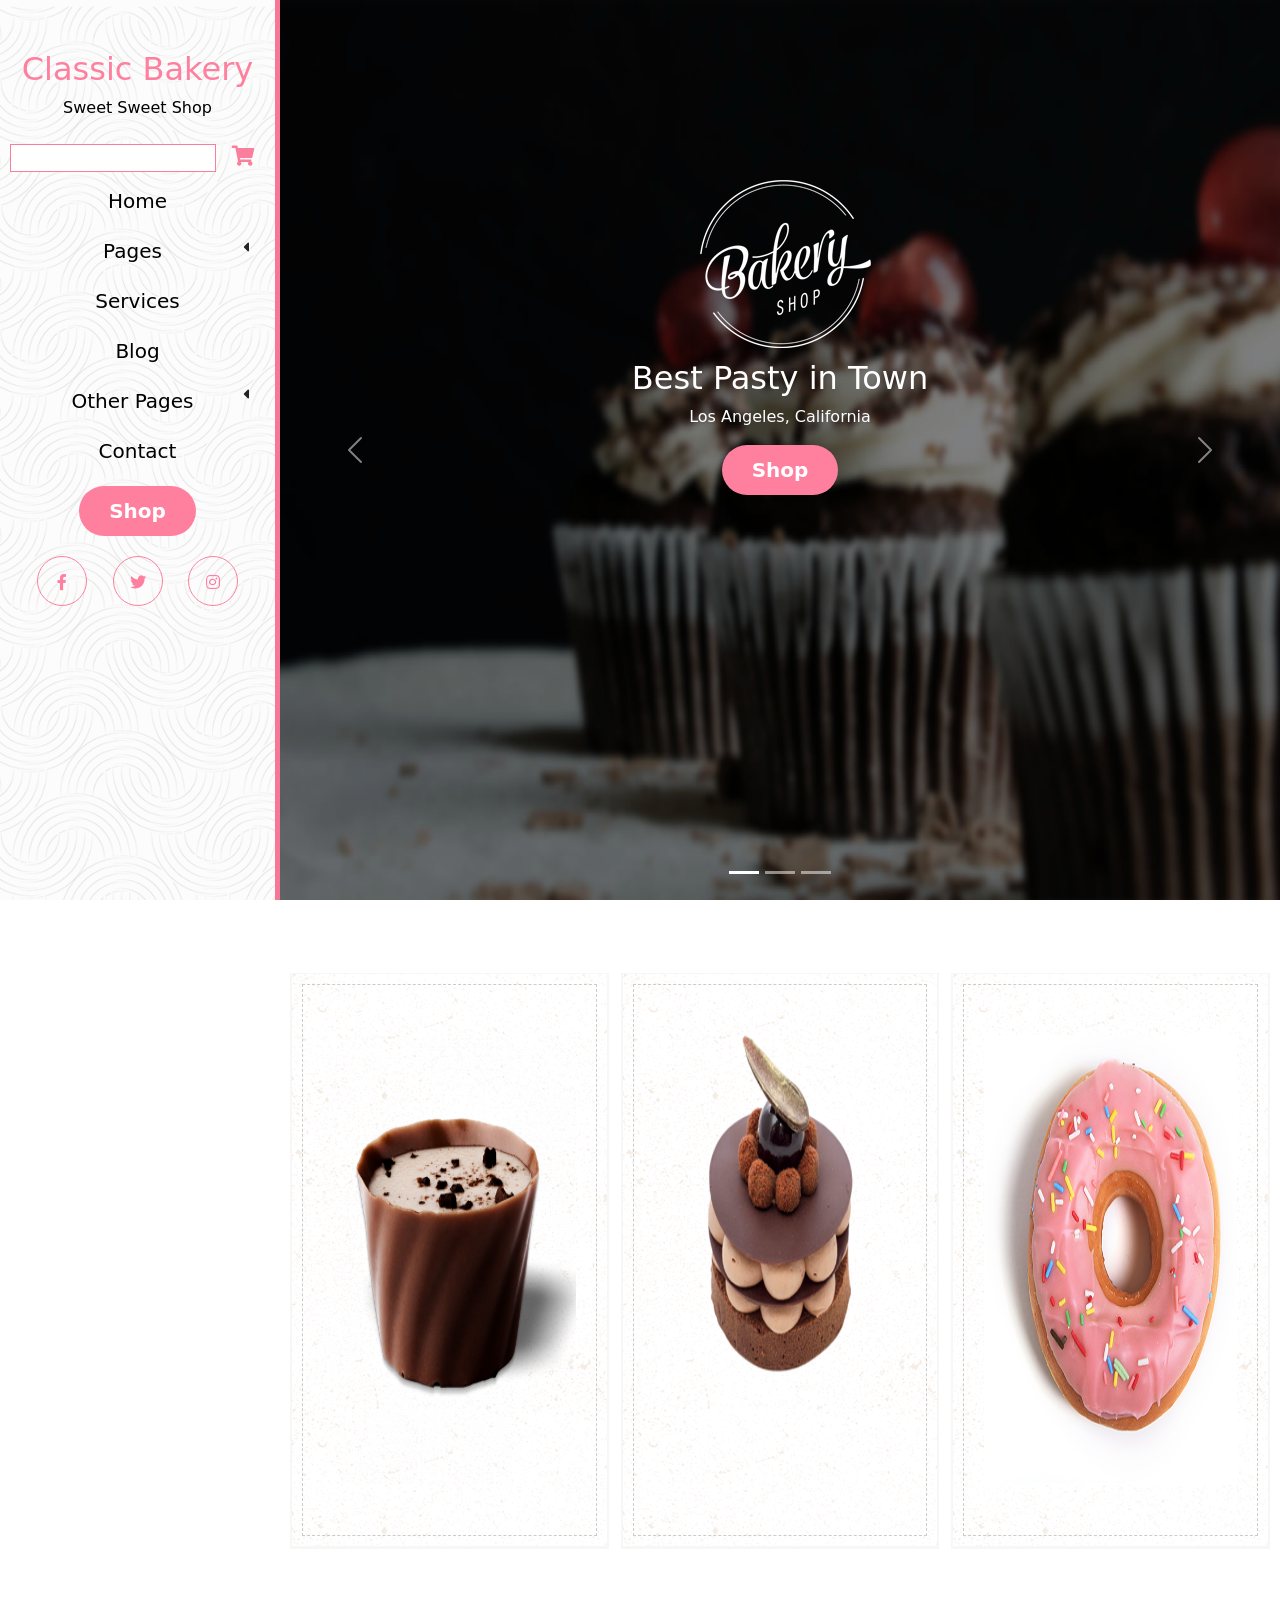
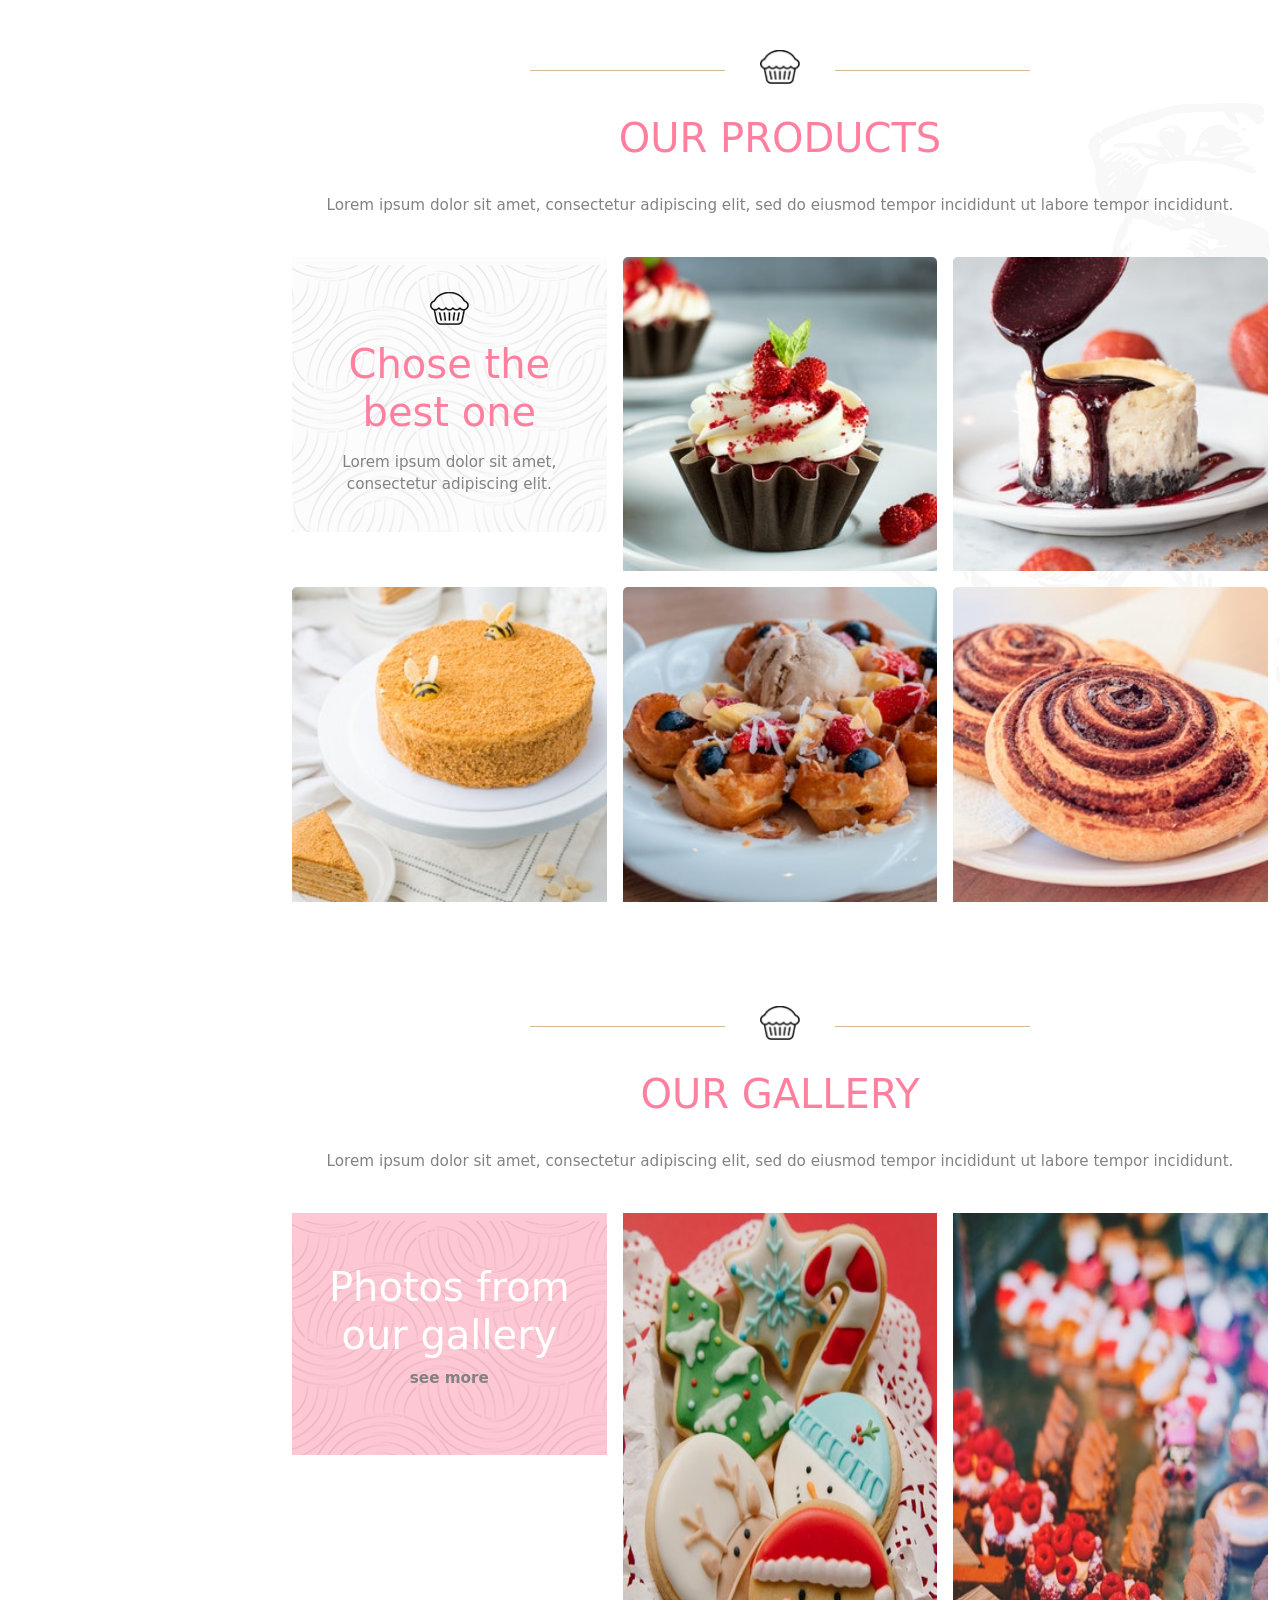
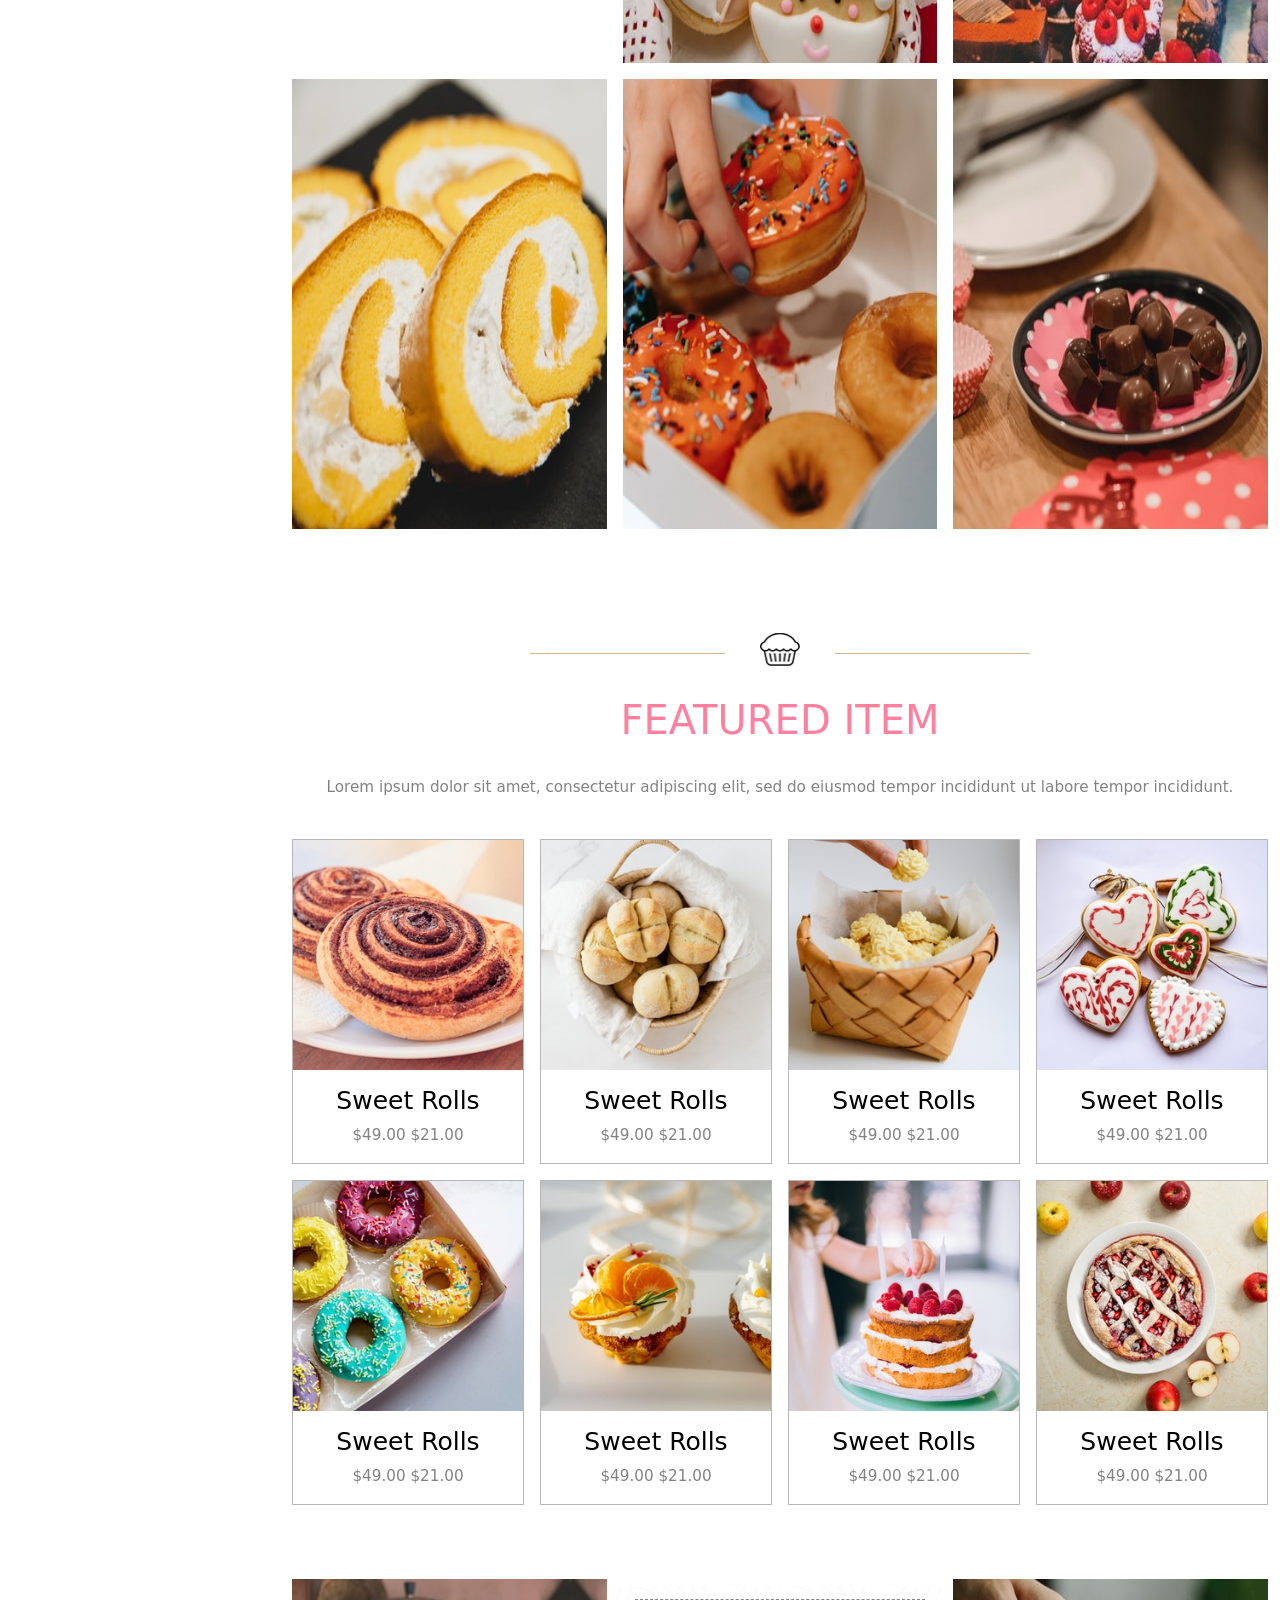
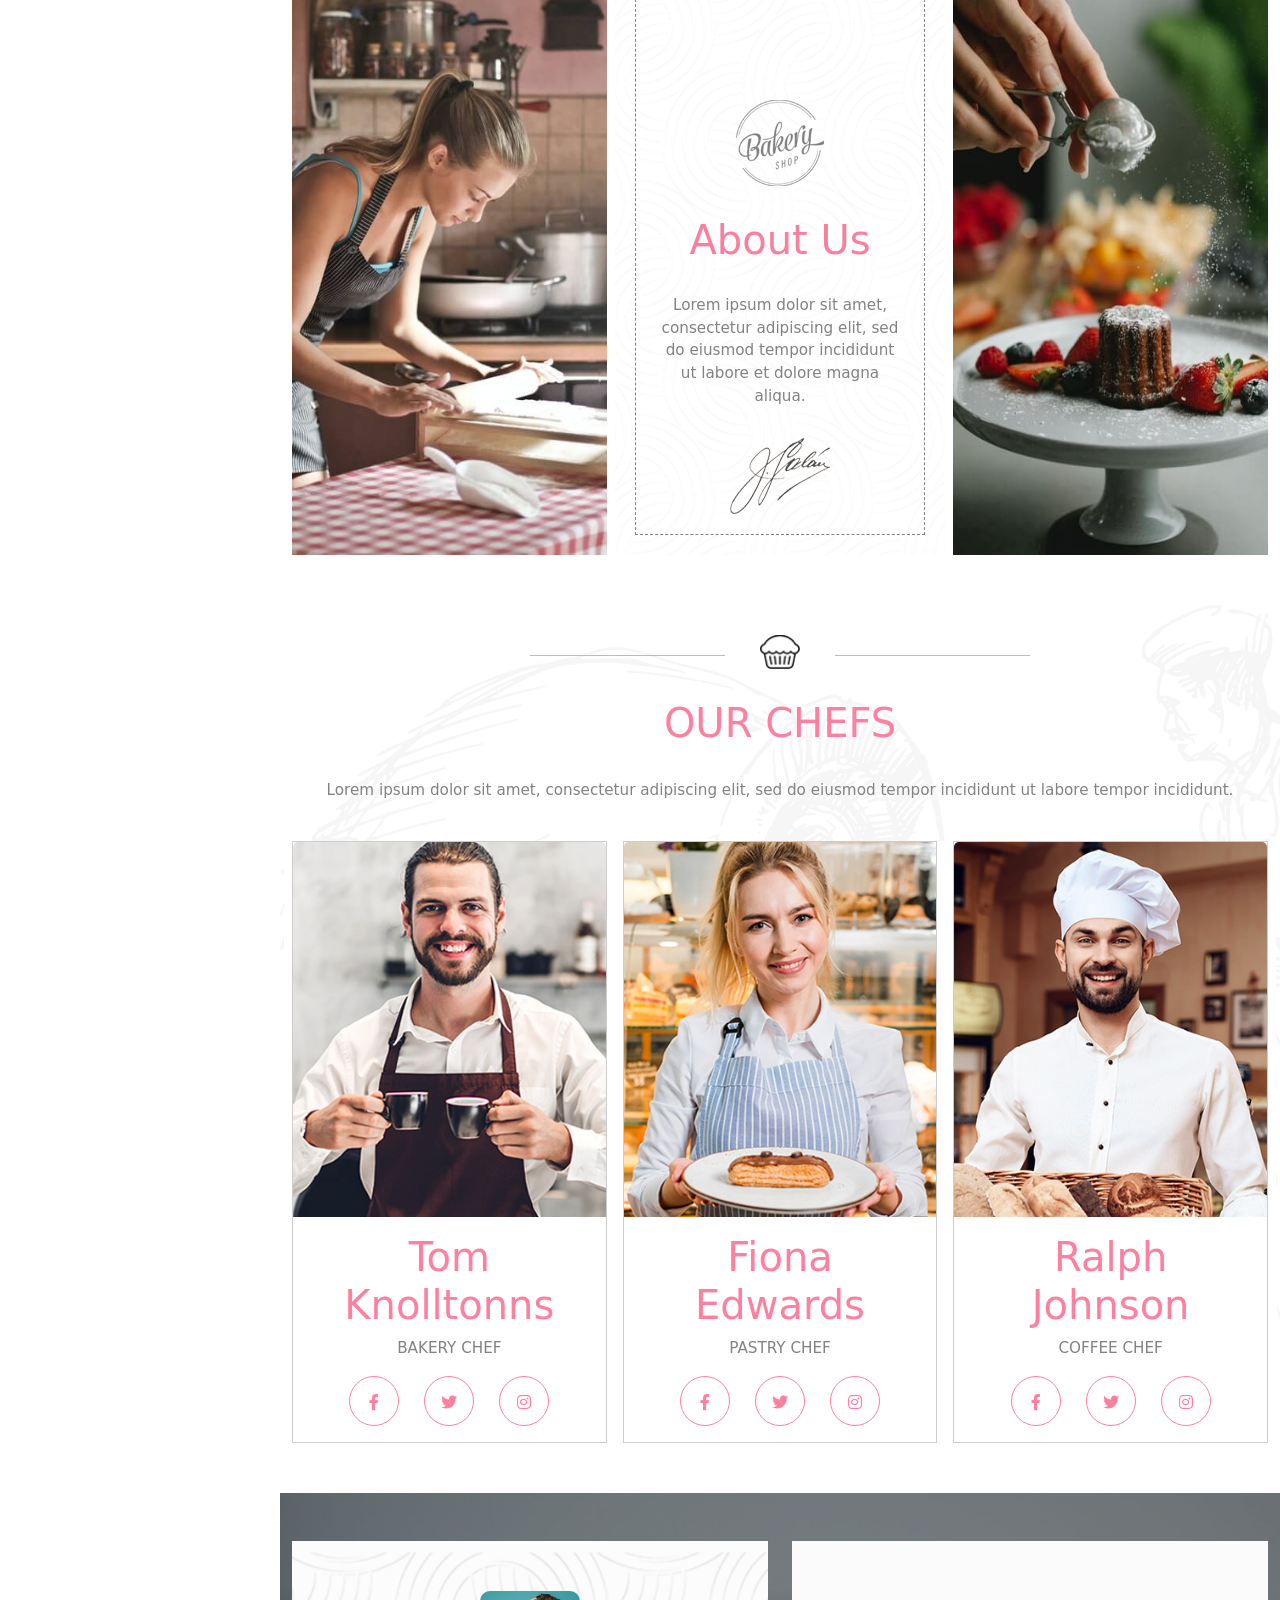
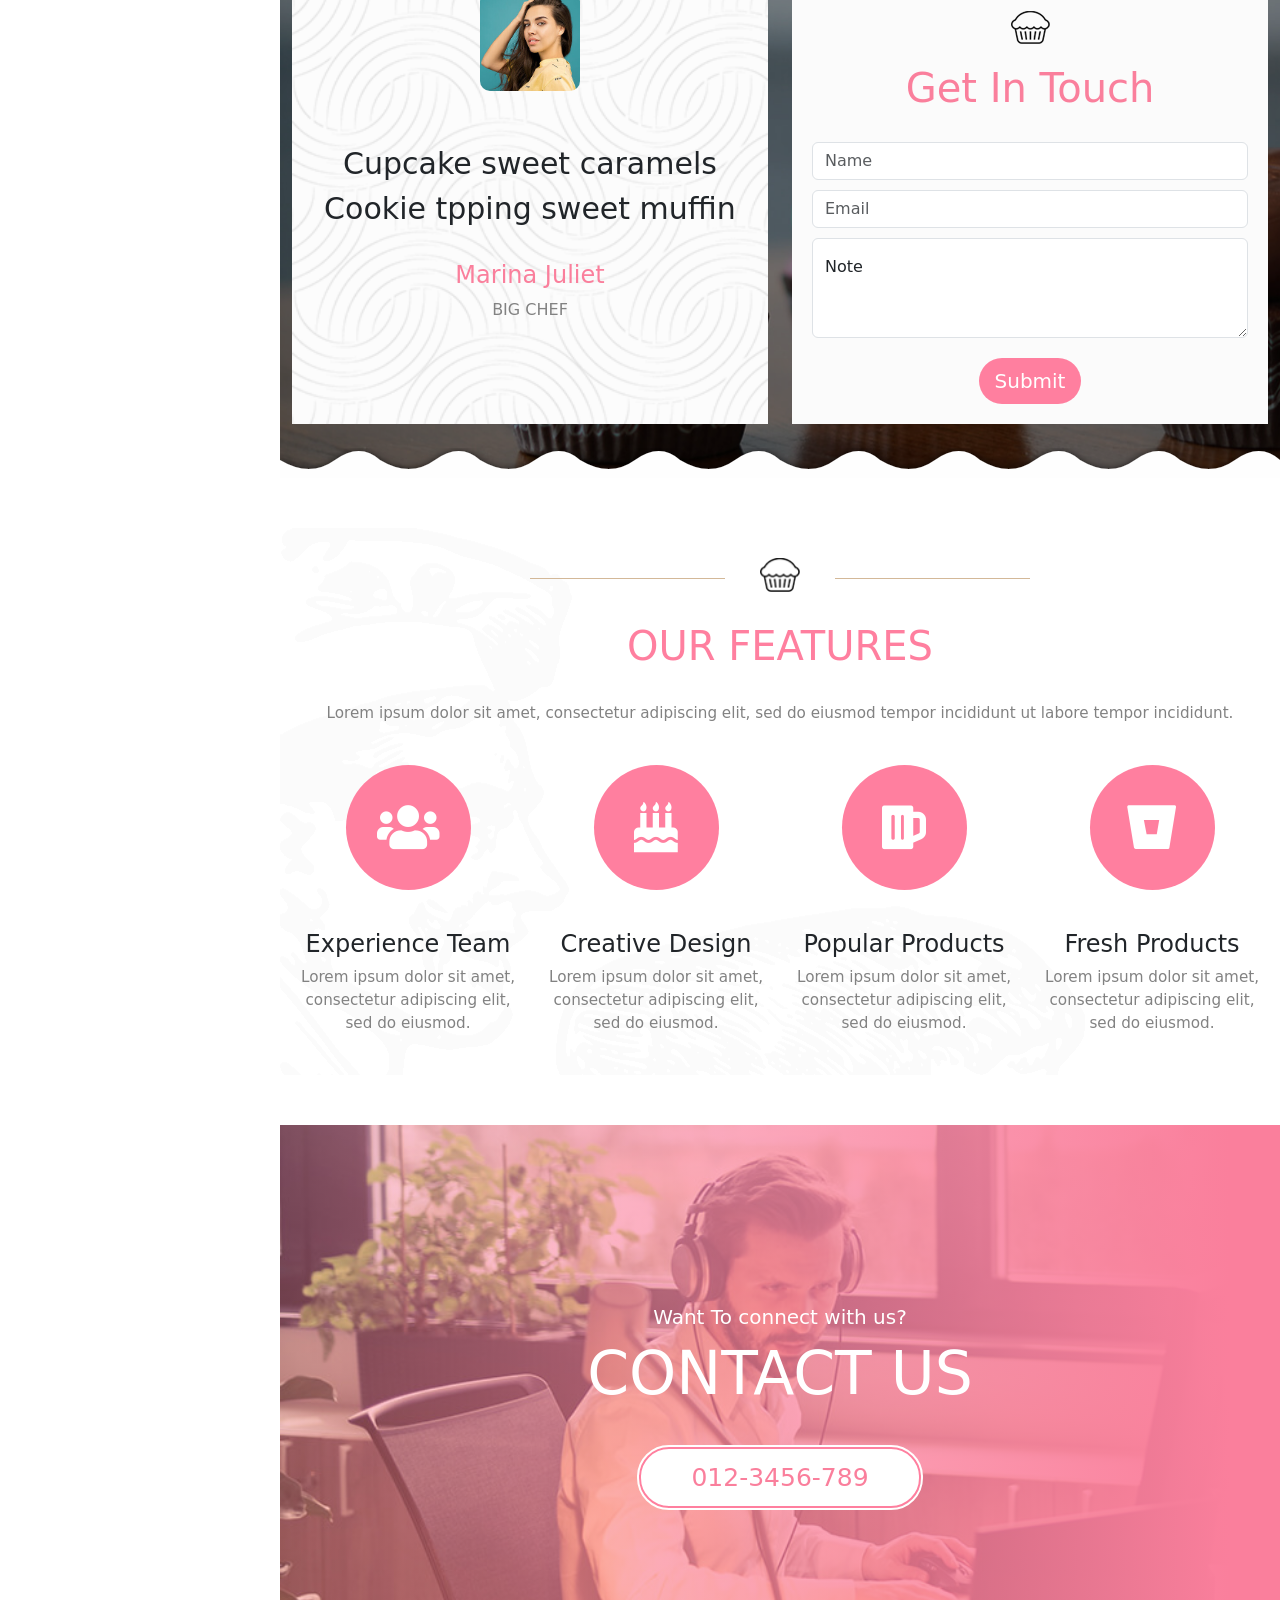
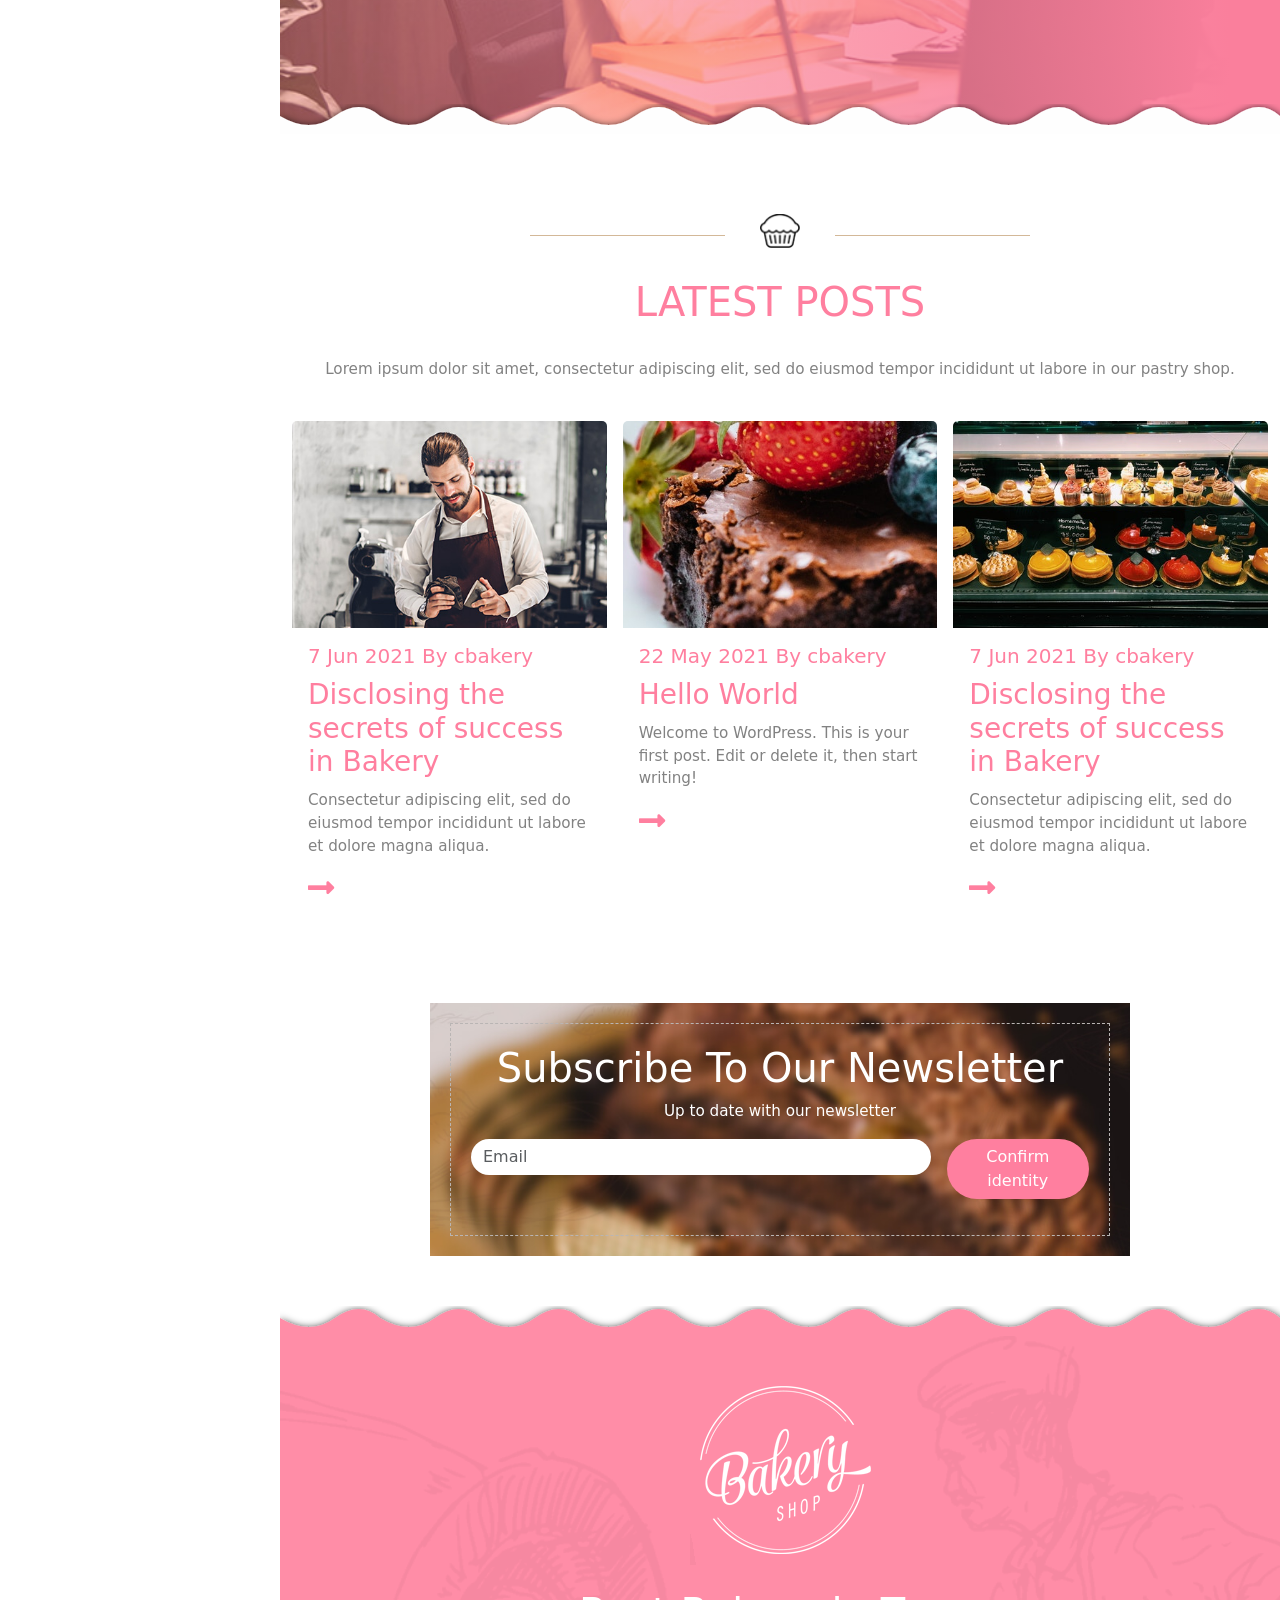
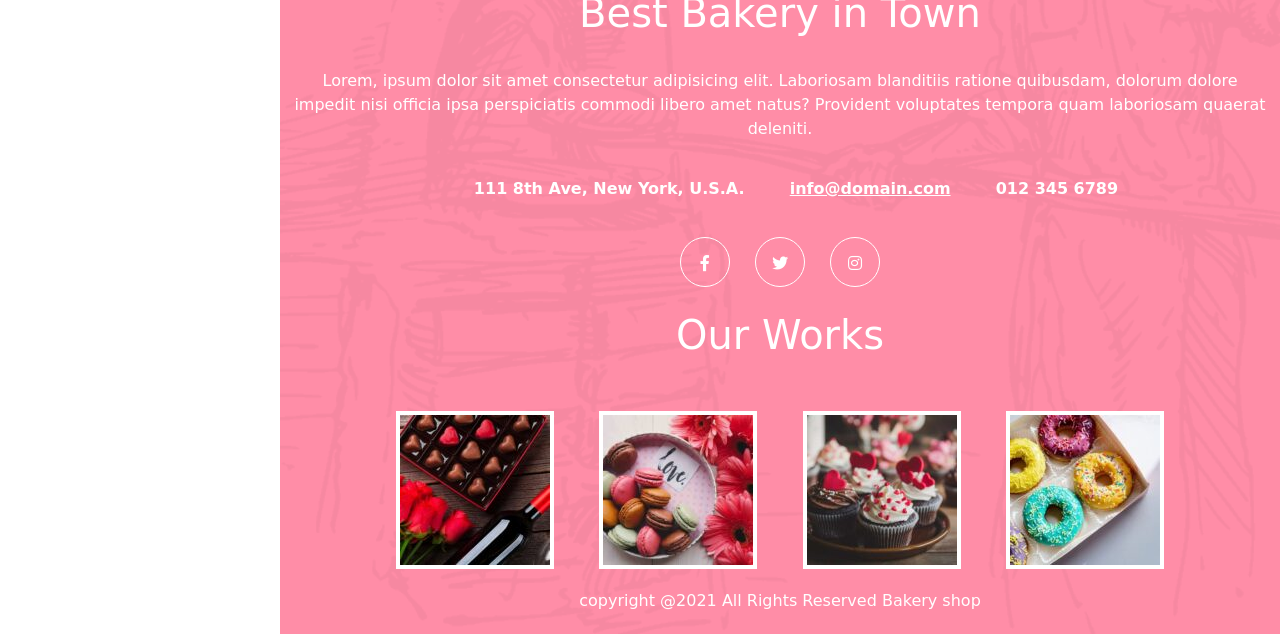
<file: index.html>
<!DOCTYPE html>
<html lang="en">

<head>
    <meta charset="UTF-8">
    <meta http-equiv="X-UA-Compatible" content="IE=edge">
    <meta name="viewport" content="width=device-width, initial-scale=1.0">
    <!-- title -->
    <title>Classic Bakery - Sweet Sweet Shop</title>
    <!-- font awesome -->
    <link rel="stylesheet" href="https://pro.fontawesome.com/releases/v5.10.0/css/all.css"
        integrity="sha384-AYmEC3Yw5cVb3ZcuHtOA93w35dYTsvhLPVnYs9eStHfGJvOvKxVfELGroGkvsg+p" crossorigin="anonymous" />
    <!-- bootstrap -->
    <link href="https://cdn.jsdelivr.net/npm/bootstrap@5.1.3/dist/css/bootstrap.min.css" rel="stylesheet"
        integrity="sha384-1BmE4kWBq78iYhFldvKuhfTAU6auU8tT94WrHftjDbrCEXSU1oBoqyl2QvZ6jIW3" crossorigin="anonymous">
    <!-- wow css -->
    <link rel="stylesheet" href="css/animate.css">
    <!-- icon -->
    <link rel="icon"
        href="https://www.theclassictemplates.com/demo/classic-bakery/wp-content/uploads/2021/05/cropped-h9-img-3-192x192.png"
        sizes="192x192" />
    <link rel="apple-touch-icon"
        href="https://www.theclassictemplates.com/demo/classic-bakery/wp-content/uploads/2021/05/cropped-h9-img-3-180x180.png" />

    <!-- main style -->
    <link rel="stylesheet" href="css/main_style.css">
    <!-- home page style -->
    <link rel="stylesheet" href="css/home_style.css">
</head>

<body>



    <input type="checkbox" id="check">
    <label for="check" class="icon-btn checkbtn">
        <i class="fas fa-bars"></i>
    </label>

    <!-- start nav left -->
    <nav>
        <div class="nav-header">
            <h2 class="tite1">Classic Bakery</h2>
            <p class="titel2">Sweet Sweet Shop</p>
            <input type="search" class="search-field" placeholder="" value="" name="s" />
            <a href="#" class="cart"><i class="fa fa-shopping-cart"></i></a>
        </div>
        <ul class="nav-ul">
            <li class="nav-ul-li">
                <a href="">Home</a>
            </li>
            <li class="nav-ul-li">
                <a href="">Pages</a>
                <span style="float: right;">
                    <i class="fas fa-sort-down  fa-rotate-90"></i>
                </span>
                <ul>
                    <li>
                        <i class="fas fa-sort-down fa-rotate-270"></i>
                        <a href="pages/team_page.html">Team</a>
                    </li>
                    <li>
                        <i class="fas fa-sort-down fa-rotate-270"></i>
                        <a href="pages/testimoniais_page.html">Testimoniais</a>
                    </li>
                    <li>
                        <i class="fas fa-sort-down fa-rotate-270 "></i>
                        <a href="pages/faq_page.html">Faq</a>
                    </li>
                    <li>
                        <i class="fas fa-sort-down fa-rotate-270 "></i>
                        <a href="pages/gallery_page.html">Gallery</a>
                    </li>
                </ul>
            </li>
            <li class="nav-ul-li">
                <a href="">Services</a>
            </li>
            <li class="nav-ul-li">

                <a href="">Blog</a>
            </li>
            <li class="nav-ul-li">
                <a href="">Other Pages</a>
                <i style="float: right;" class="fas fa-sort-down  fa-rotate-90 float-right"></i>
                <ul>
                    <li>
                        <i class="fas fa-sort-down fa-rotate-270"></i>
                        <a href="">Shop</a>
                    </li>
                    <li>
                        <i class="fas fa-sort-down fa-rotate-270"></i>
                        <a href="">My account</a>
                    </li>
                    <li>
                        <i class="fas fa-sort-down fa-rotate-270"></i>
                        <a href="">Cart</a>
                    </li>
                    <li>
                        <i class="fas fa-sort-down fa-rotate-270"></i>
                        <a href="">Checkout</a>
                    </li>
                </ul>
            </li>
            <li class="nav-ul-li">
                <a href="pages/contact_us.html">Contact</a>
            </li>
            <li class="nav-ul-li">
                <input type="button" value="Shop" class="nav-btn rounded-pill">
            </li>
            <li class="nav-ul-li">
                <div class="icons">
                    <i class="fab fa-facebook-f"></i>
                    <i class="fab fa-twitter"></i>
                    <i class="fab fa-instagram"></i>
                </div>
            </li>
        </ul>
    </nav>
    <!-- end nav left -->
    <!-- start main page -->
    <div class="main container-fuild">
        <!-- start nav top -->
        <navbar class="navbar container-fuild">
            <div class="container">
                <div class="row py-2 text-center">
                    <div class="col-9">
                        <h2 style="color: #ff8da7;" class="navbar-brand">Classic Baker</h2>
                        <h6 class="titel2">
                            Sweet Sweet Shop
                        </h6>
                    </div>
                    <div class="col-3">
                        <input type="checkbox" id="check">
                        <label for="check" class="checkbtn">
                            <i class="fas fa-bars"></i>
                        </label>
                    </div>
                </div>
                <div class="row py-2 text-center">
                    <div class="col-9">
                        <input class="form-control" type="text" placeholder="" aria-label="default input example">
                    </div>
                    <div class="col-3">
                        <input type="" id="check">
                        <label for="" class="checkbtn">
                            <i class="fa fa-shopping-cart"></i>
                        </label>
                    </div>
                </div>
            </div>
        </navbar>
        <!-- end nav top -->
        <!-- start slider -->

        <section class="sec-slider">
            <div id="carouselExampleCaptions" class="carousel slide" data-bs-ride="carousel" style="z-index: -2;">
                <div class="carousel-indicators">
                    <button type="button" data-bs-target="#carouselExampleCaptions" data-bs-slide-to="0" class="active"
                        aria-current="true" aria-label="Slide 1"></button>
                    <button type="button" data-bs-target="#carouselExampleCaptions" data-bs-slide-to="1"
                        aria-label="Slide 2"></button>
                    <button type="button" data-bs-target="#carouselExampleCaptions" data-bs-slide-to="2"
                        aria-label="Slide 3"></button>
                </div>
                <div class="carousel-inner">
                    <div class="carousel-item active">
                        <img src="img/slider/slider_1.jpg" class="d-block w-100" alt="...">
                        <div class="carousel-caption  d-md-block">
                            <div class="logo wow bounceIn"  data-wow-duration="2s" data-wow-delay="0.5s">
                                <img src="img/logo.png" class="image" />
                            </div>
                            <div class="wow bounceIn" data-wow-duration="2s" data-wow-delay="0.5s">
                                <h2>Best Pasty in Town</h2>
                                <p>Los Angeles, California</p>
                            </div>
                            <input type="button" value="Shop"  data-wow-duration="2s" data-wow-delay="0.5s" class="wow bounceIn slider-btn rounded-pill">
                        </div>
                    </div>
                    <div class="carousel-item">
                        <img src="img/slider/slider_2.jpg" class="d-block w-100" alt="...">
                        <div class="carousel-caption  d-md-block">
                            <div class="logo wow bounceIn"  data-wow-duration="2s" data-wow-delay="0.5s">
                                <img src="img/logo.png" class="image" />
                            </div>
                            <div class="wow bounceIn" data-wow-duration="2s" data-wow-delay="0.5s">
                                <h2>Best Pasty in Town</h2>
                                <p>Los Angeles, California</p>
                            </div>
                            <input type="button" value="Shop"  data-wow-duration="2s" data-wow-delay="0.5s" class="wow bounceIn slider-btn rounded-pill">
                        </div>
                    </div>
                    <div class="carousel-item">
                        <img src="img/slider/slider_3.jpg" class="d-block w-100" alt="...">
                        <div class="carousel-caption  d-md-block">
                            <div class="logo wow bounceIn"  data-wow-duration="2s" data-wow-delay="0.5s">
                                <img src="img/logo.png" class="image" />
                            </div>
                            <div class="wow bounceIn" data-wow-duration="2s" data-wow-delay="0.5s">
                                <h2>Best Pasty in Town</h2>
                                <p>Los Angeles, California</p>
                            </div>
                            <input type="button" value="Shop"  data-wow-duration="2s" data-wow-delay="0.5s" class="wow bounceIn slider-btn rounded-pill">
                        </div>
                    </div>
                </div>
                <button class="carousel-control-prev" type="button" data-bs-target="#carouselExampleCaptions"
                    data-bs-slide="prev">
                    <span class="carousel-control-prev-icon" aria-hidden="true"></span>
                    <span class="visually-hidden">Previous</span>
                </button>
                <button class="carousel-control-next" type="button" data-bs-target="#carouselExampleCaptions"
                    data-bs-slide="next">
                    <span class="carousel-control-next-icon" aria-hidden="true"></span>
                    <span class="visually-hidden">Next</span>
                </button>
            </div>
        </section>
        <!-- end slider -->
        <!-- start section area-inner -->
        <section class="sec-area-inner container">
            <div class="row g-3 py-4 row-cols-1 row-cols-lg-3">
                <div class="wow bounceIn col card">
                    <div class="all">
                        <div class="content">
                            <img src="img/area-inner/area_inner_1.png" alt="">
                        </div>
                    </div>
                </div>
                <div class="wow bounceIn col card">
                    <div class="all">
                        <div class="content">
                            <img src="img/area-inner/area_inner_2.png" alt="">
                        </div>
                    </div>
                </div>
                <div class="wow bounceIn col card">
                    <div class="all">
                        <div class="content">
                            <img src="img/area-inner/area_inner_3.png" alt="">
                        </div>
                    </div>
                </div>
            </div>
        </section>
        <!-- end section area-inner -->
        <!-- start section of OUR PRODUCTS -->
        <section class="sec sec-our-products container">
            <div class="wow bounceIn" data-wow-duration="2s">
                <div class="sec-header">
                    <div class="sec-header-l"></div>
                    <img src="img/ornaments4.png" class="icon_header" alt="">
                    <div class="sec-header-r"></div>
                </div>
                <h1>OUR PRODUCTS</h1>
                <br>
                <p>Lorem ipsum dolor sit amet, consectetur adipiscing elit, sed do eiusmod tempor incididunt ut labore
                    tempor
                    incididunt.</p>
            </div>
            <div class="row g-3 py-4 row-cols-2 row-cols-lg-3">
                <div class="col card wow bounceIn" data-wow-duration="2s">
                    <div class="chose">
                        <img src="img/ornaments4.png" class="icon_header" alt="">
                        <h1>Chose the best one</h1>
                        <p>Lorem ipsum dolor sit amet, consectetur adipiscing elit.</p>
                    </div>
                </div>
                <div class="col card wow bounceIn">
                    <img src="img/product/product_1.jpg" class="card-img-top" alt="...">
                </div>
                <div class="col card wow bounceIn">
                    <img src="img/product/product_2.jpg" class="card-img-top" alt="...">
                </div>
                <div class="col card wow bounceIn">
                    <img src="img/product/product_3.jpg" class="card-img-top" alt="...">
                </div>
                <div class="col card wow bounceIn">
                    <img src="img/product/product_4.jpg" class="card-img-top" alt="...">
                </div>
                <div class="col card wow bounceIn">
                    <img src="img/product/product_5.jpg" class="card-img-top" alt="...">
                </div>
            </div>
        </section>
        <!-- end section of OUR PRODUCTS -->
        <!-- start our-gallery -->

        <section class="sec sec-our-gallery container">
            <div class="wow bounceIn" data-wow-duration="2s">
                <div class="sec-header">
                    <div class="sec-header-l"></div>
                    <img src="img/ornaments4.png" class="icon_header" alt="">
                    <div class="sec-header-r"></div>
                </div>
                <h1>OUR GALLERY</h1>
                <br>
                <p>Lorem ipsum dolor sit amet, consectetur adipiscing elit, sed do eiusmod tempor incididunt ut labore
                    tempor
                    incididunt.</p>
            </div>
            <div class="row g-3 py-4 row-cols-1 row-cols-lg-3">
                <div class="col wow bounceIn">
                    <div class="chose">
                        <h1>Photos from our gallery</h1>
                        <p>see more</p>
                    </div>
                </div>
                <div class="col wow bounceIn">
                    <img src="img/gallery/gallery_1.jpg" alt="">
                </div>
                <div class="col wow bounceIn">
                    <img src="img/gallery/gallery_2.jpg" alt="">
                </div>
                <div class="col wow bounceIn">
                    <img src="img/gallery/gallery_3.jpg" alt="">
                </div>
                <div class="col wow bounceIn">
                    <img src="img/gallery/gallery_4.jpg" alt="">
                </div>
                <div class="col wow bounceIn">
                    <img src="img/gallery/gallery_5.jpg" alt="">
                </div>
            </div>
        </section>
        <!-- end our-gallery -->
        <!-- start section of FEATURED ITEM -->
        <section class="sec sec-featured-item container">
            <div class="wow bounceIn">
                <div class="sec-header">
                    <div class="sec-header-l"></div>
                    <img src="img/ornaments4.png" class="icon_header" alt="">
                    <div class="sec-header-r"></div>
                </div>
                <h1>FEATURED ITEM</h1>
                <br>
                <p>Lorem ipsum dolor sit amet, consectetur adipiscing elit, sed do eiusmod tempor incididunt ut labore
                    tempor
                    incididunt.</p>
            </div>
            <div class="row g-3 py-4 row-cols-2 row-cols-lg-4">
                <div class="col card wow bounceIn">
                    <div class="content">
                        <img src="img/featured_item/featured_item_1.jpg" class="card-img-top" alt="...">
                        <div class="card-body">
                            <h1 class="card-title">Sweet Rolls</h1>
                            <p class="card-text">$49.00 $21.00</p>
                        </div>
                    </div>
                </div>
                <div class="col card wow bounceIn">
                    <div class="content">
                        <img src="img/featured_item/featured_item_2.jpg" class="card-img-top" alt="...">
                        <div class="card-body">
                            <h1 class="card-title">Sweet Rolls</h1>
                            <p class="card-text">$49.00 $21.00</p>
                        </div>
                    </div>
                </div>
                <div class="col card wow bounceIn">
                    <div class="content">
                        <img src="img/featured_item/featured_item_3.jpg" class="card-img-top" alt="...">
                        <div class="card-body">
                            <h1 class="card-title">Sweet Rolls</h1>
                            <p class="card-text">$49.00 $21.00</p>
                        </div>
                    </div>
                </div>
                <div class="col card wow bounceIn">
                    <div class="content">
                        <img src="img/featured_item/featured_item_4.jpg" class="card-img-top" alt="...">
                        <div class="card-body">
                            <h1 class="card-title">Sweet Rolls</h1>
                            <p class="card-text">$49.00 $21.00</p>
                        </div>
                    </div>
                </div>
                <div class="col card wow bounceIn">
                    <div class="content">
                        <img src="img/featured_item/featured_item_5.jpg" class="card-img-top" alt="...">
                        <div class="card-body">
                            <h1 class="card-title">Sweet Rolls</h1>
                            <p class="card-text">$49.00 $21.00</p>
                        </div>
                    </div>
                </div>
                <div class="col card wow bounceIn">
                    <div class="content">
                        <img src="img/featured_item/featured_item_6.jpg" class="card-img-top" alt="...">
                        <div class="card-body">
                            <h1 class="card-title">Sweet Rolls</h1>
                            <p class="card-text">$49.00 $21.00</p>
                        </div>
                    </div>
                </div>
                <div class="col card wow bounceIn">
                    <div class="content">
                        <img src="img/featured_item/featured_item_7.jpg" class="card-img-top" alt="...">
                        <div class="card-body">
                            <h1 class="card-title">Sweet Rolls</h1>
                            <p class="card-text">$49.00 $21.00</p>
                        </div>
                    </div>
                </div>
                <div class="col card wow bounceIn">
                    <div class="content">
                        <img src="img/featured_item/featured_item_8.jpg" class="card-img-top" alt="...">
                        <div class="card-body">
                            <h1 class="card-title">Sweet Rolls</h1>
                            <p class="card-text">$49.00 $21.00</p>
                        </div>
                    </div>
                </div>
            </div>
        </section>
        <!-- end section of FEATURED ITEM -->
        <!-- start section of about -->
        <section class="sec-about container">
            <div class="row g-3 row-cols-1 row-cols-lg-3">
                <div class="col">
                    <img src="img/about/about_1.jpg" width="100%" height="100%" alt="">
                </div>
                <div class="col content-center wow bounceIn">
                    <div class="data">
                        <img src="img/ornaments.png" alt="">
                        <h1>About Us</h1>
                        <p>Lorem ipsum dolor sit amet, consectetur adipiscing elit, sed do eiusmod tempor incididunt ut
                            labore et dolore magna aliqua.</p>
                        <img src="img/about/about_signature.png" alt="">
                    </div>
                </div>
                <div class="col">
                    <img src="img/about/about_2.jpg" width="100%" height="100%" alt="">
                </div>
            </div>
        </section>
        <!-- end section of about -->
        <!-- start section of OUR CHEFS -->
        <section class="sec sec-our-chefs container">
            <div class="wow bounceIn">
                <div class="sec-header">
                    <div class="sec-header-l"></div>
                    <img src="img/ornaments4.png" class="icon_header" alt="">
                    <div class="sec-header-r"></div>
                </div>
                <h1>OUR CHEFS</h1>
                <br>
                <p>Lorem ipsum dolor sit amet, consectetur adipiscing elit, sed do eiusmod tempor incididunt ut labore
                    tempor
                    incididunt.</p>
            </div>
            <div class="row g-3 py-4 row-cols-1 row-cols-lg-3">
                <div class="col card wow bounceIn">
                    <div class="content">
                        <img src="img/chef/chef_1.jpg" class="card-img-top" alt="...">
                        <div class="card-body">
                            <h1 class="card-title">Tom Knolltonns</h1>
                            <p class="card-text">BAKERY CHEF</p>
                            <i class="fab fa-facebook-f"></i>
                            <i class="fab fa-twitter"></i>
                            <i class="fab fa-instagram"></i>
                        </div>
                    </div>
                </div>
                <div class="col card wow bounceIn">
                    <div class="content">
                        <img src="img/chef/chef_2.jpg" class="card-img-top" alt="...">
                        <div class="card-body">
                            <h1 class="card-title">Fiona Edwards</h1>
                            <p class="card-text">PASTRY CHEF</p>
                            <i class="fab fa-facebook-f"></i>
                            <i class="fab fa-twitter"></i>
                            <i class="fab fa-instagram"></i>
                        </div>
                    </div>
                </div>
                <div class="col card wow bounceIn">
                    <div class="content">
                        <img src="img/chef/chef_3.jpg" class="card-img-top" alt="...">
                        <div class="card-body">
                            <h1 class="card-title">Ralph Johnson</h1>
                            <p class="card-text">COFFEE CHEF</p>
                            <i class="fab fa-facebook-f"></i>
                            <i class="fab fa-twitter"></i>
                            <i class="fab fa-instagram"></i>
                        </div>
                    </div>
                </div>
            </div>
        </section>
        <!-- end section of OUR CHEFS -->
        <!-- start section of testimonials -->
        <section class="sec-testimonials">
            <div class="all">
                <section class="container">
                    <div class="row g-4  py-4 row-cols-1 row-cols-lg-2">
                        <div class="col">
                            <div class="testimonials-l wow bounceIn">
                                <img src="img/testimmonials/team.jpg" alt="">
                                <p>Cupcake sweet caramels Cookie tpping sweet muffin</p>
                                <h4>Marina Juliet</h4>
                                <h6>BIG CHEF</h6>
                            </div>
                        </div>
                        <div class="col">
                            <div class="testimonials-r wow bounceIn">
                                <img src="img/ornaments4.png" alt="">
                                <h1>Get In Touch</h1>
                                <input class="form-control" type="text" placeholder="Name"
                                    aria-label="default input example">
                                <input class="form-control" type="text" placeholder="Email"
                                    aria-label="default input example">
                                <div class="form-floating">
                                    <textarea class="form-control" placeholder="Note" id="floatingTextarea2"
                                        style="height: 100px"></textarea>
                                    <label for="floatingTextarea2">Note</label>
                                </div>
                                <button type="button" class="btn btn-primary btn-lg">Submit</button>
                            </div>
                        </div>
                    </div>
                </section>
                <svg width="100%" height="30" y="-3">
                    <defs>
                        <pattern id="ice-creamtest" x="0" y="0" width=".02" height="1">
                            <path fill="#FEFEFE" d="M0 30 V12 Q30 30 55 12 T100 12 V30z"></path>
                        </pattern>
                        <filter id="f2" x="0" y="0" width="200%" height="200%">
                            <feOffset result="offOut" in="SourceAlpha" dx="0" dy="2"></feOffset>
                            <feGaussianBlur result="blurOut" in="offOut" stdDeviation="4"></feGaussianBlur>
                            <feBlend in="SourceGraphic" in2="blurOut" mode="normal"></feBlend>
                        </filter>
                    </defs>
                    <rect width="5000" height="30" fill="url(#ice-creamtest)" filter="url(#f2)"></rect>
                </svg>
            </div>
        </section>
        <!-- end section of testimonials -->
        <!-- start section of OUR FEATURES -->
        <section class="sec sec-our-features container">
            <div class="wow bounceIn">
                <div class="sec-header">
                    <div class="sec-header-l"></div>
                    <img src="img/ornaments4.png" class="icon_header" alt="">
                    <div class="sec-header-r"></div>
                </div>
                <h1>OUR FEATURES</h1>
                <br>
                <p>Lorem ipsum dolor sit amet, consectetur adipiscing elit, sed do eiusmod tempor incididunt ut labore
                    tempor
                    incididunt.</p>
            </div>
            <div class="row g-3 py-4 row-cols-2 row-cols-lg-4">
                <div class="col wow bounceIn">
                    <i class="fas fa-users"></i>
                    <h4>Experience Team</h4>
                    <p>Lorem ipsum dolor sit amet, consectetur adipiscing elit, sed do eiusmod.</p>
                </div>
                <div class="col wow bounceIn">
                    <i class="fas fa-birthday-cake"></i>
                    <h4>Creative Design</h4>
                    <p>Lorem ipsum dolor sit amet, consectetur adipiscing elit, sed do eiusmod.</p>
                </div>
                <div class="col wow bounceIn">
                    <i class="fas fa-beer"></i>
                    <h4>Popular Products</h4>
                    <p>Lorem ipsum dolor sit amet, consectetur adipiscing elit, sed do eiusmod.</p>
                </div>
                <div class="col wow bounceIn">
                    <i class="fab fa-bitbucket"></i>
                    <h4>Fresh Products</h4>
                    <p>Lorem ipsum dolor sit amet, consectetur adipiscing elit, sed do eiusmod.</p>
                </div>
            </div>
        </section>
        <!-- end section of OUR FEATURES-->
        <!-- section of contact -->
        <section class="sec-contact">
            <div class="content">
                <div class="data wow bounceIn">
                    <h5>Want To connect with us?</h5>
                    <h1>CONTACT US</h1>
                    <button type="submit" class="btn btn-primary mb-3">012-3456-789</button>
                </div>
                <svg width="100%" height="30" y="-3">
                    <defs>
                        <pattern id="ice-cream" x="0" y="0" width=".02" height="1">
                            <path fill="#FEFEFE" d="M0 30 V12 Q30 30 55 12 T100 12 V30z"></path>
                        </pattern>
                        <filter id="f2" x="0" y="0" width="200%" height="200%">
                            <feOffset result="offOut" in="SourceAlpha" dx="0" dy="2"></feOffset>
                            <feGaussianBlur result="blurOut" in="offOut" stdDeviation="4"></feGaussianBlur>
                            <feBlend in="SourceGraphic" in2="blurOut" mode="normal"></feBlend>
                        </filter>
                    </defs>
                    <rect width="5000" height="30" fill="url(#ice-cream)" filter="url(#f2)"></rect>
                </svg>
            </div>
        </section>
        <!-- end of contact -->
        <!-- start section of LATEST POSTS -->
        <section class="sec sec-latest-posts container">
            <div class="wow bounceIn">
                <div class="sec-header">
                    <div class="sec-header-l"></div>
                    <img src="img/ornaments4.png" class="icon_header" alt="">
                    <div class="sec-header-r"></div>
                </div>
                <h1>LATEST POSTS</h1>
                <br>
                <p>Lorem ipsum dolor sit amet, consectetur adipiscing elit, sed do eiusmod tempor incididunt ut labore
                    in
                    our
                    pastry shop.</p>
            </div>

            <div class="row g-3 py-4 row-cols-1 row-cols-lg-3">
                <div class="col card wow bounceIn">
                    <div class="content">
                        <img src="img/posts/post_1.jpg" class="card-img-top" alt="...">
                        <div class="card-body">
                            <h5>7 Jun 2021 By cbakery</h5>
                            <h3>Disclosing the secrets of success in Bakery</h3>
                            <p>Consectetur adipiscing elit, sed do eiusmod tempor incididunt ut labore et dolore magna
                                aliqua.</p>
                            <i class="fas fa-long-arrow-alt-right"></i>
                        </div>
                    </div>
                </div>
                <div class="col card wow bounceIn">
                    <div class="content">
                        <img src="img/posts/post_2.jpg" class="card-img-top" alt="...">
                        <div class="card-body">
                            <h5>22 May 2021 By cbakery</h5>
                            <h3>Hello World</h3>
                            <p>Welcome to WordPress. This is your first post. Edit or delete it, then start writing!</p>
                            <i class="fas fa-long-arrow-alt-right"></i>
                        </div>
                    </div>
                </div>
                <div class="col card wow bounceIn">
                    <div class="content">
                        <img src="img/posts/post_3.jpg" class="card-img-top" alt="...">
                        <div class="card-body">
                            <h5>7 Jun 2021 By cbakery</h5>
                            <h3>Disclosing the secrets of success in Bakery</h3>
                            <p>Consectetur adipiscing elit, sed do eiusmod tempor incididunt ut labore et dolore magna
                                aliqua.</p>
                            <i class="fas fa-long-arrow-alt-right"></i>
                        </div>
                    </div>
                </div>
            </div>
        </section>
        <!-- end section of LATEST POSTS -->
        <!-- start section of subscribe -->
        <section class="sec sec-subscribe container">
            <div class="content wow bounceIn">
                <h1>Subscribe To Our Newsletter</h1>
                <p>Up to date with our newsletter</p>
                <div class="row g-3">
                    <div class="col-md-9 col-xs-12">
                        <input type="email" class="form-control" id="inputPassword2" placeholder="Email">
                    </div>
                    <div class="col-md-3 col-xs-12">
                        <button type="submit" class="btn btn-primary mb-3">Confirm identity</button>
                    </div>
                </div>
            </div>
        </section>
        <!-- end section of subscribe -->
        <!-- start footer -->
        <svg width="100%" height="30" y="-3">
            <defs>
                <pattern id="footer-ices-cream" x="0" y="0" width=".02" height="1">
                    <path fill="#ff8da7" d="M0 30 V12 Q30 30 55 12 T100 12 V30z"></path>
                </pattern>
                <filter id="f2" x="0" y="0" width="200%" height="200%">
                    <feOffset result="offOut" in="SourceAlpha" dx="0" dy="2"></feOffset>
                    <feGaussianBlur result="blurOut" in="offOut" stdDeviation="4"></feGaussianBlur>
                    <feBlend in="SourceGraphic" in2="blurOut" mode="normal"></feBlend>
                </filter>
            </defs>
            <rect width="5000" height="30" fill="url(#footer-ices-cream)" filter="url(#f2)"></rect>
        </svg>
        <footer id="footer">
            <div class="sec-footer container">
                <img src="img/logo.png" class="wow bounceIn image" />
                <br>
                <br>
                <div class="wow bounceIn">
                    <h1 class=" heading-font font-weight-500">Best Bakery in Town</h1>
                    <br>
                    <p>Lorem, ipsum dolor sit amet consectetur adipisicing elit. Laboriosam blanditiis ratione
                        quibusdam, dolorum dolore impedit nisi officia ipsa perspiciatis commodi libero amet natus?
                        Provident voluptates tempora quam laboriosam quaerat deleniti.
                    </p>
                    <ul>
                        <li>111 8th Ave, New York, U.S.A.</li>
                        <li><a href="mailto:info@domain.com">info@domain.com</a></li>
                        <li>012 345 6789</li>
                    </ul>
                </div>

                <div class="icons wow bounceIn">
                    <i class="fab fa-facebook-f"></i>
                    <i class="fab fa-twitter"></i>
                    <i class="fab fa-instagram"></i>
                </div>
                <br>
                <h1 class="wow bounceIn">Our Works</h1>
                <br>
                <div class="galleryx text-center wow bounceIn">
                    <div class='gallery-icon text-center'>
                        <img src="img/footer/footer_1.jpg" alt="" />
                    </div>
                    <div class='gallery-icon text-center'>
                        <img src="img/footer/footer_2.jpg" alt="" />
                    </div>
                    <div class='gallery-icon text-center'>
                        <img src="img/footer/footer_3.jpg" alt="" />
                    </div>
                    <div class='gallery-icon text-center'>
                        <img src="img/footer/footer_4.jpg" alt="">
                    </div>
                </div>
                <p>copyright @2021 All Rights Reserved Bakery shop</p>
        </footer>
        <!-- end footer -->
    </div>
    <!-- end main page -->

    <!-- bootstrap js -->
    <script src="https://cdn.jsdelivr.net/npm/bootstrap@5.1.3/dist/js/bootstrap.bundle.min.js"
        integrity="sha384-ka7Sk0Gln4gmtz2MlQnikT1wXgYsOg+OMhuP+IlRH9sENBO0LRn5q+8nbTov4+1p"
        crossorigin="anonymous"></script>
    <!-- wow js -->
    <script src="js/wow.min.js"></script>
    <script>
        new WOW().init();
    </script>
</body>

</html>
</file>
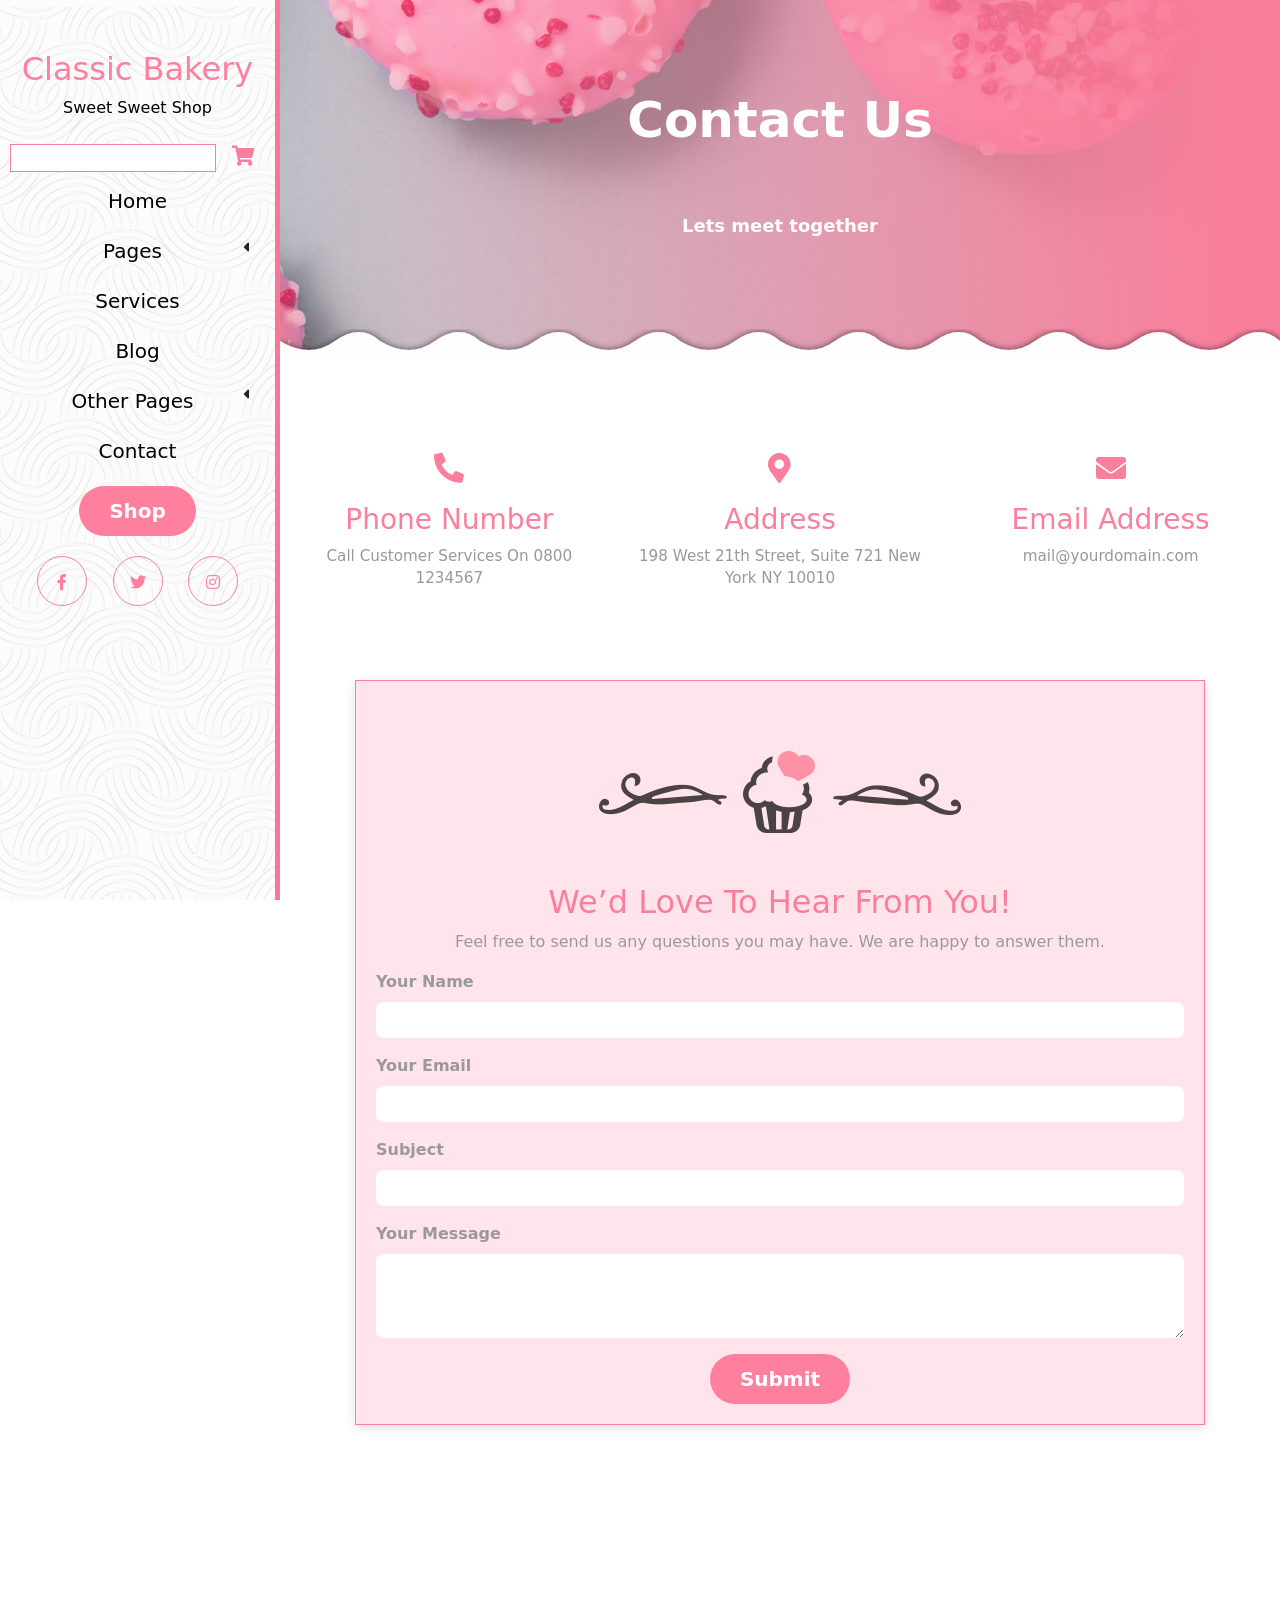
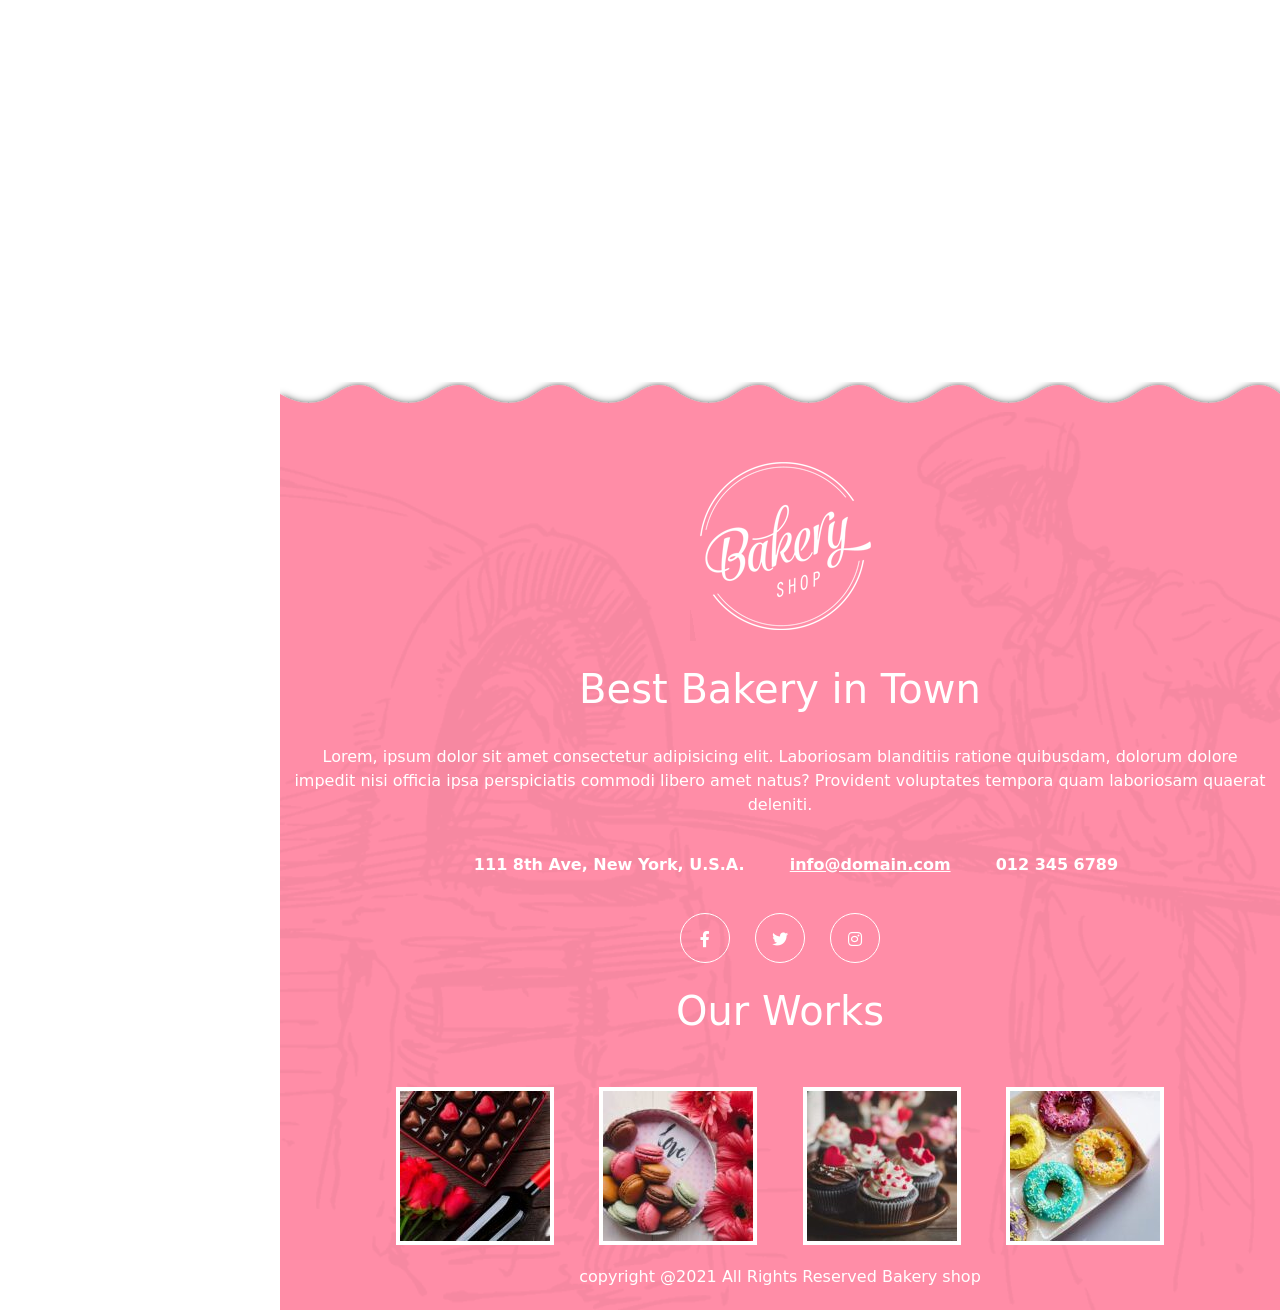
<file: pages/contact_us.html>
<!DOCTYPE html>
<html lang="en">

<head>
    <meta charset="UTF-8">
    <meta http-equiv="X-UA-Compatible" content="IE=edge">
    <meta name="viewport" content="width=device-width, initial-scale=1.0">
    <!-- title -->
    <title>Contact - Classic Bakery</title>
    <!-- font awesome -->
    <link rel="stylesheet" href="https://pro.fontawesome.com/releases/v5.10.0/css/all.css"
        integrity="sha384-AYmEC3Yw5cVb3ZcuHtOA93w35dYTsvhLPVnYs9eStHfGJvOvKxVfELGroGkvsg+p" crossorigin="anonymous" />
    <!-- bootstrap -->
    <link href="https://cdn.jsdelivr.net/npm/bootstrap@5.1.3/dist/css/bootstrap.min.css" rel="stylesheet"
        integrity="sha384-1BmE4kWBq78iYhFldvKuhfTAU6auU8tT94WrHftjDbrCEXSU1oBoqyl2QvZ6jIW3" crossorigin="anonymous">
    <!-- wow css -->
    <link rel="stylesheet" href="../css/animate.css">
    <!-- icon -->
    <link rel="icon"
        href="https://www.theclassictemplates.com/demo/classic-bakery/wp-content/uploads/2021/05/cropped-h9-img-3-192x192.png"
        sizes="192x192" />
    <link rel="apple-touch-icon"
        href="https://www.theclassictemplates.com/demo/classic-bakery/wp-content/uploads/2021/05/cropped-h9-img-3-180x180.png" />
    <!-- main style -->
    <link rel="stylesheet" href="../css/main_style.css">
    <!-- home page style -->
    <link rel="stylesheet" href="../css/contact_us.css">
</head>

<body>
    <input type="checkbox" id="check">
    <label for="check" class="icon-btn checkbtn">
        <i class="fas fa-bars"></i>
    </label>
    <!-- start nav left -->
    <nav>
        <div class="nav-header">
            <h2 class="tite1">Classic Bakery</h2>
            <p class="titel2">Sweet Sweet Shop</p>
            <input type="search" class="search-field" placeholder="" value="" name="s" />
            <a href="#" class="cart"><i class="fa fa-shopping-cart"></i></a>
        </div>
        <ul class="nav-ul">
            <li class="nav-ul-li">
                <a href="../index.html">Home</a>
            </li>
            <li class="nav-ul-li">
                <a href="">Pages</a>
                <span style="float: right;">
                    <i class="fas fa-sort-down  fa-rotate-90"></i>
                </span>
                <ul>
                    <li>
                        <i class="fas fa-sort-down fa-rotate-270"></i>
                        <a href="team_page.html">Team</a>
                    </li>
                    <li>
                        <i class="fas fa-sort-down fa-rotate-270"></i>
                        <a href="testimoniais_page.html">Testimoniais</a>
                    </li>
                    <li>
                        <i class="fas fa-sort-down fa-rotate-270 "></i>
                        <a href="faq_page.html">Faq</a>
                    </li>
                    <li>
                        <i class="fas fa-sort-down fa-rotate-270 "></i>
                        <a href="gallery_page.html">Gallery</a>
                    </li>
                </ul>
            </li>
            <li class="nav-ul-li">
                <a href="">Services</a>
            </li>
            <li class="nav-ul-li">

                <a href="">Blog</a>
            </li>
            <li class="nav-ul-li">
                <a href="">Other Pages</a>
                <i style="float: right;" class="fas fa-sort-down  fa-rotate-90 float-right"></i>
                <ul>
                    <li>
                        <i class="fas fa-sort-down fa-rotate-270"></i>
                        <a href="">Shop</a>
                    </li>
                    <li>
                        <i class="fas fa-sort-down fa-rotate-270"></i>
                        <a href="">My account</a>
                    </li>
                    <li>
                        <i class="fas fa-sort-down fa-rotate-270"></i>
                        <a href="">Cart</a>
                    </li>
                    <li>
                        <i class="fas fa-sort-down fa-rotate-270"></i>
                        <a href="">Checkout</a>
                    </li>
                </ul>
            </li>
            <li class="nav-ul-li">
                <a href="contact_us.html">Contact</a>
            </li>
            <li class="nav-ul-li">
                <input type="button" value="Shop" class="nav-btn rounded-pill">
            </li>
            <li class="nav-ul-li">
                <div class="icons">
                    <i class="fab fa-facebook-f"></i>
                    <i class="fab fa-twitter"></i>
                    <i class="fab fa-instagram"></i>
                </div>
            </li>
        </ul>
    </nav>
    <!-- end nav left -->
    <div class="main container-fuild">
        <!-- start nav top -->
        <navbar class="navbar container-fuild">
            <div class="container">
                <div class="row py-2 text-center">
                    <div class="col-9">
                        <h2 style="color: #ff8da7;" class="navbar-brand">Classic Baker</h2>
                        <h6 class="titel2">
                            Sweet Sweet Shop
                        </h6>
                    </div>
                    <div class="col-3">
                        <input type="checkbox" id="check">
                        <label for="check" class="checkbtn">
                            <i class="fas fa-bars"></i>
                        </label>
                    </div>
                </div>
                <div class="row py-2 text-center">
                    <div class="col-9">
                        <input class="form-control" type="text" placeholder="" aria-label="default input example">
                    </div>
                    <div class="col-3">
                        <input type="" id="check">
                        <label for="" class="checkbtn">
                            <i class="fa fa-shopping-cart"></i>
                        </label>
                    </div>
                </div>
            </div>
        </navbar>
        <!-- end nav top -->
        <!-- start page header -->
        <section class="sec-page-header">
            <div class="content">
                <div class="wow bounceIn">
                    <h1>Contact Us</h1>
                    <br>
                    <br>
                    <span>Lets meet together</span>
                </div>
                <svg width="100%" height="30" y="-3">
                    <defs>
                        <pattern id="ice-creaminner" x="0" y="0" width=".02" height="1">
                            <path fill="#FEFEFE" d="M0 30 V12 Q30 30 55 12 T100 12 V30z"></path>
                        </pattern>
                        <filter id="f2" x="0" y="0" width="200%" height="200%">
                            <feOffset result="offOut" in="SourceAlpha" dx="0" dy="2"></feOffset>
                            <feGaussianBlur result="blurOut" in="offOut" stdDeviation="4"></feGaussianBlur>
                            <feBlend in="SourceGraphic" in2="blurOut" mode="normal"></feBlend>
                        </filter>
                    </defs>
                    <rect width="5000" height="30" fill="url(#ice-creaminner)" filter="url(#f2)"></rect>
                </svg>
            </div>
        </section>
        <!-- end header -->

        <!-- start section info -->
        <section class="sec sec-contact-info container text-center">
            <div class="row py-4 g-3 row-cols-1 row-cols-lg-3">
                <div class="col wow bounceIn">
                    <i class="fas fa-phone-alt"></i>
                    <h3>Phone Number</h3>
                    <p>Call Customer Services On 0800 1234567</p>
                </div>
                <div class="col wow bounceIn">
                    <i class="fas fa-map-marker-alt"></i>
                    <h3>Address</h3>
                    <p>198 West 21th Street, Suite 721 New York NY 10010</p>
                </div>
                <div class="col wow bounceIn">
                    <i class="fas fa-envelope"></i>
                    <h3>Email Address</h3>
                    <p>mail@yourdomain.com</p>
                </div>
            </div>

        </section>
        <!-- end section info -->

        <!-- start section form -->
        <section class="sec-form container">
            <div class="text-center wow bounceIn">
                <img src="../img/contact_us/form_header.png" alt="">
                <h2>We’d Love To Hear From You!</h2>
                <p>Feel free to send us any questions you may have. We are happy to answer them.</p>
            </div>
            <form action="">
                <div class="mb-3 wow bounceIn">
                    <label for="exampleFormControlInput1" class="form-label">Your Name</label>
                    <input type="email" class="form-control" id="exampleFormControlInput1" placeholder="">
                </div>
                <div class="mb-3 wow bounceIn">
                    <label for="exampleFormControlInput1" class="form-label">Your Email</label>
                    <input type="email" class="form-control" id="exampleFormControlInput1" placeholder="">
                </div>
                <div class="mb-3 wow bounceIn">
                    <label for="exampleFormControlInput1" class="form-label">Subject</label>
                    <input type="email" class="form-control" id="exampleFormControlInput1" placeholder="">
                </div>
                <div class="mb-3 wow bounceIn">
                    <label for="exampleFormControlTextarea1" class="form-label">Your Message</label>
                    <textarea class="form-control" id="exampleFormControlTextarea1" rows="3"></textarea>
                </div>
                <div class="text-center wow bounceIn">
                    <input type="button" value="Submit" class="nav-btn rounded-pill">
                </div>
            </form>
        </section>
        <!-- end section form -->

        <!-- start section location -->
        <section class="sec sec-location container wow bounceIn">
            <iframe
                src="https://www.google.com/maps/embed?pb=!1m18!1m12!1m3!1d3404.029163670069!2d-83.51875818537115!3d31.440864058210554!2m3!1f0!2f0!3f0!3m2!1i1024!2i768!4f13.1!3m3!1m2!1s0x88ee018d45388ea9%3A0x59669195b6b3d6ca!2s198%20W%2021th%20St%2C%20Tifton%2C%20GA%2031794%2C%20USA!5e0!3m2!1sen!2sin!4v1620722138341!5m2!1sen!2sin"
                width="100%" height="450" style="border:0;" allowfullscreen="" loading="lazy"></iframe>

        </section>
        <!-- end section location -->

        <!-- start footer -->
        <svg width="100%" height="30" y="-3">
            <defs>
                <pattern id="footer-ices-cream" x="0" y="0" width=".02" height="1">
                    <path fill="#ff8da7" d="M0 30 V12 Q30 30 55 12 T100 12 V30z"></path>
                </pattern>
                <filter id="f2" x="0" y="0" width="200%" height="200%">
                    <feOffset result="offOut" in="SourceAlpha" dx="0" dy="2"></feOffset>
                    <feGaussianBlur result="blurOut" in="offOut" stdDeviation="4"></feGaussianBlur>
                    <feBlend in="SourceGraphic" in2="blurOut" mode="normal"></feBlend>
                </filter>
            </defs>
            <rect width="5000" height="30" fill="url(#footer-ices-cream)" filter="url(#f2)"></rect>
        </svg>
        <footer id="footer">
            <div class="sec-footer container">
                <img src="../img/logo.png" class="wow bounceIn image" />
                <br>
                <br>
                <div class="wow bounceIn">
                    <h1 class=" heading-font font-weight-500">Best Bakery in Town</h1>
                    <br>
                    <p>Lorem, ipsum dolor sit amet consectetur adipisicing elit. Laboriosam blanditiis ratione
                        quibusdam, dolorum dolore impedit nisi officia ipsa perspiciatis commodi libero amet natus?
                        Provident voluptates tempora quam laboriosam quaerat deleniti.
                    </p>
                    <ul>
                        <li>111 8th Ave, New York, U.S.A.</li>
                        <li><a href="mailto:info@domain.com">info@domain.com</a></li>
                        <li>012 345 6789</li>
                    </ul>
                </div>

                <div class="icons wow bounceIn">
                    <i class="fab fa-facebook-f"></i>
                    <i class="fab fa-twitter"></i>
                    <i class="fab fa-instagram"></i>
                </div>
                <br>
                <h1 class="wow bounceIn">Our Works</h1>
                <br>
                <div class="galleryx text-center wow bounceIn">
                    <div class='gallery-icon text-center'>
                        <img src="../img/footer/footer_1.jpg" alt="" />
                    </div>
                    <div class='gallery-icon text-center'>
                        <img src="../img/footer/footer_2.jpg" alt="" />
                    </div>
                    <div class='gallery-icon text-center'>
                        <img src="../img/footer/footer_3.jpg" alt="" />
                    </div>
                    <div class='gallery-icon text-center'>
                        <img src="../img/footer/footer_4.jpg" alt="">
                    </div>
                </div>
                <p>copyright @2021 All Rights Reserved Bakery shop</p>
        </footer>
        <!-- end footer -->
    </div>

    <!-- bootstrap js -->
    <script src="https://cdn.jsdelivr.net/npm/bootstrap@5.1.3/dist/js/bootstrap.bundle.min.js"
        integrity="sha384-ka7Sk0Gln4gmtz2MlQnikT1wXgYsOg+OMhuP+IlRH9sENBO0LRn5q+8nbTov4+1p"
        crossorigin="anonymous"></script>
    <!-- wow js -->
    <script src="../js/wow.min.js"></script>
    <script>
        new WOW().init();
    </script>
</body>

</html>
</file>
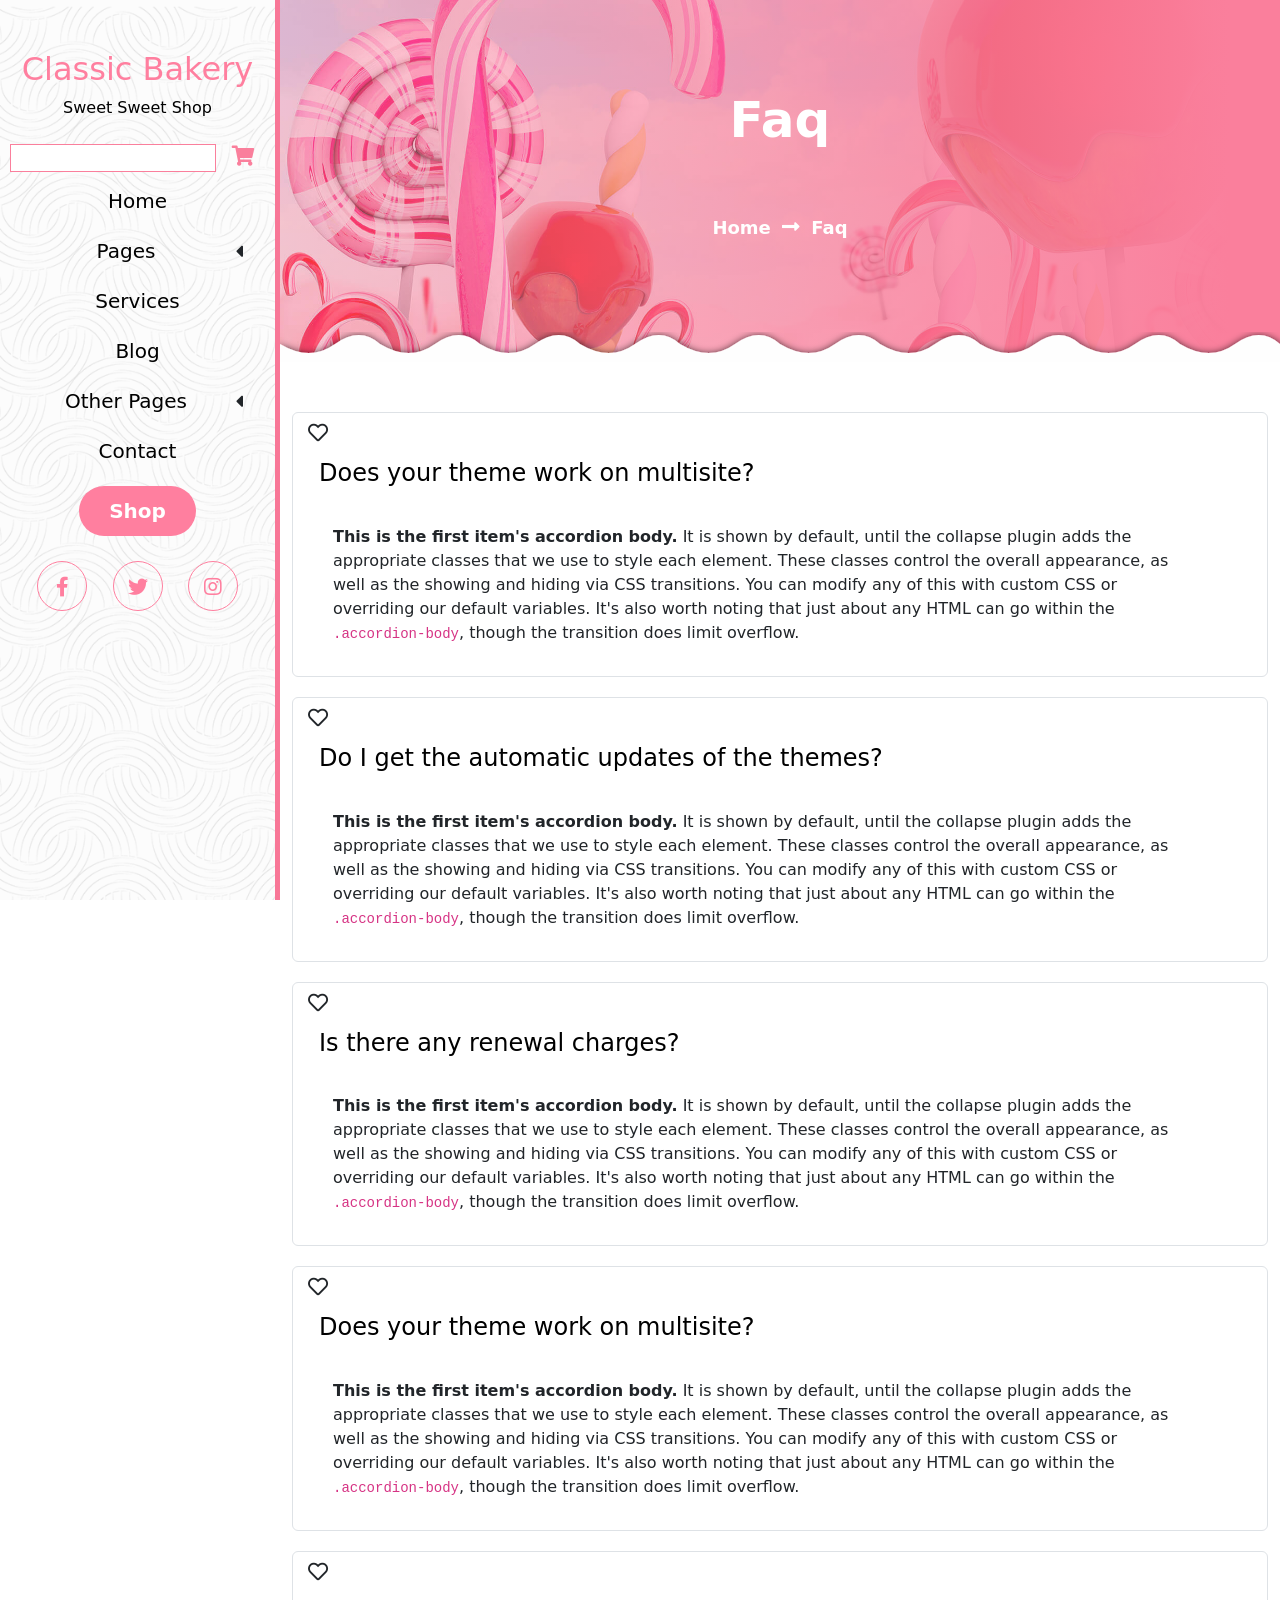
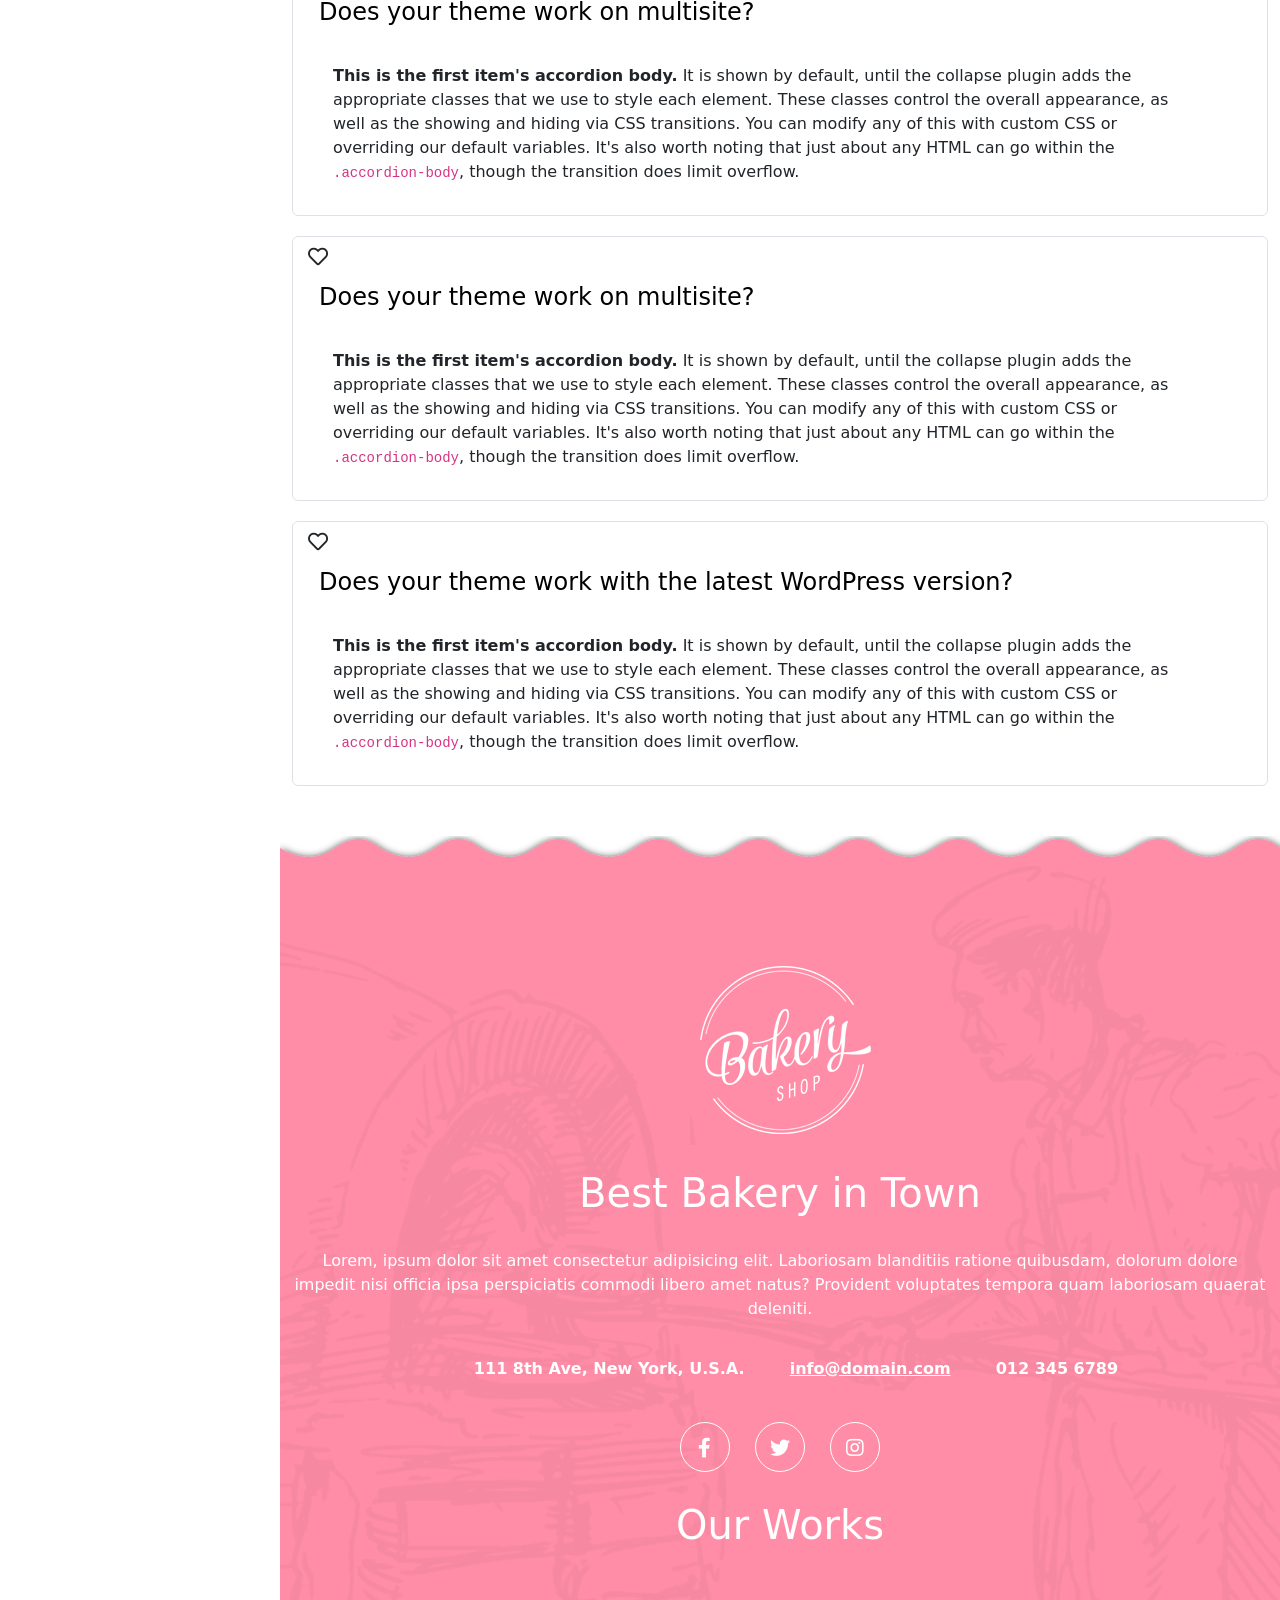
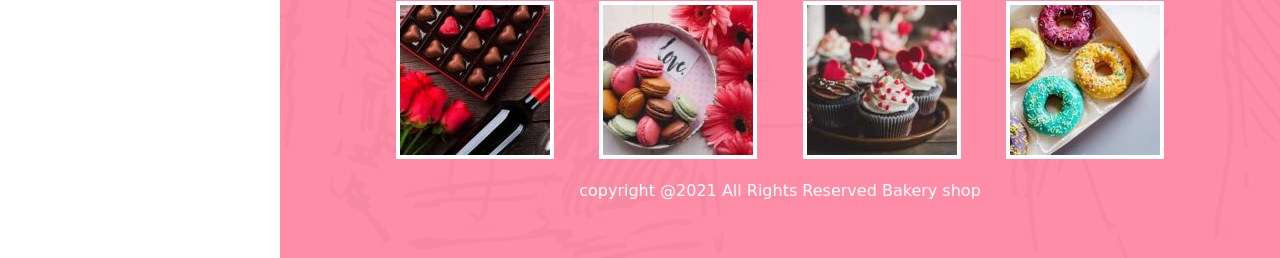
<file: pages/faq_page.html>
<!DOCTYPE html>
<html lang="en">

<head>
    <meta charset="UTF-8">
    <meta http-equiv="X-UA-Compatible" content="IE=edge">
    <meta name="viewport" content="width=device-width, initial-scale=1.0">
    <!-- title -->
    <title>Faq - Classic Bakery</title>
    <!-- font awesome -->
    <link rel="stylesheet" href="https://pro.fontawesome.com/releases/v5.10.0/css/all.css"
        integrity="sha384-AYmEC3Yw5cVb3ZcuHtOA93w35dYTsvhLPVnYs9eStHfGJvOvKxVfELGroGkvsg+p" crossorigin="anonymous" />
    <!-- bootstrap -->
    <link href="https://cdn.jsdelivr.net/npm/bootstrap@5.1.3/dist/css/bootstrap.min.css" rel="stylesheet"
        integrity="sha384-1BmE4kWBq78iYhFldvKuhfTAU6auU8tT94WrHftjDbrCEXSU1oBoqyl2QvZ6jIW3" crossorigin="anonymous">
    <!-- wow css -->
    <link rel="stylesheet" href="../css/animate.css">
    <!-- icon -->
    <link rel="icon"
        href="https://www.theclassictemplates.com/demo/classic-bakery/wp-content/uploads/2021/05/cropped-h9-img-3-192x192.png"
        sizes="192x192" />
    <link rel="apple-touch-icon"
        href="https://www.theclassictemplates.com/demo/classic-bakery/wp-content/uploads/2021/05/cropped-h9-img-3-180x180.png" />
    <!-- main style -->
    <link rel="stylesheet" href="../css/main_style.css">
    <!-- home page style -->
    <link rel="stylesheet" href="../css/faq_style.css">
</head>

<body>
    <input type="checkbox" id="check">
    <label for="check" class="icon-btn checkbtn">
        <i class="fas fa-bars"></i>
    </label>
    <!-- start nav left -->
    <nav>
        <div class="nav-header">
            <h2 class="tite1">Classic Bakery</h2>
            <p class="titel2">Sweet Sweet Shop</p>
            <input type="search" class="search-field" placeholder="" value="" name="s" />
            <a href="#" class="cart"><i class="fa fa-shopping-cart"></i></a>
        </div>
        <ul class="nav-ul">
            <li class="nav-ul-li">
                <a href="../index.html">Home</a>
            </li>
            <li class="nav-ul-li">
                <a href="">Pages</a>
                <span style="float: right;">
                    <i class="fas fa-sort-down  fa-rotate-90"></i>
                </span>
                <ul>
                    <li>
                        <i class="fas fa-sort-down fa-rotate-270"></i>
                        <a href="team_page.html">Team</a>
                    </li>
                    <li>
                        <i class="fas fa-sort-down fa-rotate-270"></i>
                        <a href="testimoniais_page.html">Testimoniais</a>
                    </li>
                    <li>
                        <i class="fas fa-sort-down fa-rotate-270 "></i>
                        <a href="faq_page.html">Faq</a>
                    </li>
                    <li>
                        <i class="fas fa-sort-down fa-rotate-270 "></i>
                        <a href="gallery_page.html">Gallery</a>
                    </li>
                </ul>
            </li>
            <li class="nav-ul-li">
                <a href="">Services</a>
            </li>
            <li class="nav-ul-li">

                <a href="">Blog</a>
            </li>
            <li class="nav-ul-li">
                <a href="">Other Pages</a>
                <i style="float: right;" class="fas fa-sort-down  fa-rotate-90 float-right"></i>
                <ul>
                    <li>
                        <i class="fas fa-sort-down fa-rotate-270"></i>
                        <a href="">Shop</a>
                    </li>
                    <li>
                        <i class="fas fa-sort-down fa-rotate-270"></i>
                        <a href="">My account</a>
                    </li>
                    <li>
                        <i class="fas fa-sort-down fa-rotate-270"></i>
                        <a href="">Cart</a>
                    </li>
                    <li>
                        <i class="fas fa-sort-down fa-rotate-270"></i>
                        <a href="">Checkout</a>
                    </li>
                </ul>
            </li>
            <li class="nav-ul-li">
                <a href="contact_us.html">Contact</a>
            </li>
            <li class="nav-ul-li">
                <input type="button" value="Shop" class="nav-btn rounded-pill">
            </li>
            <li class="nav-ul-li">
                <div class="icons">
                    <i class="fab fa-facebook-f"></i>
                    <i class="fab fa-twitter"></i>
                    <i class="fab fa-instagram"></i>
                </div>
            </li>
        </ul>
    </nav>
    <!-- end nav left -->
    <div class="main container-fuild">
        <!-- start nav top -->
        <navbar class="navbar container-fuild">
            <div class="container">
                <div class="row py-2 text-center">
                    <div class="col-9">
                        <h2 style="color: #ff8da7;" class="navbar-brand">Classic Baker</h2>
                        <h6 class="titel2">
                            Sweet Sweet Shop
                        </h6>
                    </div>
                    <div class="col-3">
                        <input type="checkbox" id="check">
                        <label for="check" class="checkbtn">
                            <i class="fas fa-bars"></i>
                        </label>
                    </div>
                </div>
                <div class="row py-2 text-center">
                    <div class="col-9">
                        <input class="form-control" type="text" placeholder="" aria-label="default input example">
                    </div>
                    <div class="col-3">
                        <input type="" id="check">
                        <label for="" class="checkbtn">
                            <i class="fa fa-shopping-cart"></i>
                        </label>
                    </div>
                </div>
            </div>
        </navbar>
        <!-- end nav top -->
        <!-- start page header -->
        <section class="sec-page-header">
            <div class="content">
                <div class="wow bounceIn"> 
                    <h1>Faq</h1>
                    <br>
                    <br>
                    <span>Home</span>
                    <i class="fas fa-long-arrow-alt-right"></i>
                    <span>Faq</span>
                </div>
                <svg width="100%" height="30" y="-3">
                    <defs>
                        <pattern id="ice-creaminner" x="0" y="0" width=".02" height="1">
                            <path fill="#FEFEFE" d="M0 30 V12 Q30 30 55 12 T100 12 V30z"></path>
                        </pattern>
                        <filter id="f2" x="0" y="0" width="200%" height="200%">
                            <feOffset result="offOut" in="SourceAlpha" dx="0" dy="2"></feOffset>
                            <feGaussianBlur result="blurOut" in="offOut" stdDeviation="4"></feGaussianBlur>
                            <feBlend in="SourceGraphic" in2="blurOut" mode="normal"></feBlend>
                        </filter>
                    </defs>
                    <rect width="5000" height="30" fill="url(#ice-creaminner)" filter="url(#f2)"></rect>
                </svg>
            </div>
        </section>
        <!-- end header -->
        <!-- start section faq -->
        <section class="container">
            <div class="accordion wow bounceIn" id="accordionExample">
                <div class="accordion-item">
                    <h4 id="headingOne">
                        <i class="far fa-heart "></i>
                        <button class="accordion-collapse" type="button" data-bs-toggle="collapse"
                            data-bs-target="#collapse1" aria-expanded="true">
                            Does your theme work on multisite?
                        </button>
                    </h4>
                    <div id="collapse1" class="accordion-collapse collapse show" aria-labelledby="headingOne">
                        <div class="accordion-body">
                            <strong>This is the first item's accordion body.</strong> It is shown by default, until the
                            collapse plugin adds the appropriate classes that we use to style each element. These
                            classes control the overall appearance, as well as the showing and hiding via CSS
                            transitions. You can modify any of this with custom CSS or overriding our default variables.
                            It's also worth noting that just about any HTML can go within the
                            <code>.accordion-body</code>, though the transition does limit overflow.
                        </div>
                    </div>
                </div>
            </div>

            <div class="accordion wow bounceIn" id="accordionExample">
                <div class="accordion-item">
                    <h4 id="headingOne">
                        <i class="far fa-heart"></i>
                        <button class="accordion-collapse" type="button" data-bs-toggle="collapse"
                            data-bs-target="#collapse2" aria-expanded="true">
                            Do I get the automatic updates of the themes?
                        </button>
                    </h4>
                    <div id="collapse2" class="accordion-collapse collapse show" aria-labelledby="headingOne">
                        <div class="accordion-body">
                            <strong>This is the first item's accordion body.</strong> It is shown by default, until the
                            collapse plugin adds the appropriate classes that we use to style each element. These
                            classes control the overall appearance, as well as the showing and hiding via CSS
                            transitions. You can modify any of this with custom CSS or overriding our default variables.
                            It's also worth noting that just about any HTML can go within the
                            <code>.accordion-body</code>, though the transition does limit overflow.
                        </div>
                    </div>
                </div>
            </div>
            <div class="accordion wow bounceIn" id="accordionExample">
                <div class="accordion-item">
                    <h4 id="headingOne">
                        <i class="far fa-heart"></i>
                        <button class="accordion-collapse" type="button" data-bs-toggle="collapse"
                            data-bs-target="#collapse3" aria-expanded="true">
                            Is there any renewal charges?
                        </button>
                    </h4>
                    <div id="collapse3" class="accordion-collapse collapse show" aria-labelledby="headingOne">
                        <div class="accordion-body">
                            <strong>This is the first item's accordion body.</strong> It is shown by default, until the
                            collapse plugin adds the appropriate classes that we use to style each element. These
                            classes control the overall appearance, as well as the showing and hiding via CSS
                            transitions. You can modify any of this with custom CSS or overriding our default variables.
                            It's also worth noting that just about any HTML can go within the
                            <code>.accordion-body</code>, though the transition does limit overflow.
                        </div>
                    </div>
                </div>
            </div>
            <div class="accordion wow bounceIn" id="accordionExample">
                <div class="accordion-item">
                    <h4 id="headingOne">
                        <i class="far fa-heart"></i>
                        <button class="accordion-collapse" type="button" data-bs-toggle="collapse"
                            data-bs-target="#collapse4" aria-expanded="true">
                            Does your theme work on multisite?
                        </button>
                    </h4>
                    <div id="collapse4" class="accordion-collapse collapse show" aria-labelledby="headingOne">
                        <div class="accordion-body">
                            <strong>This is the first item's accordion body.</strong> It is shown by default, until the
                            collapse plugin adds the appropriate classes that we use to style each element. These
                            classes control the overall appearance, as well as the showing and hiding via CSS
                            transitions. You can modify any of this with custom CSS or overriding our default variables.
                            It's also worth noting that just about any HTML can go within the
                            <code>.accordion-body</code>, though the transition does limit overflow.
                        </div>
                    </div>
                </div>
            </div>
            <div class="accordion wow bounceIn" id="accordionExample">
                <div class="accordion-item">
                    <h4 id="heading5">
                        <i class="far fa-heart"></i>
                        <button class="accordion-collapse" type="button" data-bs-toggle="collapse"
                            data-bs-target="#collapse5" aria-expanded="true">
                            Does your theme work on multisite?
                        </button>
                    </h4>
                    <div id="collapseOne" class="accordion-collapse collapse show" aria-labelledby="headingOne">
                        <div class="accordion-body">
                            <strong>This is the first item's accordion body.</strong> It is shown by default, until the
                            collapse plugin adds the appropriate classes that we use to style each element. These
                            classes control the overall appearance, as well as the showing and hiding via CSS
                            transitions. You can modify any of this with custom CSS or overriding our default variables.
                            It's also worth noting that just about any HTML can go within the
                            <code>.accordion-body</code>, though the transition does limit overflow.
                        </div>
                    </div>
                </div>
            </div>
            <div class="accordion wow bounceIn" id="accordionExample">
                <div class="accordion-item">
                    <div class="b">
                        <h4 id="headingOne">
                            <i class="far fa-heart"></i>
                            <button class="accordion-collapse" type="button" data-bs-toggle="collapse"
                                data-bs-target="#collapse7">
                                Does your theme work on multisite?
                            </button>
                        </h4>
                    </div>
                    <div id="collapse7" class="accordion-collapse collapse show" aria-labelledby="headingOne">
                        <div class="accordion-body">
                            <strong>This is the first item's accordion body.</strong> It is shown by default, until the
                            collapse plugin adds the appropriate classes that we use to style each element. These
                            classes control the overall appearance, as well as the showing and hiding via CSS
                            transitions. You can modify any of this with custom CSS or overriding our default variables.
                            It's also worth noting that just about any HTML can go within the
                            <code>.accordion-body</code>, though the transition does limit overflow.
                        </div>
                    </div>
                </div>
            </div>
            <div class="accordion wow bounceIn" id="accordionExample">
                <div class="accordion-item">
                    <h4 id="headingOne">
                        <i class="far fa-heart"></i>
                        <button class="accordion-collapse" type="button" data-bs-toggle="collapse"
                            data-bs-target="#collapse8" aria-expanded="true">
                            Does your theme work with the latest WordPress version?
                        </button>
                    </h4>
                    <div id="collapse8" class="accordion-collapse collapse show" aria-labelledby="headingOne">
                        <div class="accordion-body">
                            <strong>This is the first item's accordion body.</strong> It is shown by default, until the
                            collapse plugin adds the appropriate classes that we use to style each element. These
                            classes control the overall appearance, as well as the showing and hiding via CSS
                            transitions. You can modify any of this with custom CSS or overriding our default variables.
                            It's also worth noting that just about any HTML can go within the
                            <code>.accordion-body</code>, though the transition does limit overflow.
                        </div>
                    </div>
                </div>
            </div>
        </section>
        <!-- end section faq -->

        <!-- start footer -->
        <svg width="100%" height="30" y="-3">
            <defs>
                <pattern id="footer-ices-cream" x="0" y="0" width=".02" height="1">
                    <path fill="#ff8da7" d="M0 30 V12 Q30 30 55 12 T100 12 V30z"></path>
                </pattern>
                <filter id="f2" x="0" y="0" width="200%" height="200%">
                    <feOffset result="offOut" in="SourceAlpha" dx="0" dy="2"></feOffset>
                    <feGaussianBlur result="blurOut" in="offOut" stdDeviation="4"></feGaussianBlur>
                    <feBlend in="SourceGraphic" in2="blurOut" mode="normal"></feBlend>
                </filter>
            </defs>
            <rect width="5000" height="30" fill="url(#footer-ices-cream)" filter="url(#f2)"></rect>
        </svg>
        <footer id="footer">
            <div class="sec-footer container">
                <img src="../img/logo.png" class="wow bounceIn image" />
                <br>
                <br>
                <div class="wow bounceIn">
                    <h1 class=" heading-font font-weight-500">Best Bakery in Town</h1>
                    <br>
                    <p>Lorem, ipsum dolor sit amet consectetur adipisicing elit. Laboriosam blanditiis ratione
                        quibusdam, dolorum dolore impedit nisi officia ipsa perspiciatis commodi libero amet natus?
                        Provident voluptates tempora quam laboriosam quaerat deleniti.
                    </p>
                    <ul>
                        <li>111 8th Ave, New York, U.S.A.</li>
                        <li><a href="mailto:info@domain.com">info@domain.com</a></li>
                        <li>012 345 6789</li>
                    </ul>
                </div>

                <div class="icons wow bounceIn">
                    <i class="fab fa-facebook-f"></i>
                    <i class="fab fa-twitter"></i>
                    <i class="fab fa-instagram"></i>
                </div>
                <br>
                <h1 class="wow bounceIn">Our Works</h1>
                <br>
                <div class="galleryx text-center wow bounceIn">
                    <div class='gallery-icon text-center'>
                        <img src="../img/footer/footer_1.jpg" alt="" />
                    </div>
                    <div class='gallery-icon text-center'>
                        <img src="../img/footer/footer_2.jpg" alt="" />
                    </div>
                    <div class='gallery-icon text-center'>
                        <img src="../img/footer/footer_3.jpg" alt="" />
                    </div>
                    <div class='gallery-icon text-center'>
                        <img src="../img/footer/footer_4.jpg" alt="">
                    </div>
                </div>
                <p>copyright @2021 All Rights Reserved Bakery shop</p>
        </footer>
        <!-- end footer -->
    </div>

    <!-- bootstrap js -->
    <script src="https://cdn.jsdelivr.net/npm/bootstrap@5.1.3/dist/js/bootstrap.bundle.min.js"
        integrity="sha384-ka7Sk0Gln4gmtz2MlQnikT1wXgYsOg+OMhuP+IlRH9sENBO0LRn5q+8nbTov4+1p"
        crossorigin="anonymous"></script>
    <!-- wow js -->
    <script src="../js/wow.min.js"></script>
    <script>
        new WOW().init();
    </script>
</body>

</html>
</file>
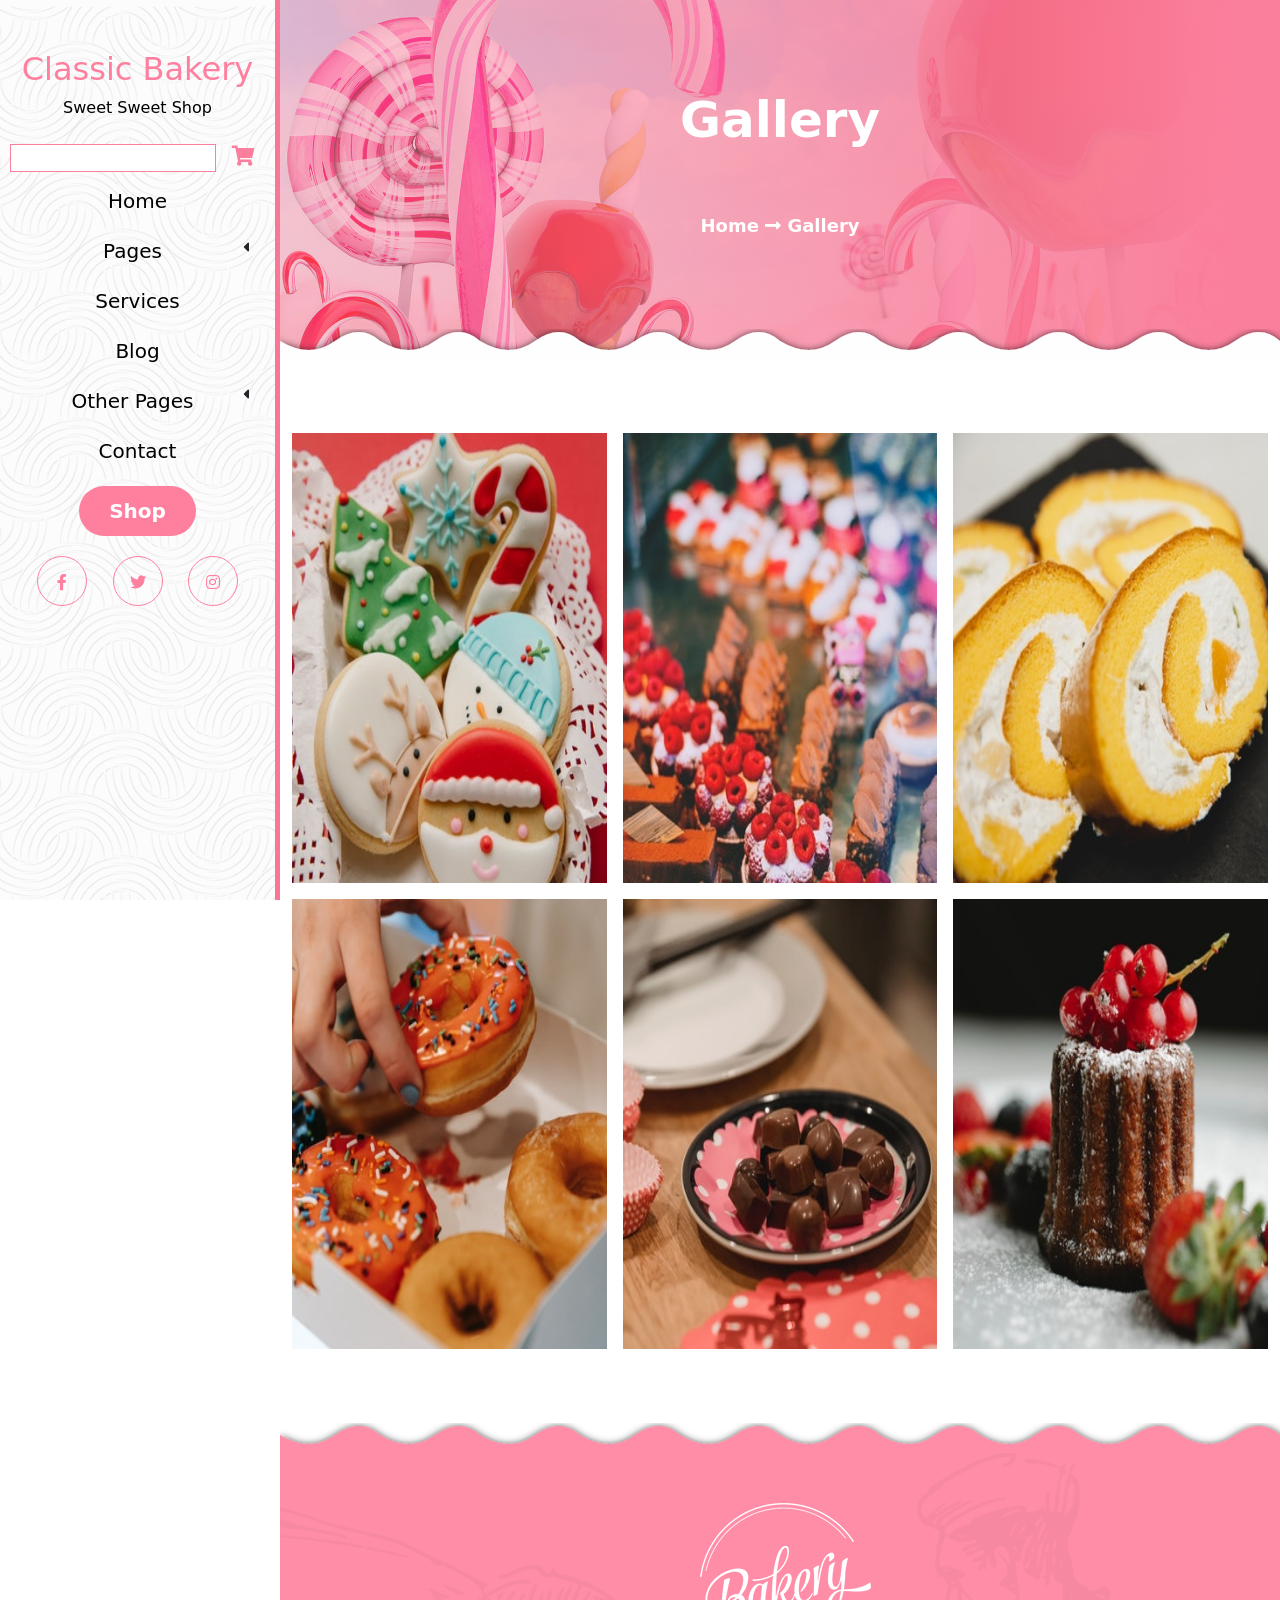
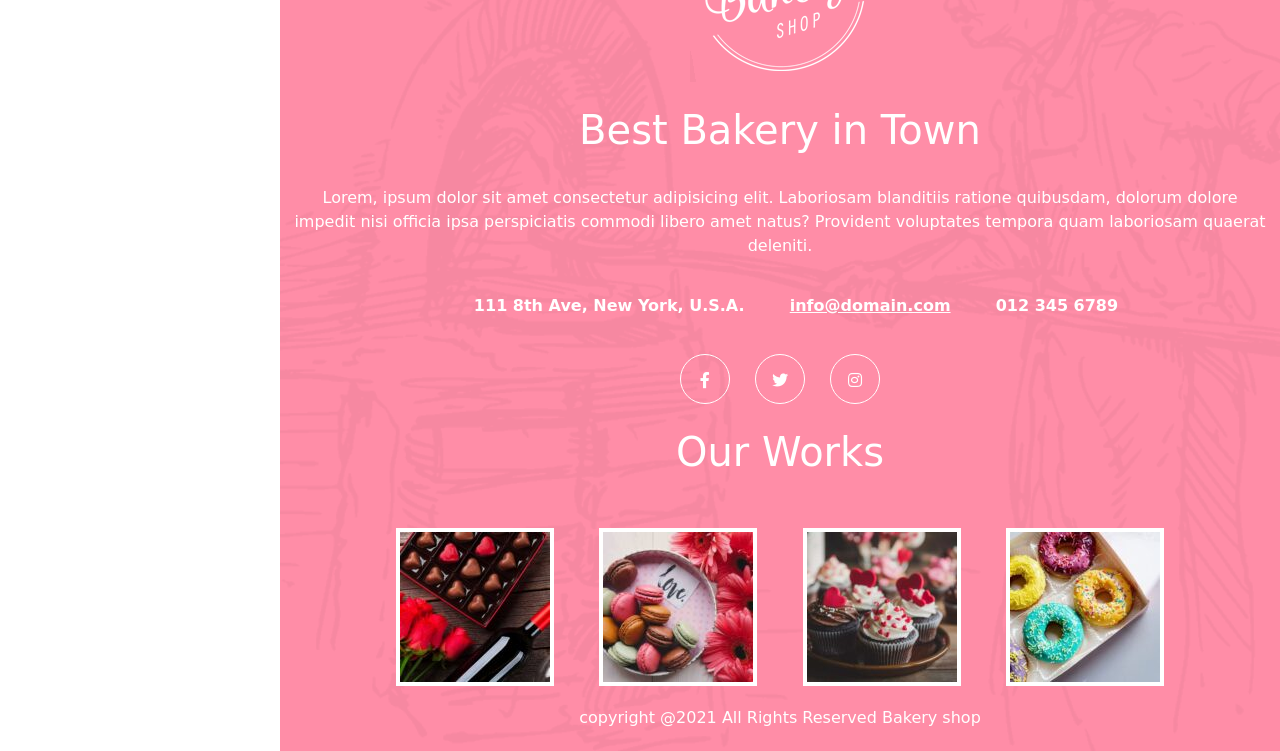
<file: pages/gallery_page.html>
<!DOCTYPE html>
<html lang="en">

<head>
    <meta charset="UTF-8">
    <meta http-equiv="X-UA-Compatible" content="IE=edge">
    <meta name="viewport" content="width=device-width, initial-scale=1.0">
    <!-- title -->
    <title>Gallery - Classic Bakery</title>
    <!-- font awesome -->
    <link rel="stylesheet" href="https://pro.fontawesome.com/releases/v5.10.0/css/all.css"
        integrity="sha384-AYmEC3Yw5cVb3ZcuHtOA93w35dYTsvhLPVnYs9eStHfGJvOvKxVfELGroGkvsg+p" crossorigin="anonymous" />
    <!-- bootstrap -->
    <link href="https://cdn.jsdelivr.net/npm/bootstrap@5.1.3/dist/css/bootstrap.min.css" rel="stylesheet"
        integrity="sha384-1BmE4kWBq78iYhFldvKuhfTAU6auU8tT94WrHftjDbrCEXSU1oBoqyl2QvZ6jIW3" crossorigin="anonymous">
    <!-- wow css -->
    <link rel="stylesheet" href="../css/animate.css">
    <!-- icon -->
    <link rel="icon"
        href="https://www.theclassictemplates.com/demo/classic-bakery/wp-content/uploads/2021/05/cropped-h9-img-3-192x192.png"
        sizes="192x192" />
    <link rel="apple-touch-icon"
        href="https://www.theclassictemplates.com/demo/classic-bakery/wp-content/uploads/2021/05/cropped-h9-img-3-180x180.png" />
    <!-- main style -->
    <link rel="stylesheet" href="../css/main_style.css">
    <!-- home page style -->
    <link rel="stylesheet" href="../css/gallery_style.css">
</head>

<body>
    <input type="checkbox" id="check">
    <label for="check" class="icon-btn checkbtn">
        <i class="fas fa-bars"></i>
    </label>
    <!-- start nav left -->
    <nav>
        <div class="nav-header">
            <h2 class="tite1">Classic Bakery</h2>
            <p class="titel2">Sweet Sweet Shop</p>
            <input type="search" class="search-field" placeholder="" value="" name="s" />
            <a href="#" class="cart"><i class="fa fa-shopping-cart"></i></a>
        </div>
        <ul class="nav-ul">
            <li class="nav-ul-li">
                <a href="../index.html">Home</a>
            </li>
            <li class="nav-ul-li">
                <a href="">Pages</a>
                <span style="float: right;">
                    <i class="fas fa-sort-down  fa-rotate-90"></i>
                </span>
                <ul>
                    <li>
                        <i class="fas fa-sort-down fa-rotate-270"></i>
                        <a href="team_page.html">Team</a>
                    </li>
                    <li>
                        <i class="fas fa-sort-down fa-rotate-270"></i>
                        <a href="testimoniais_page.html">Testimoniais</a>
                    </li>
                    <li>
                        <i class="fas fa-sort-down fa-rotate-270 "></i>
                        <a href="faq_page.html">Faq</a>
                    </li>
                    <li>
                        <i class="fas fa-sort-down fa-rotate-270 "></i>
                        <a href="gallery_page.html">Gallery</a>
                    </li>
                </ul>
            </li>
            <li class="nav-ul-li">
                <a href="">Services</a>
            </li>
            <li class="nav-ul-li">

                <a href="">Blog</a>
            </li>
            <li class="nav-ul-li">
                <a href="">Other Pages</a>
                <i style="float: right;" class="fas fa-sort-down  fa-rotate-90 float-right"></i>
                <ul>
                    <li>
                        <i class="fas fa-sort-down fa-rotate-270"></i>
                        <a href="">Shop</a>
                    </li>
                    <li>
                        <i class="fas fa-sort-down fa-rotate-270"></i>
                        <a href="">My account</a>
                    </li>
                    <li>
                        <i class="fas fa-sort-down fa-rotate-270"></i>
                        <a href="">Cart</a>
                    </li>
                    <li>
                        <i class="fas fa-sort-down fa-rotate-270"></i>
                        <a href="">Checkout</a>
                    </li>
                </ul>
            </li>
            <li class="nav-ul-li">
                <a href="contact_us.html">Contact</a>
            </li>
            <li class="nav-ul-li">
                <input type="button" value="Shop" class="nav-btn rounded-pill">
            </li>
            <li class="nav-ul-li">
                <div class="icons">
                    <i class="fab fa-facebook-f"></i>
                    <i class="fab fa-twitter"></i>
                    <i class="fab fa-instagram"></i>
                </div>
            </li>
        </ul>
    </nav>
    <!-- end nav left -->
    <div class="main container-fuild">
        <!-- start nav top -->
        <navbar class="navbar container-fuild">
            <div class="container">
                <div class="row py-2 text-center">
                    <div class="col-9">
                        <h2 style="color: #ff8da7;" class="navbar-brand">Classic Baker</h2>
                        <h6 class="titel2">
                            Sweet Sweet Shop
                        </h6>
                    </div>
                    <div class="col-3">
                        <input type="checkbox" id="check">
                        <label for="check" class="checkbtn">
                            <i class="fas fa-bars"></i>
                        </label>
                    </div>
                </div>
                <div class="row py-2 text-center">
                    <div class="col-9">
                        <input class="form-control" type="text" placeholder="" aria-label="default input example">
                    </div>
                    <div class="col-3">
                        <input type="" id="check">
                        <label for="" class="checkbtn">
                            <i class="fa fa-shopping-cart"></i>
                        </label>
                    </div>
                </div>
            </div>
        </navbar>
        <!-- end nav top -->
        <!-- start page header -->
        <section class="sec-page-header">
            <div class="content">
                <div class="wow bounceIn">
                    <h1>Gallery</h1>
                    <br>
                    <br>
                    <span>Home</span>
                    <i class="fas fa-long-arrow-alt-right"></i>
                    <span>Gallery</span>
                </div>
                <svg width="100%" height="30" y="-3">
                    <defs>
                        <pattern id="ice-creaminner" x="0" y="0" width=".02" height="1">
                            <path fill="#FEFEFE" d="M0 30 V12 Q30 30 55 12 T100 12 V30z"></path>
                        </pattern>
                        <filter id="f2" x="0" y="0" width="200%" height="200%">
                            <feOffset result="offOut" in="SourceAlpha" dx="0" dy="2"></feOffset>
                            <feGaussianBlur result="blurOut" in="offOut" stdDeviation="4"></feGaussianBlur>
                            <feBlend in="SourceGraphic" in2="blurOut" mode="normal"></feBlend>
                        </filter>
                    </defs>
                    <rect width="5000" height="30" fill="url(#ice-creaminner)" filter="url(#f2)"></rect>
                </svg>
            </div>
        </section>
        <!-- end header -->
        <!-- start our-gallery -->
        <section class="sec sec-our-gallery container">
            <div class="row g-3 py-4 row-cols-1 row-cols-lg-3">
                <div class="col wow bounceIn">
                    <img src="../img/gallery/gallery_1.jpg" alt="">
                </div>
                <div class="col wow bounceIn">
                    <img src="../img/gallery/gallery_2.jpg" alt="">
                </div>
                <div class="col wow bounceIn">
                    <img src="../img/gallery/gallery_3.jpg" alt="">
                </div>
                <div class="col wow bounceIn">
                    <img src="../img/gallery/gallery_4.jpg" alt="">
                </div>
                <div class="col wow bounceIn">
                    <img src="../img/gallery/gallery_5.jpg" alt="">
                </div>
                <div class="col wow bounceIn">
                    <img src="../img/gallery/gallery_6.jpg" alt="">
                </div>
            </div>
        </section>
        <!-- end our-gallery -->
        <!-- start footer -->
        <svg width="100%" height="30" y="-3">
            <defs>
                <pattern id="footer-ices-cream" x="0" y="0" width=".02" height="1">
                    <path fill="#ff8da7" d="M0 30 V12 Q30 30 55 12 T100 12 V30z"></path>
                </pattern>
                <filter id="f2" x="0" y="0" width="200%" height="200%">
                    <feOffset result="offOut" in="SourceAlpha" dx="0" dy="2"></feOffset>
                    <feGaussianBlur result="blurOut" in="offOut" stdDeviation="4"></feGaussianBlur>
                    <feBlend in="SourceGraphic" in2="blurOut" mode="normal"></feBlend>
                </filter>
            </defs>
            <rect width="5000" height="30" fill="url(#footer-ices-cream)" filter="url(#f2)"></rect>
        </svg>
        <footer id="footer">
            <div class="sec-footer container">
                <img src="../img/logo.png" class="wow bounceIn image" />
                <br>
                <br>
                <div class="wow bounceIn">
                    <h1 class=" heading-font font-weight-500">Best Bakery in Town</h1>
                    <br>
                    <p>Lorem, ipsum dolor sit amet consectetur adipisicing elit. Laboriosam blanditiis ratione
                        quibusdam, dolorum dolore impedit nisi officia ipsa perspiciatis commodi libero amet natus?
                        Provident voluptates tempora quam laboriosam quaerat deleniti.
                    </p>
                    <ul>
                        <li>111 8th Ave, New York, U.S.A.</li>
                        <li><a href="mailto:info@domain.com">info@domain.com</a></li>
                        <li>012 345 6789</li>
                    </ul>
                </div>

                <div class="icons wow bounceIn">
                    <i class="fab fa-facebook-f"></i>
                    <i class="fab fa-twitter"></i>
                    <i class="fab fa-instagram"></i>
                </div>
                <br>
                <h1 class="wow bounceIn">Our Works</h1>
                <br>
                <div class="galleryx text-center wow bounceIn">
                    <div class='gallery-icon text-center'>
                        <img src="../img/footer/footer_1.jpg" alt="" />
                    </div>
                    <div class='gallery-icon text-center'>
                        <img src="../img/footer/footer_2.jpg" alt="" />
                    </div>
                    <div class='gallery-icon text-center'>
                        <img src="../img/footer/footer_3.jpg" alt="" />
                    </div>
                    <div class='gallery-icon text-center'>
                        <img src="../img/footer/footer_4.jpg" alt="">
                    </div>
                </div>
                <p>copyright @2021 All Rights Reserved Bakery shop</p>
        </footer>
        <!-- end footer -->
    </div>

    <!-- bootstrap js -->
    <script src="https://cdn.jsdelivr.net/npm/bootstrap@5.1.3/dist/js/bootstrap.bundle.min.js"
        integrity="sha384-ka7Sk0Gln4gmtz2MlQnikT1wXgYsOg+OMhuP+IlRH9sENBO0LRn5q+8nbTov4+1p"
        crossorigin="anonymous"></script>

    <!-- wow js -->
    <script src="../js/wow.min.js"></script>
    <script>
        new WOW().init();
    </script>
</body>

</html>
</file>
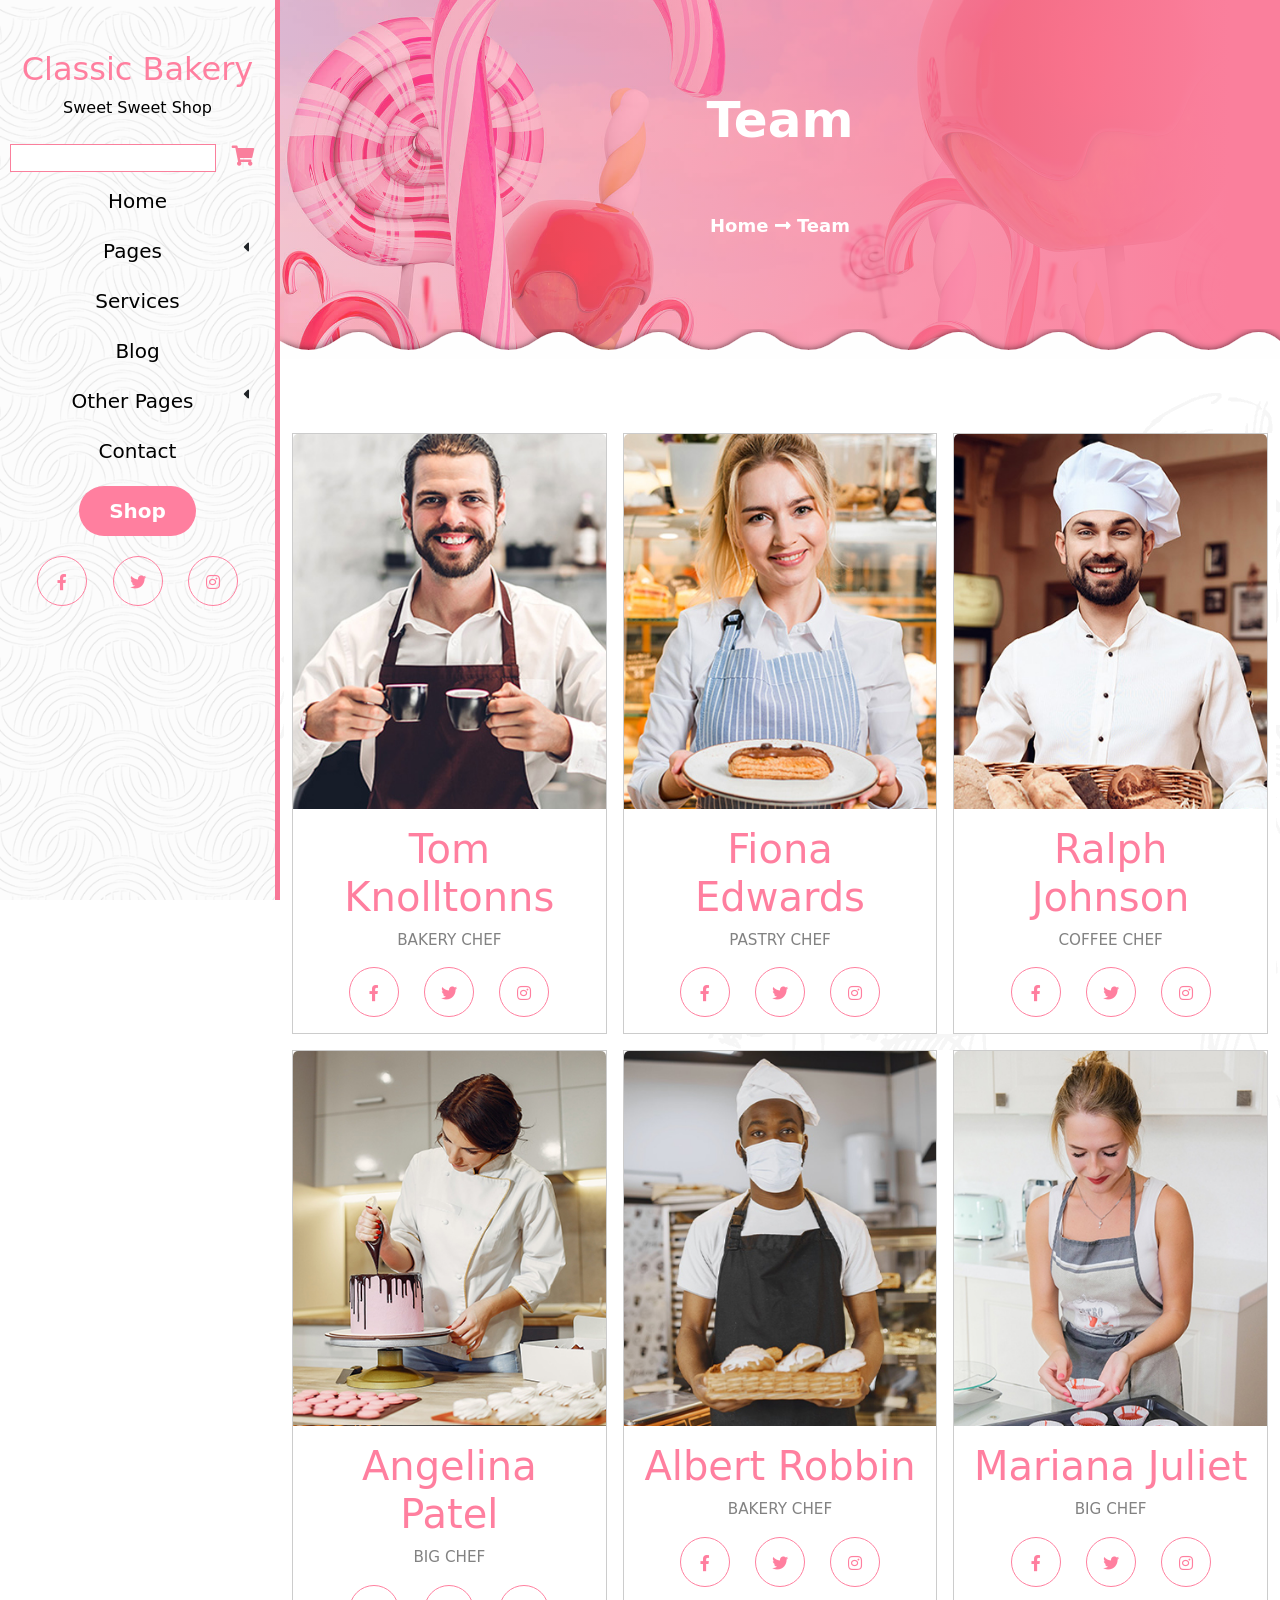
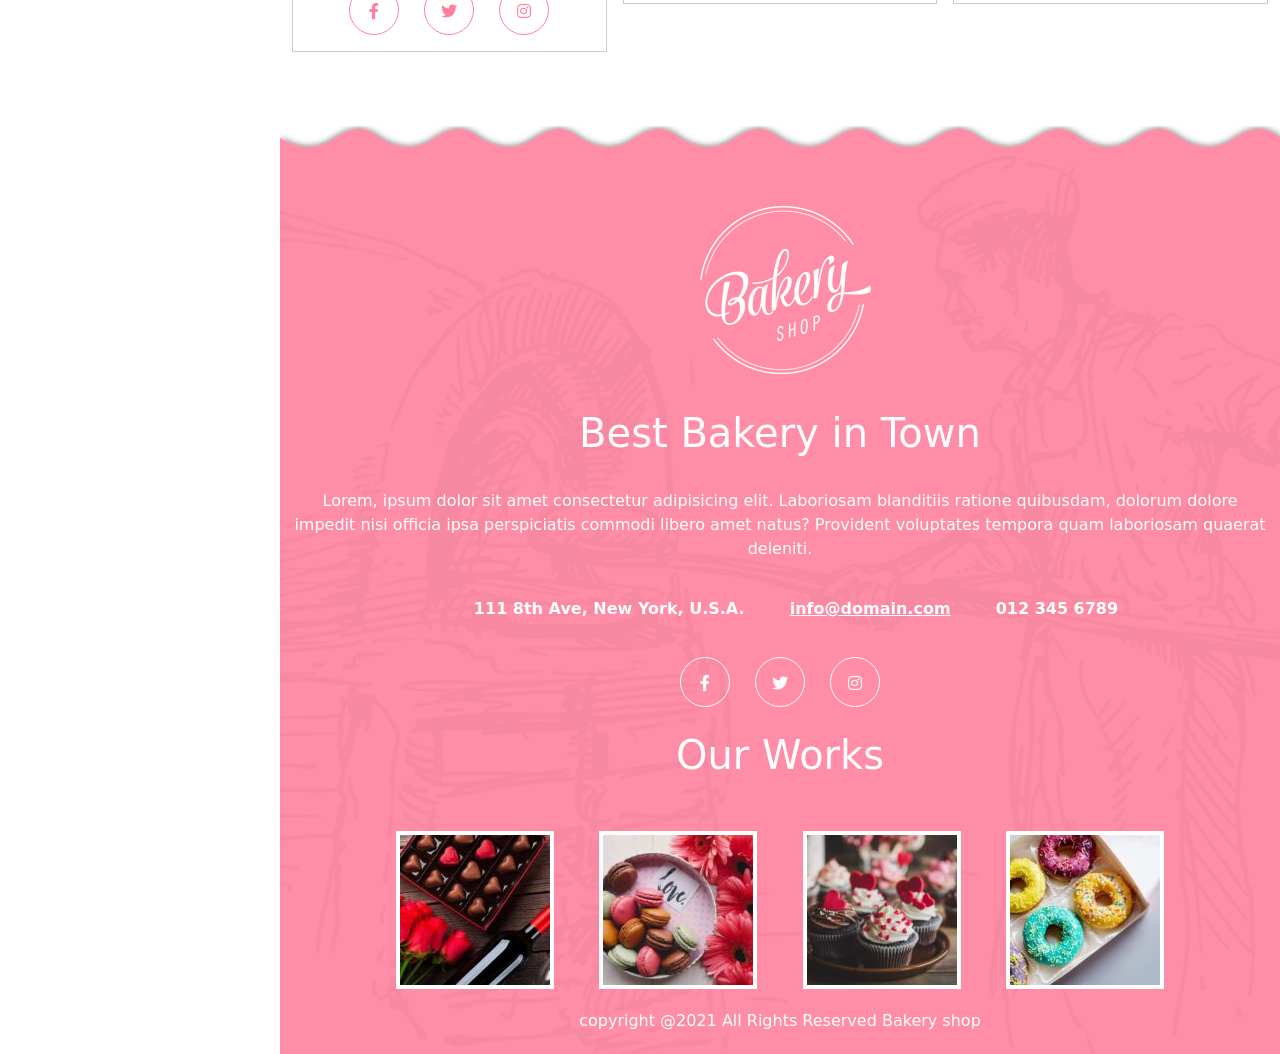
<file: pages/team_page.html>
<!DOCTYPE html>
<html lang="en">

<head>
    <meta charset="UTF-8">
    <meta http-equiv="X-UA-Compatible" content="IE=edge">
    <meta name="viewport" content="width=device-width, initial-scale=1.0">
    <!-- title -->
    <title>Team - Classic Bakery</title>
    <!-- font awesome -->
    <link rel="stylesheet" href="https://pro.fontawesome.com/releases/v5.10.0/css/all.css"
        integrity="sha384-AYmEC3Yw5cVb3ZcuHtOA93w35dYTsvhLPVnYs9eStHfGJvOvKxVfELGroGkvsg+p" crossorigin="anonymous" />
    <!-- bootstrap -->
    <link href="https://cdn.jsdelivr.net/npm/bootstrap@5.1.3/dist/css/bootstrap.min.css" rel="stylesheet"
        integrity="sha384-1BmE4kWBq78iYhFldvKuhfTAU6auU8tT94WrHftjDbrCEXSU1oBoqyl2QvZ6jIW3" crossorigin="anonymous">
            <!-- wow css -->
    <link rel="stylesheet" href="../css/animate.css">
    <!-- icon -->
    <link rel="icon"
        href="https://www.theclassictemplates.com/demo/classic-bakery/wp-content/uploads/2021/05/cropped-h9-img-3-192x192.png"
        sizes="192x192" />
    <link rel="apple-touch-icon"
        href="https://www.theclassictemplates.com/demo/classic-bakery/wp-content/uploads/2021/05/cropped-h9-img-3-180x180.png" />
    <!-- main style -->
    <link rel="stylesheet" href="../css/main_style.css">
    <!-- home page style -->
    <link rel="stylesheet" href="../css/team_style.css">
</head>

<body>
    <input type="checkbox" id="check">
    <label for="check" class="icon-btn checkbtn">
        <i class="fas fa-bars"></i>
    </label>
    <!-- start nav left -->
    <nav>
        <div class="nav-header">
            <h2 class="tite1">Classic Bakery</h2>
            <p class="titel2">Sweet Sweet Shop</p>
            <input type="search" class="search-field" placeholder="" value="" name="s" />
            <a href="#" class="cart"><i class="fa fa-shopping-cart"></i></a>
        </div>
        <ul class="nav-ul">
            <li class="nav-ul-li">
                <a href="../index.html">Home</a>
            </li>
            <li class="nav-ul-li">
                <a href="">Pages</a>
                <span style="float: right;">
                    <i class="fas fa-sort-down  fa-rotate-90"></i>
                </span>
                <ul>
                    <li>
                        <i class="fas fa-sort-down fa-rotate-270"></i>
                        <a href="team_page.html">Team</a>
                    </li>
                    <li>
                        <i class="fas fa-sort-down fa-rotate-270"></i>
                        <a href="testimoniais_page.html">Testimoniais</a>
                    </li>
                    <li>
                        <i class="fas fa-sort-down fa-rotate-270 "></i>
                        <a href="faq_page.html">Faq</a>
                    </li>
                    <li>
                        <i class="fas fa-sort-down fa-rotate-270 "></i>
                        <a href="gallery_page.html">Gallery</a>
                    </li>
                </ul>
            </li>
            <li class="nav-ul-li">
                <a href="">Services</a>
            </li>
            <li class="nav-ul-li">

                <a href="">Blog</a>
            </li>
            <li class="nav-ul-li">
                <a href="">Other Pages</a>
                <i style="float: right;" class="fas fa-sort-down  fa-rotate-90 float-right"></i>
                <ul>
                    <li>
                        <i class="fas fa-sort-down fa-rotate-270"></i>
                        <a href="">Shop</a>
                    </li>
                    <li>
                        <i class="fas fa-sort-down fa-rotate-270"></i>
                        <a href="">My account</a>
                    </li>
                    <li>
                        <i class="fas fa-sort-down fa-rotate-270"></i>
                        <a href="">Cart</a>
                    </li>
                    <li>
                        <i class="fas fa-sort-down fa-rotate-270"></i>
                        <a href="">Checkout</a>
                    </li>
                </ul>
            </li>
            <li class="nav-ul-li">
                <a href="contact_us.html">Contact</a>
            </li>
            <li class="nav-ul-li">
                <input type="button" value="Shop" class="nav-btn rounded-pill">
            </li>
            <li class="nav-ul-li">
                <div class="icons">
                    <i class="fab fa-facebook-f"></i>
                    <i class="fab fa-twitter"></i>
                    <i class="fab fa-instagram"></i>
                </div>
            </li>
        </ul>
    </nav>
    <!-- end nav left -->
    <div class="main container-fuild">
        <!-- start nav top -->
        <navbar class="navbar container-fuild">
            <div class="container">
                <div class="row py-2 text-center">
                    <div class="col-9">
                        <h2 style="color: #ff8da7;" class="navbar-brand">Classic Baker</h2>
                        <h6 class="titel2">
                            Sweet Sweet Shop
                        </h6>
                    </div>
                    <div class="col-3">
                        <input type="checkbox" id="check">
                        <label for="check" class="checkbtn">
                            <i class="fas fa-bars"></i>
                        </label>
                    </div>
                </div>
                <div class="row py-2 text-center">
                    <div class="col-9">
                        <input class="form-control" type="text" placeholder="" aria-label="default input example">
                    </div>
                    <div class="col-3">
                        <input type="" id="check">
                        <label for="" class="checkbtn">
                            <i class="fa fa-shopping-cart"></i>
                        </label>
                    </div>
                </div>
            </div>
        </navbar>
        <!-- end nav top -->
        <!-- start page header -->
        <section class="sec-page-header">
            <div class="content">
                <div class="wow bounceIn">
                    <h1>Team</h1>
                    <br>
                    <br>
                    <span>Home</span>
                    <i class="fas fa-long-arrow-alt-right"></i>
                    <span>Team</span>
                </div>
                <svg width="100%" height="30" y="-3">
                    <defs>
                        <pattern id="ice-creaminner" x="0" y="0" width=".02" height="1">
                            <path fill="#FEFEFE" d="M0 30 V12 Q30 30 55 12 T100 12 V30z"></path>
                        </pattern>
                        <filter id="f2" x="0" y="0" width="200%" height="200%">
                            <feOffset result="offOut" in="SourceAlpha" dx="0" dy="2"></feOffset>
                            <feGaussianBlur result="blurOut" in="offOut" stdDeviation="4"></feGaussianBlur>
                            <feBlend in="SourceGraphic" in2="blurOut" mode="normal"></feBlend>
                        </filter>
                    </defs>
                    <rect width="5000" height="30" fill="url(#ice-creaminner)" filter="url(#f2)"></rect>
                </svg>
            </div>
        </section>
        <!-- end header -->
        <!-- start section of OUR CHEFS -->
        <section class="sec sec-our-chefs container">
            <div class="row g-3 py-4 row-cols-1 row-cols-lg-3">
                <div class="col card wow bounceIn">
                    <div class="content">
                        <img src="../img/chef/chef_1.jpg" class="card-img-top" alt="...">
                        <div class="card-body">
                            <h1 class="card-title">Tom Knolltonns</h1>
                            <p class="card-text">BAKERY CHEF</p>
                            <i class="fab fa-facebook-f"></i>
                            <i class="fab fa-twitter"></i>
                            <i class="fab fa-instagram"></i>
                        </div>
                    </div>
                </div>
                <div class="col card wow bounceIn">
                    <div class="content">
                        <img src="../img/chef/chef_2.jpg" class="card-img-top" alt="...">
                        <div class="card-body">
                            <h1 class="card-title">Fiona Edwards</h1>
                            <p class="card-text">PASTRY CHEF</p>
                            <i class="fab fa-facebook-f"></i>
                            <i class="fab fa-twitter"></i>
                            <i class="fab fa-instagram"></i>
                        </div>
                    </div>
                </div>
                <div class="col card wow bounceIn">
                    <div class="content">
                        <img src="../img/chef/chef_3.jpg" class="card-img-top" alt="...">
                        <div class="card-body">
                            <h1 class="card-title">Ralph Johnson</h1>
                            <p class="card-text">COFFEE CHEF</p>
                            <i class="fab fa-facebook-f"></i>
                            <i class="fab fa-twitter"></i>
                            <i class="fab fa-instagram"></i>
                        </div>
                    </div>
                </div>
                <div class="col card wow bounceIn">
                    <div class="content">
                        <img src="../img/chef/chef_4.jpg" class="card-img-top" alt="...">
                        <div class="card-body">
                            <h1 class="card-title">Angelina Patel</h1>
                            <p class="card-text">BIG CHEF</p>
                            <i class="fab fa-facebook-f"></i>
                            <i class="fab fa-twitter"></i>
                            <i class="fab fa-instagram"></i>
                        </div>
                    </div>
                </div>
                <div class="col card wow bounceIn">
                    <div class="content">
                        <img src="../img/chef/chef_5.jpg" class="card-img-top" alt="...">
                        <div class="card-body">
                            <h1 class="card-title">Albert Robbin</h1>
                            <p class="card-text">BAKERY CHEF</p>
                            <i class="fab fa-facebook-f"></i>
                            <i class="fab fa-twitter"></i>
                            <i class="fab fa-instagram"></i>
                        </div>
                    </div>
                </div>
                <div class="col card wow bounceIn">
                    <div class="content">
                        <img src="../img/chef/chef_6.jpg" class="card-img-top" alt="...">
                        <div class="card-body">
                            <h1 class="card-title">Mariana Juliet</h1>
                            <p class="card-text">BIG CHEF</p>
                            <i class="fab fa-facebook-f"></i>
                            <i class="fab fa-twitter"></i>
                            <i class="fab fa-instagram"></i>
                        </div>
                    </div>
                </div>
            </div>
        </section>
        <!-- end section of OUR CHEFS -->
        <!-- start footer -->
        <svg width="100%" height="30" y="-3">
            <defs>
                <pattern id="footer-ices-cream" x="0" y="0" width=".02" height="1">
                    <path fill="#ff8da7" d="M0 30 V12 Q30 30 55 12 T100 12 V30z"></path>
                </pattern>
                <filter id="f2" x="0" y="0" width="200%" height="200%">
                    <feOffset result="offOut" in="SourceAlpha" dx="0" dy="2"></feOffset>
                    <feGaussianBlur result="blurOut" in="offOut" stdDeviation="4"></feGaussianBlur>
                    <feBlend in="SourceGraphic" in2="blurOut" mode="normal"></feBlend>
                </filter>
            </defs>
            <rect width="5000" height="30" fill="url(#footer-ices-cream)" filter="url(#f2)"></rect>
        </svg>
        <footer id="footer">
            <div class="sec-footer container">
                <img src="../img/logo.png" class="wow bounceIn image" />
                <br>
                <br>
                <div class="wow bounceIn">
                    <h1 class=" heading-font font-weight-500">Best Bakery in Town</h1>
                    <br>
                    <p>Lorem, ipsum dolor sit amet consectetur adipisicing elit. Laboriosam blanditiis ratione
                        quibusdam, dolorum dolore impedit nisi officia ipsa perspiciatis commodi libero amet natus?
                        Provident voluptates tempora quam laboriosam quaerat deleniti.
                    </p>
                    <ul>
                        <li>111 8th Ave, New York, U.S.A.</li>
                        <li><a href="mailto:info@domain.com">info@domain.com</a></li>
                        <li>012 345 6789</li>
                    </ul>
                </div>

                <div class="icons wow bounceIn">
                    <i class="fab fa-facebook-f"></i>
                    <i class="fab fa-twitter"></i>
                    <i class="fab fa-instagram"></i>
                </div>
                <br>
                <h1 class="wow bounceIn">Our Works</h1>
                <br>
                <div class="galleryx text-center wow bounceIn">
                    <div class='gallery-icon text-center'>
                        <img src="../img/footer/footer_1.jpg" alt="" />
                    </div>
                    <div class='gallery-icon text-center'>
                        <img src="../img/footer/footer_2.jpg" alt="" />
                    </div>
                    <div class='gallery-icon text-center'>
                        <img src="../img/footer/footer_3.jpg" alt="" />
                    </div>
                    <div class='gallery-icon text-center'>
                        <img src="../img/footer/footer_4.jpg" alt="">
                    </div>
                </div>
                <p>copyright @2021 All Rights Reserved Bakery shop</p>
        </footer>
        <!-- end footer -->
    </div>

    <!-- bootstrap js -->
    <script src="https://cdn.jsdelivr.net/npm/bootstrap@5.1.3/dist/js/bootstrap.bundle.min.js"
        integrity="sha384-ka7Sk0Gln4gmtz2MlQnikT1wXgYsOg+OMhuP+IlRH9sENBO0LRn5q+8nbTov4+1p"
        crossorigin="anonymous"></script>
        <!-- wow js -->
     <script src="../js/wow.min.js"></script>
     <script>
         new WOW().init();
     </script>
</body>

</html>
</file>
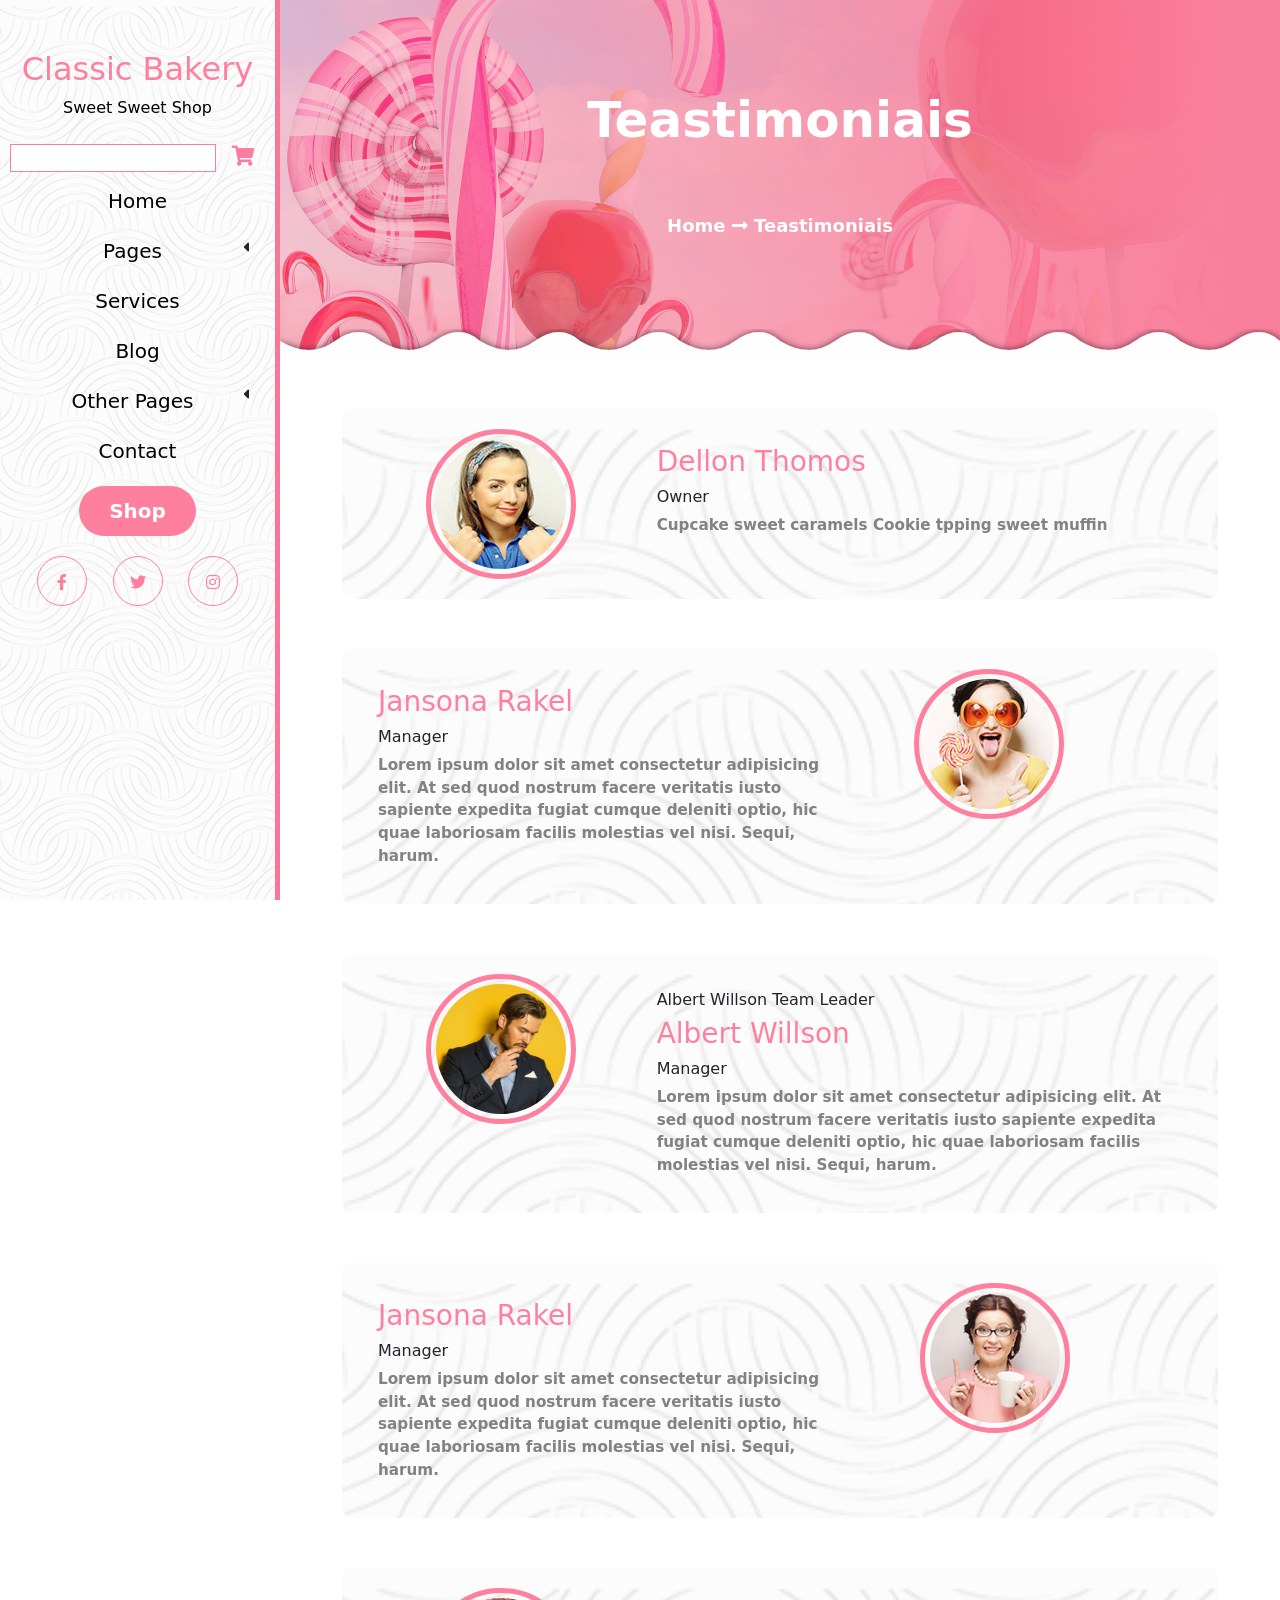
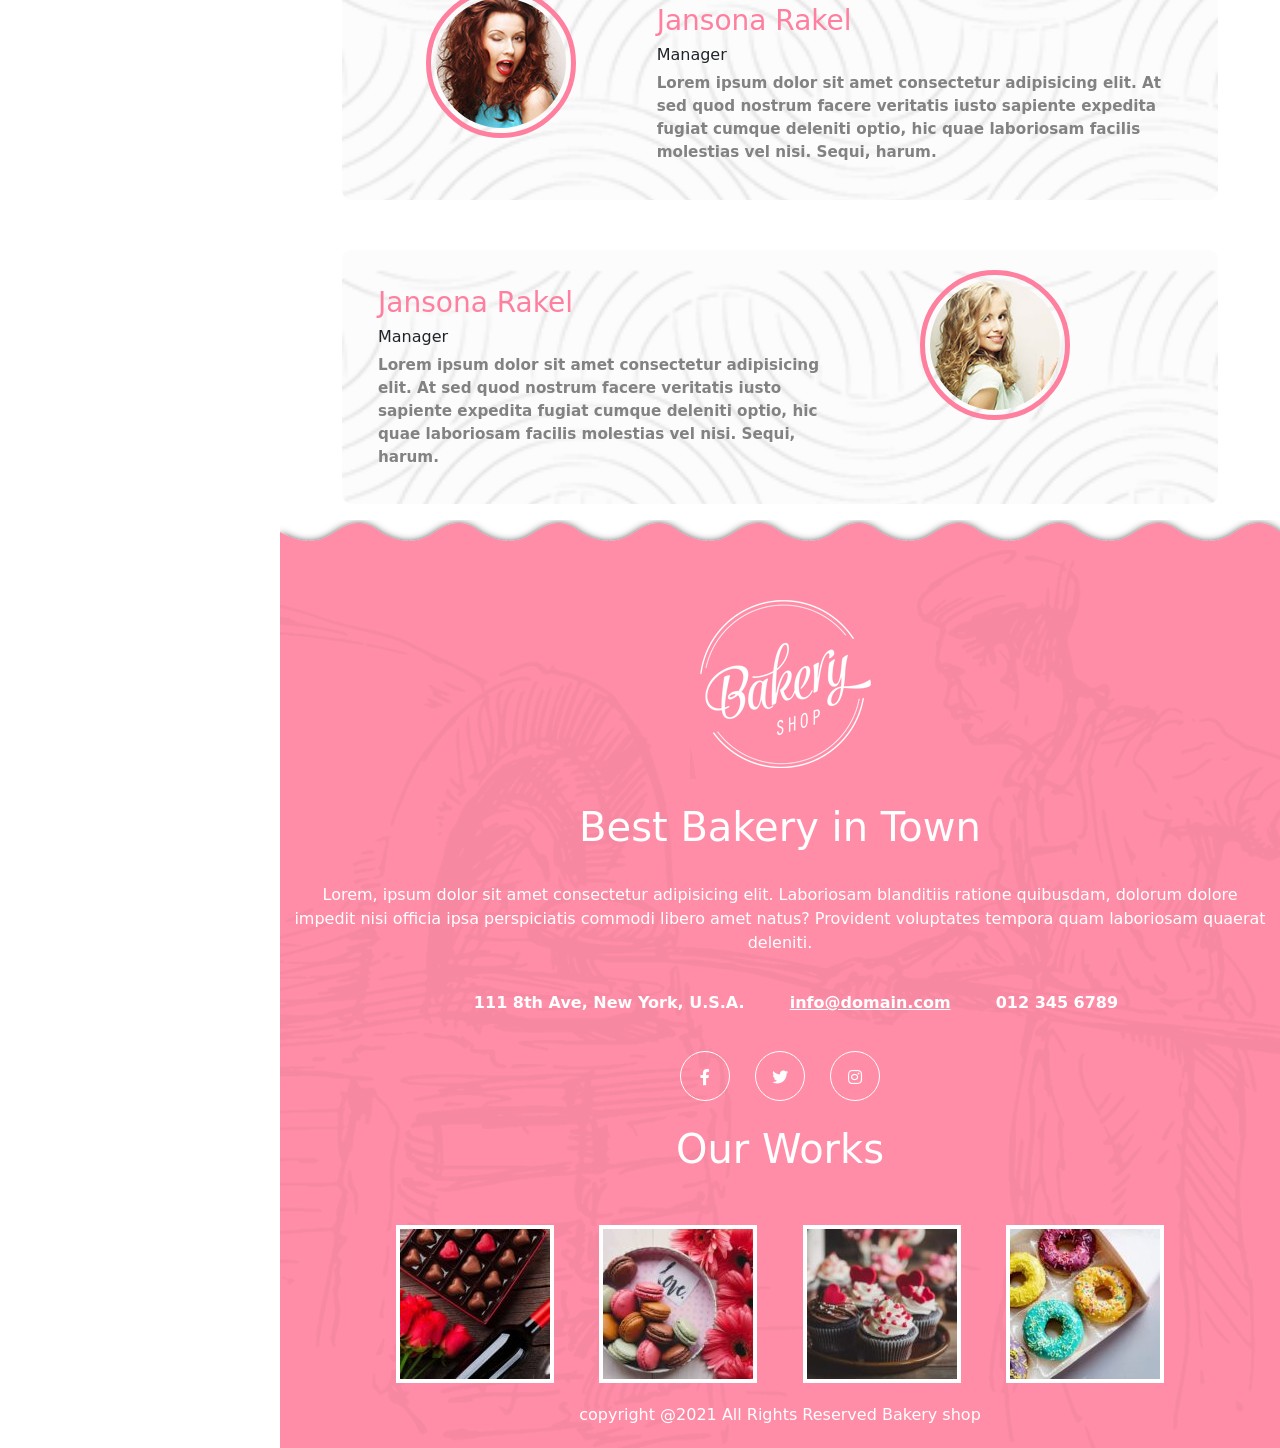
<file: pages/testimoniais_page.html>
<!DOCTYPE html>
<html lang="en">

<head>
    <meta charset="UTF-8">
    <meta http-equiv="X-UA-Compatible" content="IE=edge">
    <meta name="viewport" content="width=device-width, initial-scale=1.0">
    <!-- title -->
    <title>Teastimoniais - Classic Bakery</title>
    <!-- font awesome -->
    <link rel="stylesheet" href="https://pro.fontawesome.com/releases/v5.10.0/css/all.css"
        integrity="sha384-AYmEC3Yw5cVb3ZcuHtOA93w35dYTsvhLPVnYs9eStHfGJvOvKxVfELGroGkvsg+p" crossorigin="anonymous" />
    <!-- bootstrap -->
    <link href="https://cdn.jsdelivr.net/npm/bootstrap@5.1.3/dist/css/bootstrap.min.css" rel="stylesheet"
        integrity="sha384-1BmE4kWBq78iYhFldvKuhfTAU6auU8tT94WrHftjDbrCEXSU1oBoqyl2QvZ6jIW3" crossorigin="anonymous">
    <!-- wow css -->
    <link rel="stylesheet" href="../css/animate.css">
    <!-- icon -->
    <link rel="icon"
        href="https://www.theclassictemplates.com/demo/classic-bakery/wp-content/uploads/2021/05/cropped-h9-img-3-192x192.png"
        sizes="192x192" />
    <link rel="apple-touch-icon"
        href="https://www.theclassictemplates.com/demo/classic-bakery/wp-content/uploads/2021/05/cropped-h9-img-3-180x180.png" />
    <!-- main style -->
    <link rel="stylesheet" href="../css/main_style.css">
    <!-- home page style -->
    <link rel="stylesheet" href="../css/testimoniais_style.css">
</head>

<body>
    <input type="checkbox" id="check">
    <label for="check" class="icon-btn checkbtn">
        <i class="fas fa-bars"></i>
    </label>
    <!-- start nav left -->
    <nav>
        <div class="nav-header">
            <h2 class="tite1">Classic Bakery</h2>
            <p class="titel2">Sweet Sweet Shop</p>
            <input type="search" class="search-field" placeholder="" value="" name="s" />
            <a href="#" class="cart"><i class="fa fa-shopping-cart"></i></a>
        </div>
        <ul class="nav-ul">
            <li class="nav-ul-li">
                <a href="../index.html">Home</a>
            </li>
            <li class="nav-ul-li">
                <a href="">Pages</a>
                <span style="float: right;">
                    <i class="fas fa-sort-down  fa-rotate-90"></i>
                </span>
                <ul>
                    <li>
                        <i class="fas fa-sort-down fa-rotate-270"></i>
                        <a href="team_page.html">Team</a>
                    </li>
                    <li>
                        <i class="fas fa-sort-down fa-rotate-270"></i>
                        <a href="testimoniais_page.html">Testimoniais</a>
                    </li>
                    <li>
                        <i class="fas fa-sort-down fa-rotate-270 "></i>
                        <a href="faq_page.html">Faq</a>
                    </li>
                    <li>
                        <i class="fas fa-sort-down fa-rotate-270 "></i>
                        <a href="gallery_page.html">Gallery</a>
                    </li>
                </ul>
            </li>
            <li class="nav-ul-li">
                <a href="">Services</a>
            </li>
            <li class="nav-ul-li">

                <a href="">Blog</a>
            </li>
            <li class="nav-ul-li">
                <a href="">Other Pages</a>
                <i style="float: right;" class="fas fa-sort-down  fa-rotate-90 float-right"></i>
                <ul>
                    <li>
                        <i class="fas fa-sort-down fa-rotate-270"></i>
                        <a href="">Shop</a>
                    </li>
                    <li>
                        <i class="fas fa-sort-down fa-rotate-270"></i>
                        <a href="">My account</a>
                    </li>
                    <li>
                        <i class="fas fa-sort-down fa-rotate-270"></i>
                        <a href="">Cart</a>
                    </li>
                    <li>
                        <i class="fas fa-sort-down fa-rotate-270"></i>
                        <a href="">Checkout</a>
                    </li>
                </ul>
            </li>
            <li class="nav-ul-li">
                <a href="contact_us.html">Contact</a>
            </li>
            <li class="nav-ul-li">
                <input type="button" value="Shop" class="nav-btn rounded-pill">
            </li>
            <li class="nav-ul-li">
                <div class="icons">
                    <i class="fab fa-facebook-f"></i>
                    <i class="fab fa-twitter"></i>
                    <i class="fab fa-instagram"></i>
                </div>
            </li>
        </ul>
    </nav>
    <!-- end nav left -->
    <div class="main container-fuild">
        <!-- start nav top -->
        <navbar class="navbar container-fuild">
            <div class="container">
                <div class="row py-2 text-center">
                    <div class="col-9">
                        <h2 style="color: #ff8da7;" class="navbar-brand">Classic Baker</h2>
                        <h6 class="titel2">
                            Sweet Sweet Shop
                        </h6>
                    </div>
                    <div class="col-3">
                        <input type="checkbox" id="check">
                        <label for="check" class="checkbtn">
                            <i class="fas fa-bars"></i>
                        </label>
                    </div>
                </div>
                <div class="row py-2 text-center">
                    <div class="col-9">
                        <input class="form-control" type="text" placeholder="" aria-label="default input example">
                    </div>
                    <div class="col-3">
                        <input type="" id="check">
                        <label for="" class="checkbtn">
                            <i class="fa fa-shopping-cart"></i>
                        </label>
                    </div>
                </div>
            </div>
        </navbar>
        <!-- end nav top -->
        <!-- start page header -->
        <section class="sec-page-header">
            <div class="content">
                <div class="wow bounceIn">
                    <h1>Teastimoniais</h1>
                    <br>
                    <br>
                    <span>Home</span>
                    <i class="fas fa-long-arrow-alt-right"></i>
                    <span>Teastimoniais</span>
                </div>
                <svg width="100%" height="30" y="-3">
                    <defs>
                        <pattern id="ice-creaminner" x="0" y="0" width=".02" height="1">
                            <path fill="#FEFEFE" d="M0 30 V12 Q30 30 55 12 T100 12 V30z"></path>
                        </pattern>
                        <filter id="f2" x="0" y="0" width="200%" height="200%">
                            <feOffset result="offOut" in="SourceAlpha" dx="0" dy="2"></feOffset>
                            <feGaussianBlur result="blurOut" in="offOut" stdDeviation="4"></feGaussianBlur>
                            <feBlend in="SourceGraphic" in2="blurOut" mode="normal"></feBlend>
                        </filter>
                    </defs>
                    <rect width="5000" height="30" fill="url(#ice-creaminner)" filter="url(#f2)"></rect>
                </svg>
            </div>
        </section>
        <!-- end header -->

        <!-- start section of testimoniais -->
        <section class="sec-test container">
            <div class="sec card mb-3 wow bounceIn">
                <div class="row g-0">
                    <div class="col-md-4 col-sm-12">
                        <img class="img1" src="../img/testimmonials/3.jpg" class="img-fluid rounded-start" alt="...">
                    </div>
                    <div class="col-md-8">
                        <div class="card-body">
                            <h3 class="card-title">Dellon Thomos</h3>
                            <h6 class="card-text">Owner</h6>
                            <p class="card-text">Cupcake sweet caramels Cookie tpping sweet muffin</p>
                        </div>
                    </div>
                </div>
            </div>
            <div class=" sec card mb-3 wow bounceIn">
                <div class="row g-0">
                    <div class="col-md-7">
                        <div class="card-body">
                            <h3 class="card-title">Jansona Rakel</h3>
                            <h6 class="card-text">Manager</h6>
                            <p class="card-text">Lorem ipsum dolor sit amet consectetur adipisicing elit.
                                At sed quod nostrum facere veritatis iusto sapiente expedita fugiat cumque deleniti
                                optio,
                                hic quae laboriosam facilis molestias vel nisi. Sequi, harum.</p>
                        </div>
                    </div>
                    <div class="col-md-4">
                        <img class="img1" src="../img/testimmonials/1.jpg" class="img-fluid rounded" alt="...">
                    </div>
                </div>
            </div>
            <div class="sec card mb-3 wow bounceIn" >
                <div class="row g-0">
                    <div class="col-md-4">
                        <img class="img1" src="../img/testimmonials/Mask-Group-835@2x@2x.jpg"
                            class="img-fluid rounded-start" alt="...">
                    </div>
                    <div class="col-md-8">
                        <div class="card-body">
                            <h6>Albert Willson Team Leader</h6>
                            <h3 class="card-title">Albert Willson</h3>
                            <h6 class="card-text">Manager</h6>
                            <p class="card-text">Lorem ipsum dolor sit amet consectetur adipisicing elit.
                                At sed quod nostrum facere veritatis iusto sapiente expedita fugiat cumque deleniti
                                optio,
                                hic quae laboriosam facilis molestias vel nisi. Sequi, harum.</p>
                        </div>
                    </div>
                </div>
            </div>
            <div class=" sec card mb-3 wow bounceIn">
                <div class="row">
                    <div class="col-md-7">
                        <div class="card-body">
                            <h3 class="card-title">Jansona Rakel</h3>
                            <h6 class="card-text">Manager</h6>
                            <p class="card-text">Lorem ipsum dolor sit amet consectetur adipisicing elit.
                                At sed quod nostrum facere veritatis iusto sapiente expedita fugiat cumque deleniti
                                optio,
                                hic quae laboriosam facilis molestias vel nisi. Sequi, harum.</p>
                        </div>
                    </div>
                    <div class="col-md-4">
                        <img class="img1" src="../img/testimmonials/2.jpg" class="img-fluid rounded" alt="...">
                    </div>
                </div>
            </div>
            <div class="sec card mb-3 wow bounceIn">
                <div class="row g-0">
                    <div class="col-md-4">
                        <img class="img1" src="../img/testimmonials/4.jpg" class="img-fluid rounded-start" alt="...">
                    </div>
                    <div class="col-md-8">
                        <div class="card-body">
                            <h3 class="card-title">Jansona Rakel</h3>
                            <h6 class="card-text">Manager</h6>
                            <p class="card-text">Lorem ipsum dolor sit amet consectetur adipisicing elit.
                                At sed quod nostrum facere veritatis iusto sapiente expedita fugiat cumque deleniti
                                optio,
                                hic quae laboriosam facilis molestias vel nisi. Sequi, harum.</p>
                        </div>
                    </div>
                </div>
            </div>
            <div class=" sec card mb-3 wow bounceIn">
                <div class="row">
                    <div class="col-md-7">
                        <div class="card-body">
                            <h3 class="card-title">Jansona Rakel</h3>
                            <h6 class="card-text">Manager</h6>
                            <p class="card-text">Lorem ipsum dolor sit amet consectetur adipisicing elit.
                                At sed quod nostrum facere veritatis iusto sapiente expedita fugiat cumque deleniti
                                optio,
                                hic quae laboriosam facilis molestias vel nisi. Sequi, harum.</p>
                        </div>
                    </div>
                    <div class="col-md-4">
                        <img class="img1" src="../img/testimmonials/5.jpg" class="img-fluid rounded" alt="...">
                    </div>
                </div>
            </div>
        </section>
        <!-- end section of testimoniais -->

        <!-- start footer -->
        <svg width="100%" height="30" y="-3">
            <defs>
                <pattern id="footer-ices-cream" x="0" y="0" width=".02" height="1">
                    <path fill="#ff8da7" d="M0 30 V12 Q30 30 55 12 T100 12 V30z"></path>
                </pattern>
                <filter id="f2" x="0" y="0" width="200%" height="200%">
                    <feOffset result="offOut" in="SourceAlpha" dx="0" dy="2"></feOffset>
                    <feGaussianBlur result="blurOut" in="offOut" stdDeviation="4"></feGaussianBlur>
                    <feBlend in="SourceGraphic" in2="blurOut" mode="normal"></feBlend>
                </filter>
            </defs>
            <rect width="5000" height="30" fill="url(#footer-ices-cream)" filter="url(#f2)"></rect>
        </svg>
        <footer id="footer">
            <div class="sec-footer container">
                <img src="../img/logo.png" class="wow bounceIn image" />
                <br>
                <br>
                <div class="wow bounceIn">
                    <h1 class=" heading-font font-weight-500">Best Bakery in Town</h1>
                    <br>
                    <p>Lorem, ipsum dolor sit amet consectetur adipisicing elit. Laboriosam blanditiis ratione
                        quibusdam, dolorum dolore impedit nisi officia ipsa perspiciatis commodi libero amet natus?
                        Provident voluptates tempora quam laboriosam quaerat deleniti.
                    </p>
                    <ul>
                        <li>111 8th Ave, New York, U.S.A.</li>
                        <li><a href="mailto:info@domain.com">info@domain.com</a></li>
                        <li>012 345 6789</li>
                    </ul>
                </div>

                <div class="icons wow bounceIn">
                    <i class="fab fa-facebook-f"></i>
                    <i class="fab fa-twitter"></i>
                    <i class="fab fa-instagram"></i>
                </div>
                <br>
                <h1 class="wow bounceIn">Our Works</h1>
                <br>
                <div class="galleryx text-center wow bounceIn">
                    <div class='gallery-icon text-center'>
                        <img src="../img/footer/footer_1.jpg" alt="" />
                    </div>
                    <div class='gallery-icon text-center'>
                        <img src="../img/footer/footer_2.jpg" alt="" />
                    </div>
                    <div class='gallery-icon text-center'>
                        <img src="../img/footer/footer_3.jpg" alt="" />
                    </div>
                    <div class='gallery-icon text-center'>
                        <img src="../img/footer/footer_4.jpg" alt="">
                    </div>
                </div>
                <p>copyright @2021 All Rights Reserved Bakery shop</p>
        </footer>
        <!-- end footer -->
    </div>

    <!-- bootstrap js -->
    <script src="https://cdn.jsdelivr.net/npm/bootstrap@5.1.3/dist/js/bootstrap.bundle.min.js"
        integrity="sha384-ka7Sk0Gln4gmtz2MlQnikT1wXgYsOg+OMhuP+IlRH9sENBO0LRn5q+8nbTov4+1p"
        crossorigin="anonymous"></script>
     <!-- wow js -->
     <script src="../js/wow.min.js"></script>
     <script>
         new WOW().init();
     </script>
</body>

</html>
</file>
<file: css/main_style.css>
body {
    background-color: #fff;
}

.main {
    padding: 0;
    margin-left: 280px;
}

/* --------------------------------------------------------- navber style ----------------------------------------------------------------------*/

.checkbtn {
    font-size: 25px;
    color: #ff7f9f;
    float: right;
    cursor: pointer;
    display: none;
}

#check {
    display: none;
    visibility: visible;
}


nav {
    align-items: center;
    height: 100vh;
    width: 280px;
    padding-top: 50px;
    background: url(../img/header-bg.png) no-repeat;
    background-size: cover;
    background-color: #f9f9f9;
    position: fixed;
    top: 0;
    left: 0;
    border-right: 5px solid #f87797;
    text-align: center;
    z-index: 5;
}

nav .tite1,
.navbar .tite1 {
    color: #ff7f9f;
}

nav .titel2,
.navbar .tite2 {
    color: black;
}

nav .search-field {
    border: 1px solid #fa7f9c;
}


nav .cart i {
    color: #fa7f9c;
    margin: 10px;
    font-size: 20px;
}

nav .nav-ul {
    padding: 0;
    margin: 0;
}

nav .nav-ul .nav-ul-li {
    list-style: none;
    margin: 0;
    padding: 10px 20px;
}

nav .nav-ul .nav-ul-li a {
    color: black;
    text-decoration: none;
    font-size: 20px;
}

nav .nav-ul ul {
    position: absolute;
    visibility: hidden;
}

nav .nav-ul .nav-ul-li:hover>ul {
    visibility: visible;
}

nav .nav-ul .nav-ul-li ul {
    background: url(../img/header-bg.png) no-repeat;
    background-size: cover;
    background-color: #f4f0ed;
    margin: 0;
    margin-top: -30px;
    margin-left: 255px;
    min-width: 200px;
    text-align: left;
    padding: 0px 15px;
    border-left: 5px solid #ff819f;
}

nav .nav-ul .nav-ul-li ul li {
    list-style: none;
    padding: 10px 0;
}

nav .nav-ul .nav-ul-li ul li a {
    margin-left: 10px;
}

nav .nav-ul .nav-ul-li .icons i {
    width: 50px;
    height: 50px;
    margin-right: 10px;
    margin-left: 10px;
    line-height: 50px;
    border-radius: 50%;
    color: #ff7f9f;
    justify-content: center;
    text-align: center;
    border: 1px solid #ff7f9f;
}

nav .nav-ul .nav-ul-li .icons i:hover {
    color: #fff;
    background-color: #ff7f9f;
}

.nav-btn,
.sec-slider .slider-btn {
    background-color: #ff7f9f;
    color: white;
    padding: 10px 30px;
    border: 0;
    font-weight: bold;
    font-size: 20px;
}

.navbar {
    visibility: hidden;
    display: none;
    background-color: #f4f0ed;
}

.navbar .row {
    width: 100%;
}

/* ---------------------------------------------------------end navber style ----------------------------------------------------------------------*/

/* sec */
.sec {
    text-align: center;
    margin-top: 50px;
    margin-bottom: 50px;
}

.sec h1 {
    color: #ff7f9f;
}

.sec p {
    font-size: 0.95rem;
    color: #828282;
}

/* line left, icon, line right */
.sec-header {
    text-align: center;
    padding: 30px 0;
}

.sec-header img {
    width: 40px;
}

.sec-header .sec-header-l,
.sec-header .sec-header-r {
    border-top: 1px solid #d3b898;
    width: 20%;
    display: inline-block;
}

.sec-header .sec-header-l {
    margin-right: 30px;
}

.sec-header .sec-header-r {
    margin-left: 30px;
}

/* sec page header */
.sec-page-header {
    background: url(../img/page_header.jpg);
    background-size: cover !important;
    background-position: center !important;
}

.sec-page-header .content {
    background: linear-gradient(to left, #fa7f9c 5%, #fa7f9c61 100%);
    text-align: center;
    color: #fff;
}

.sec-page-header .content div {
    font-size: 18px;
    font-weight: bold;
    padding: 10vh 0;
}

.sec-page-header .content div h1 {
    font-weight: bold;
    font-size: 50px;
}

/* ---------------------------------------------------------footer style ----------------------------------------------------------------------*/
footer {
    background: #ff8da7 url(../img/section_bg.png) no-repeat top;
    background-size: cover;
    padding-top: 50px;
    padding-bottom: 5px;
    text-align: center;
}

footer h1,
footer a,
footer a:hover,
footer p {
    color: #fff;
}

footer ul li {
    font-weight: bold;
    color: #fff;
    display: inline-block;
    padding: 20px;
}

.gallery-icon {
    display: inline-block;
    margin: 20px;
    border: white solid 4px;
}

.gallery-icon img {
    width: 150px;
    height: 150px;
}

footer .icons i {
    width: 50px;
    height: 50px;
    margin-right: 10px;
    margin-left: 10px;
    line-height: 50px;
    border-radius: 50%;
    color: white;
    border: 1px solid white;
    justify-content: center;
    text-align: center;
}

footer .icons i:hover {
    color: #ff7f9f;
    background-color: white;
}


/* ---------------------------------------------------------end footer style ----------------------------------------------------------------------*/

/* phone */
@media (max-width:858px) {
    .main {
        margin-left: 0;
    }

    .checkbtn {
        display: block;
    }

    nav {
        visibility: hidden;
        width: 200px;
    }

    nav .nav-header {
        visibility: hidden;
        height: 0;
    }

    nav .nav-ul .nav-ul-li ul {
        margin-left: 175px;
    }
    nav .nav-ul .nav-ul-li .icons i {
        width: 30px;
        height: 30px;
        margin-right: 5px;
        margin-left: 5px;
        line-height: 30px;
    }

    .navbar {
        visibility: visible;
        display: block;
    }

    .sec-slider {
        margin-top: 0;
    }

    #check:checked~nav {
        visibility: visible;
        z-index: 100;
    }

    .icon-btn.checkbtn {
        visibility: hidden;
    }

    .gallery-icon img {
        width: 50px;
        height: 50px;
    }

}
</file>
<file: css/home_style.css>
/* ---------------------------------------------------------- slider -------------------------------------------------------------------------------- */

.sec-slider,
.sec-slider .carousel .w-100 {
    height: 100vh;
}

.sec-slider .carousel-caption {
    top: 0;
    background-color: rgba(0, 0, 0, 0.5);
    width: 100%;
    left: 0;
    bottom: 0;
    padding-top: 20vh;
}

/*---------------------------------------------------------- end slider ---------------------------------------------------------------------------*/
/*---------------------------------------------------------- start area-inner ---------------------------------------------------------------------------*/
.sec-area-inner {
    margin-top: 50px;
    margin-bottom: 50px;
}
.sec-area-inner .card {
    border: 0;
}
.sec-area-inner .all {
    border: 0;
    background:  url(../img/area-inner/area_inner_bg.png);
    padding: 10px;
    box-shadow: 0px 1px 0px 2px #efefef7a;
    background-color: #ffffff;
}
.sec-area-inner .content {
    padding: 50px 20px;
    width: 100%;
    /* height: 60vh; */
    border: 1px dashed #ccccca;
}
.sec-area-inner .content img {
    width: 100%;
    height: 50vh;
}

/*---------------------------------------------------------- end sec-area-inner ---------------------------------------------------------------------------*/
/*---------------------------------------------------------- section  our products ---------------------------------------------------------------------------*/

/* section of our products */
.sec-our-products {
    background-image: url(../img/product/products_bg.png);
    background-repeat: no-repeat;
    background-position: right;
}

.sec-our-products .card {
    border: 0;
}

.sec-our-products .card .chose h1,
.sec-our-products .card .chose p,
.sec-our-products .card .chose img {
    margin-top: 15px;
}


.sec-our-products .chose {
    background-image: url(../img/header-bg.png);
    background-color: #f9f9f9;
    align-items: center;
    padding: 20px;
}

/*---------------------------------------------------------- end our products  ---------------------------------------------------------------------------*/
/*---------------------------------------------------------- start our-gallery  ---------------------------------------------------------------------------*/
.sec-our-gallery .chose {
    background-image: url(../img/header-bg.png);
    background-color: #fa7f9c;
    align-items: center;
    padding: 50px 20px;
}
.sec-our-gallery .chose h1 {
    color: #fff;
}
.sec-our-gallery .chose p {
    font-weight: bold;
}
.sec-our-gallery .col img {
    width: 100%;
    height: 50vh;
}
/*---------------------------------------------------------- end our-gallery  ---------------------------------------------------------------------------*/
/*---------------------------------------------------------- sttart  FEATURED ITEM   ---------------------------------------------------------------------------*/

.sec-featured-item .card {
    border: 0;
    border-radius: 0;
}

.sec-featured-item .card .content img {
    border-radius: 0;
}

.sec-featured-item .card .content {
    border: 1px solid #b9b5b4;
    border-radius: 0;
}

.sec-featured-item .card .content h1 {
    color: #000;
    font-size: 25px;
}

/*---------------------------------------------------------- end FEATURED ITEM  ---------------------------------------------------------------------------*/
/*---------------------------------------------------------- start about  ---------------------------------------------------------------------------*/

.sec-about {
    text-align: center;
}

.sec-about .content-center {
    background-image: url(../img/about/aboutbg.png);
    background-repeat: no-repeat;
    background-size: cover;
    padding: 20px;
}

.sec-about .content-center .data {
    border: 1px dashed #828282;
    padding: 20px;
    height: 100%;
    padding-top: 100px;
}

.sec-about .content-center .data h1 {
    margin-top: 30px;
    color: #fa7f9c;
}

.sec-about .content-center .data p {
    margin-top: 30px;
    margin-bottom: 30px;
    color: #828282;
    font-size: 0.95rem;
}

/*---------------------------------------------------------- start our chefs  ---------------------------------------------------------------------------*/

.sec-our-chefs {
    background-image: url(../img/section_bg.png);
    background-repeat: no-repeat;
}

.sec-our-chefs .card {
    border: 0;
    border-radius: 0;
}

.sec-our-chefs .card .content {
    border: 1px solid #ccc;
}

.sec-our-chefs .card .content h1 {
    color: #ff7f9f;
}

.sec-our-chefs .card .content i {
    width: 50px;
    height: 50px;
    margin-right: 10px;
    margin-left: 10px;
    line-height: 50px;
    border-radius: 50%;
    color: #ff7f9f;
    justify-content: center;
    text-align: center;
    border: 1px solid #ff7f9f;
}

.sec-our-chefs .card .content i:hover {
    color: #fff;
    background-color: #ff7f9f;
}

/*---------------------------------------------------------- end of our chefs  ---------------------------------------------------------------------------*/


/*---------------------------------------------------------- start testimonials  ---------------------------------------------------------------------------*/

.sec-testimonials {
    background-image: url(../img/testimmonials/testimonials_bg.jpg);
    background-size: cover;
    background-repeat: no-repeat;
    margin-top: 50px;
    margin-bottom: 50px;
}

.sec-testimonials .all {
    background-color: rgba(0, 0, 0, 0.4);
}

.sec-testimonials .testimonials-l {
    background: #f9f9f9 url(../img/header-bg.png);
    background-size: cover;
    background-repeat: no-repeat;
    padding: 20px;
    width: 100%;
    height: 100%;
    text-align: center;
}

.sec-testimonials .testimonials-l img {
    margin-top: 30px;
    margin-bottom: 50px;
    width: 100px;
    height: 100px;
    border-radius: 10px;
}

.sec-testimonials .testimonials-l h4 {
    color: #fa7f9c;
    margin-top: 30px;
    margin-bottom: 10px;
}

.sec-testimonials .testimonials-l h6 {
    color: #828282;
}

.sec-testimonials .testimonials-l p {
    font-size: 30px;
}

.sec-testimonials .testimonials-r {
    background-color: #fbfbfb;
    padding: 20px;
    text-align: center;
}

.sec-testimonials .testimonials-r img {
    margin-top: 50px;
    margin-bottom: 20px;
}

.sec-testimonials .testimonials-r h1 {
    color: #fa7f9c;
    margin-bottom: 30px;
}

.sec-testimonials .testimonials-r input {
    margin-bottom: 10px;
}

.sec-testimonials .testimonials-r button {
    margin-top: 20px;
    background-color: #ff7f9f;
    color: #fff;
    border: 0;
    border-radius: 30px;
}

/*---------------------------------------------------------- end testimonials  ---------------------------------------------------------------------------*/

/*---------------------------------------------------------- start OUR FEATURED  ---------------------------------------------------------------------------*/

.sec-our-features {
    background-image: url(../img/features_bg.png);
    background-repeat: no-repeat;
}

.sec-our-features i {
    font-size: 50px;
    height: 125px;
    width: 125px;
    line-height: 125px;
    margin-bottom: 40px;
    background-color: #ff7f9f;
    color: #fff;
    border-radius: 50%;
}

/*---------------------------------------------------------- end OUR FEATURED  ---------------------------------------------------------------------------*/

/*---------------------------------------------------------- start  Contact  ---------------------------------------------------------------------------*/
.sec-contact {
    background-image: url(../img/contact_us_bg.jpg);
    background-repeat: no-repeat;
    background-size: cover;
}

.sec-contact .content {
    background: linear-gradient(to left, #fa7f9c 5%, #fa7f9c61 100%);
    text-align: center;
}

.sec-contact .content .data {
    padding: 20vh 0;
}

.sec-contact .content h1,
.sec-contact .content h5 {
    color: #fff;
}

.sec-contact .content h1 {
    font-size: 60px;
}

.sec-contact .content button {
    background-color: #fff;
    padding: 10px 50px;
    color: #fa7f9c;
    margin-top: 30px;
    border-radius: 30px;
    border: 2px solid #ff7f9f;
    font-size: 25px;
    outline: 2px solid #fff;
}

.sec-contact .content button:hover {
    background-color: #fa7f9c;
    color: #fff;
    border: 2px solid #ff7f9f;
    outline: 2px solid #fff;
}

/*---------------------------------------------------------- end Contact  ---------------------------------------------------------------------------*/

/*---------------------------------------------------------- start latest-posts   ---------------------------------------------------------------------------*/
.sec-latest-posts .card {
    border: 0;
    border-radius: 0;
}

.sec-latest-posts .card .card-body {
    text-align: left;
}

.sec-latest-posts .card .card-body h5,
.sec-latest-posts .card .card-body h3,
.sec-latest-posts .card .card-body i {
    color: #ff7f9f;
    margin-bottom: 10px;
}

.sec-latest-posts .card .card-body p {
    color: #828282;
}

.sec-latest-posts .card .card-body i {
    font-size: 30px;
}

/*---------------------------------------------------------- end latest-posts   ---------------------------------------------------------------------------*/

/*---------------------------------------------------------- start  subscribe  ---------------------------------------------------------------------------*/
.sec-subscribe {
    text-align: center;
    background-image: url(../img/subscribe_bg.jpg);
    background-repeat: no-repeat;
    background-size: cover;
    margin-bottom: 50px;
    width: 70%;
    padding: 20px;
}

.sec-subscribe .content {
    border: 1px dashed #b9b5b4;
    padding: 20px;
}

.sec-subscribe h1,
.sec-subscribe p {
    color: #fff;
}

.sec-subscribe .content input {
    border-radius: 30px;
    border: 0;
}

.sec-subscribe .content button {
    background-color: #ff7f9f;
    color: #fff;
    border: 0;
    border-radius: 30px;
}

/*---------------------------------------------------------- end  subscribe ---------------------------------------------------------------------------*/

/* phone */
@media (max-width:858px) {
    .sec-slider {
        margin-top: 0;
    }
}
</file>
<file: css/contact_us.css>
.sec-page-header  {
    background: url(../img/contact_us/contact_us_header.jpg);
}

.sec-contact-info i {
    font-size: 30px;
    color: #fa7f9c;
    margin: 20px 0;
}
.sec-contact-info h3 {
    color: #fa7f9c;
}
.sec-contact-info p {
    color: #999;
}

.sec-form {
    width: 85%;
    border: 1px solid #fa7f9c;
    padding: 20px;
    background-color: #ffe5eb;
    margin-top: 50px;
    margin-bottom: 50px;
    box-shadow: 0 3px 10px 0px rgb(0 0 0 / 12%);
}
.sec-form img {
    margin: 50px 0;
}
.sec-form h2 {
    color: #fa7f9c;
}
.sec-form p{
    color: #999;
}
.sec-form label {
    color: #999;
    font-weight: bold;
}
.sec-form input,
.sec-form textarea
 {
    border: 0;
    border-radius:  8px;
}
@media (max-width:858px) {
    .sec-form img {
        width: 70%;
    }
}
</file>
<file: css/faq_style.css>
.accordion-collapse{
    width: 94%;
    border: none;
    background-color: white;
    text-align: left;
    margin: 10px;
}

.container {
    margin-top: 50px;
    margin-bottom: 50px;
}

.accordion{
    margin-top: 20px;
}
i{
    font-size: 20px;
    margin: 5px;
}

.accordion-item{
    padding: 5px 10px;
}
</file>
<file: css/gallery_style.css>
/*---------------------------------------------------------- start our-gallery  ---------------------------------------------------------------------------*/
.sec-our-gallery .col img {
    width: 100%;
    height: 50vh;
}
/*---------------------------------------------------------- end our-gallery  ---------------------------------------------------------------------------*/
</file>
<file: css/team_style.css>
.sec-our-chefs {
    background-image: url(../img/section_bg.png);
    background-repeat: no-repeat;
}

.sec-our-chefs .card {
    border: 0;
    border-radius: 0;
}

.sec-our-chefs .card .content {
    border: 1px solid #ccc;
}

.sec-our-chefs .card .content h1 {
    color: #ff7f9f;
}

.sec-our-chefs .card .content i {
    width: 50px;
    height: 50px;
    margin-right: 10px;
    margin-left: 10px;
    line-height: 50px;
    border-radius: 50%;
    color: #ff7f9f;
    text-align: center;
    border: 1px solid #ff7f9f;
}

.sec-our-chefs .card .content i:hover {
    color: #fff;
    background-color: #ff7f9f;
}
</file>
<file: css/testimoniais_style.css>
.img1{
    border: 5px solid #ff7f9f;
    border-radius: 50%;
    width: 150px;
    height: 150px;
    padding: 5px;
    /* margin-left: 50px;
    margin-top: 10px; */
}

.sec{
    background: url(../img/testimmonials/header-bg.png) no-repeat;
    background-size: cover;
    background-color: #f9f9f9;
    border-radius: 10px;
    border: none;
    padding:20px ;
    z-index: -1;
}
.sec .card-body {
    text-align: start;
}
.sec h3{
color: #ff7f9f;
}
.sec p {
    font-weight: bold;
}
.sec-test {
    width: 90%;
}
</file>
